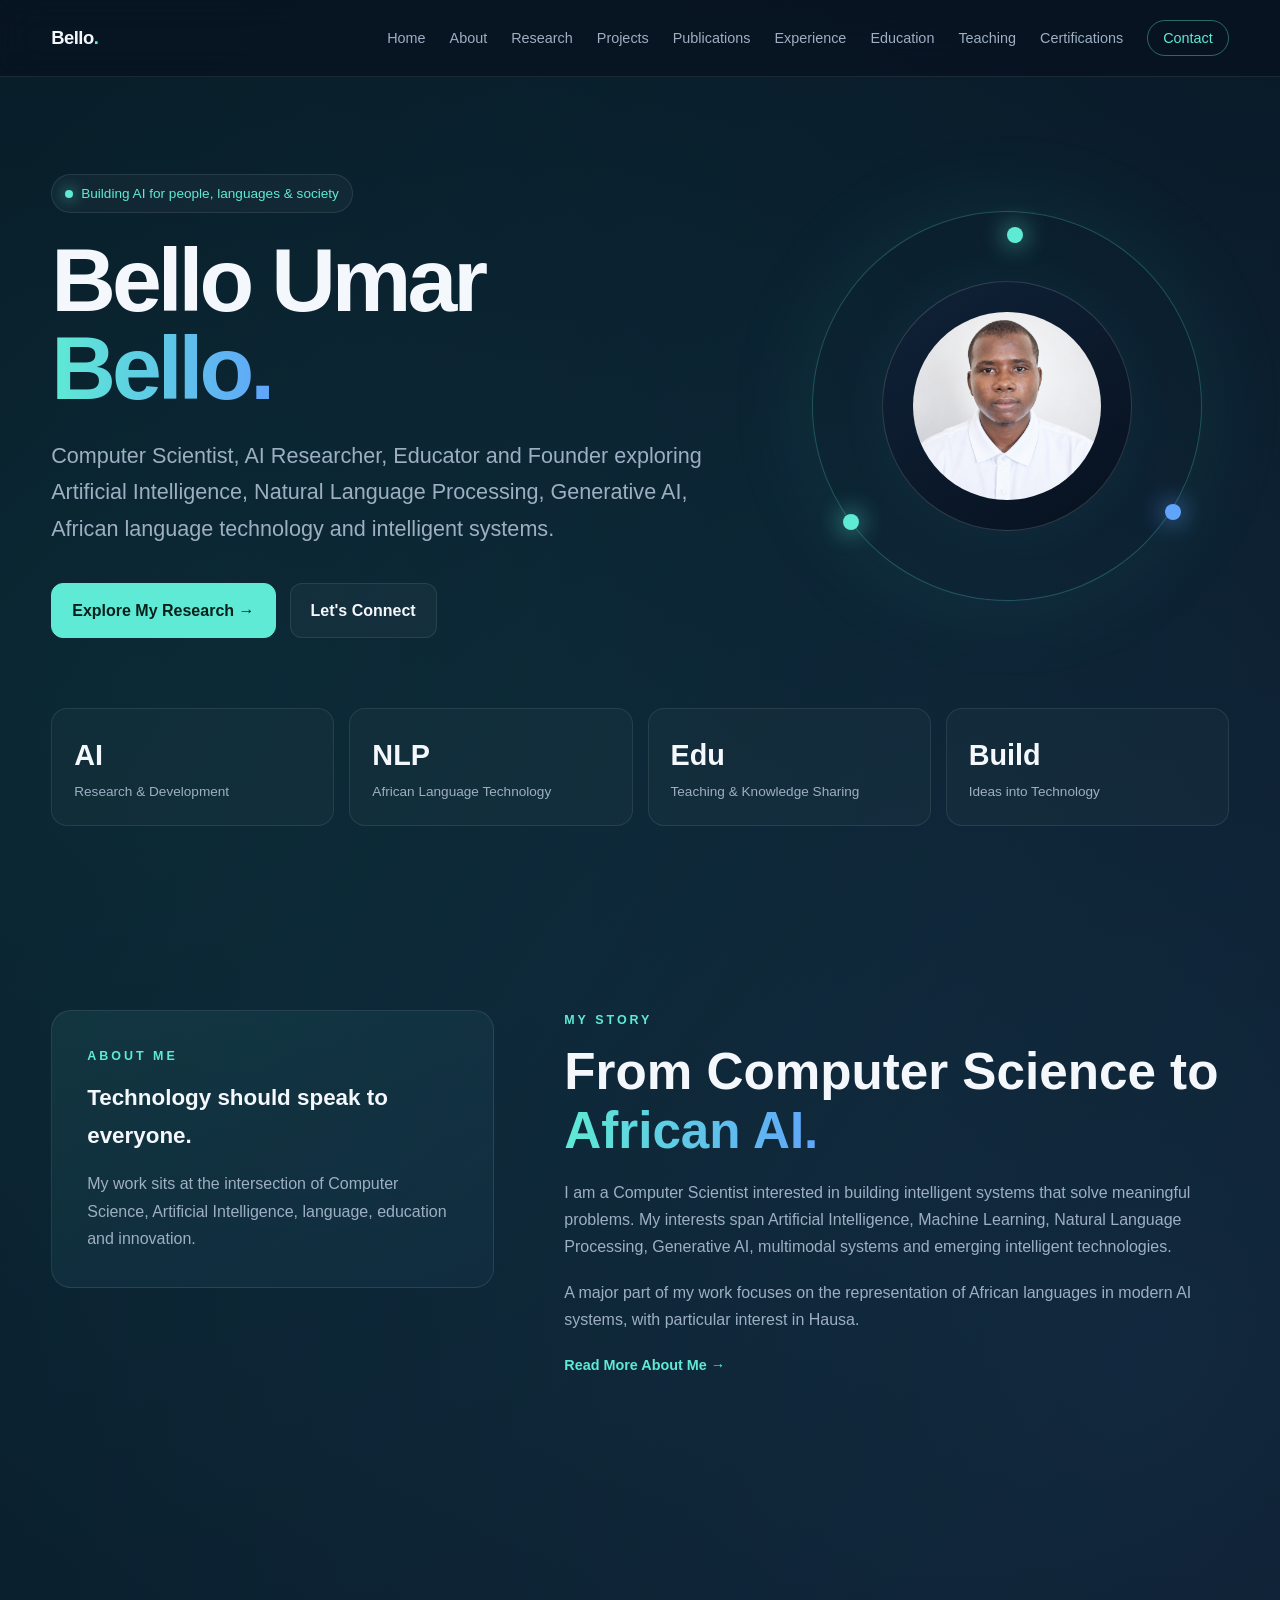
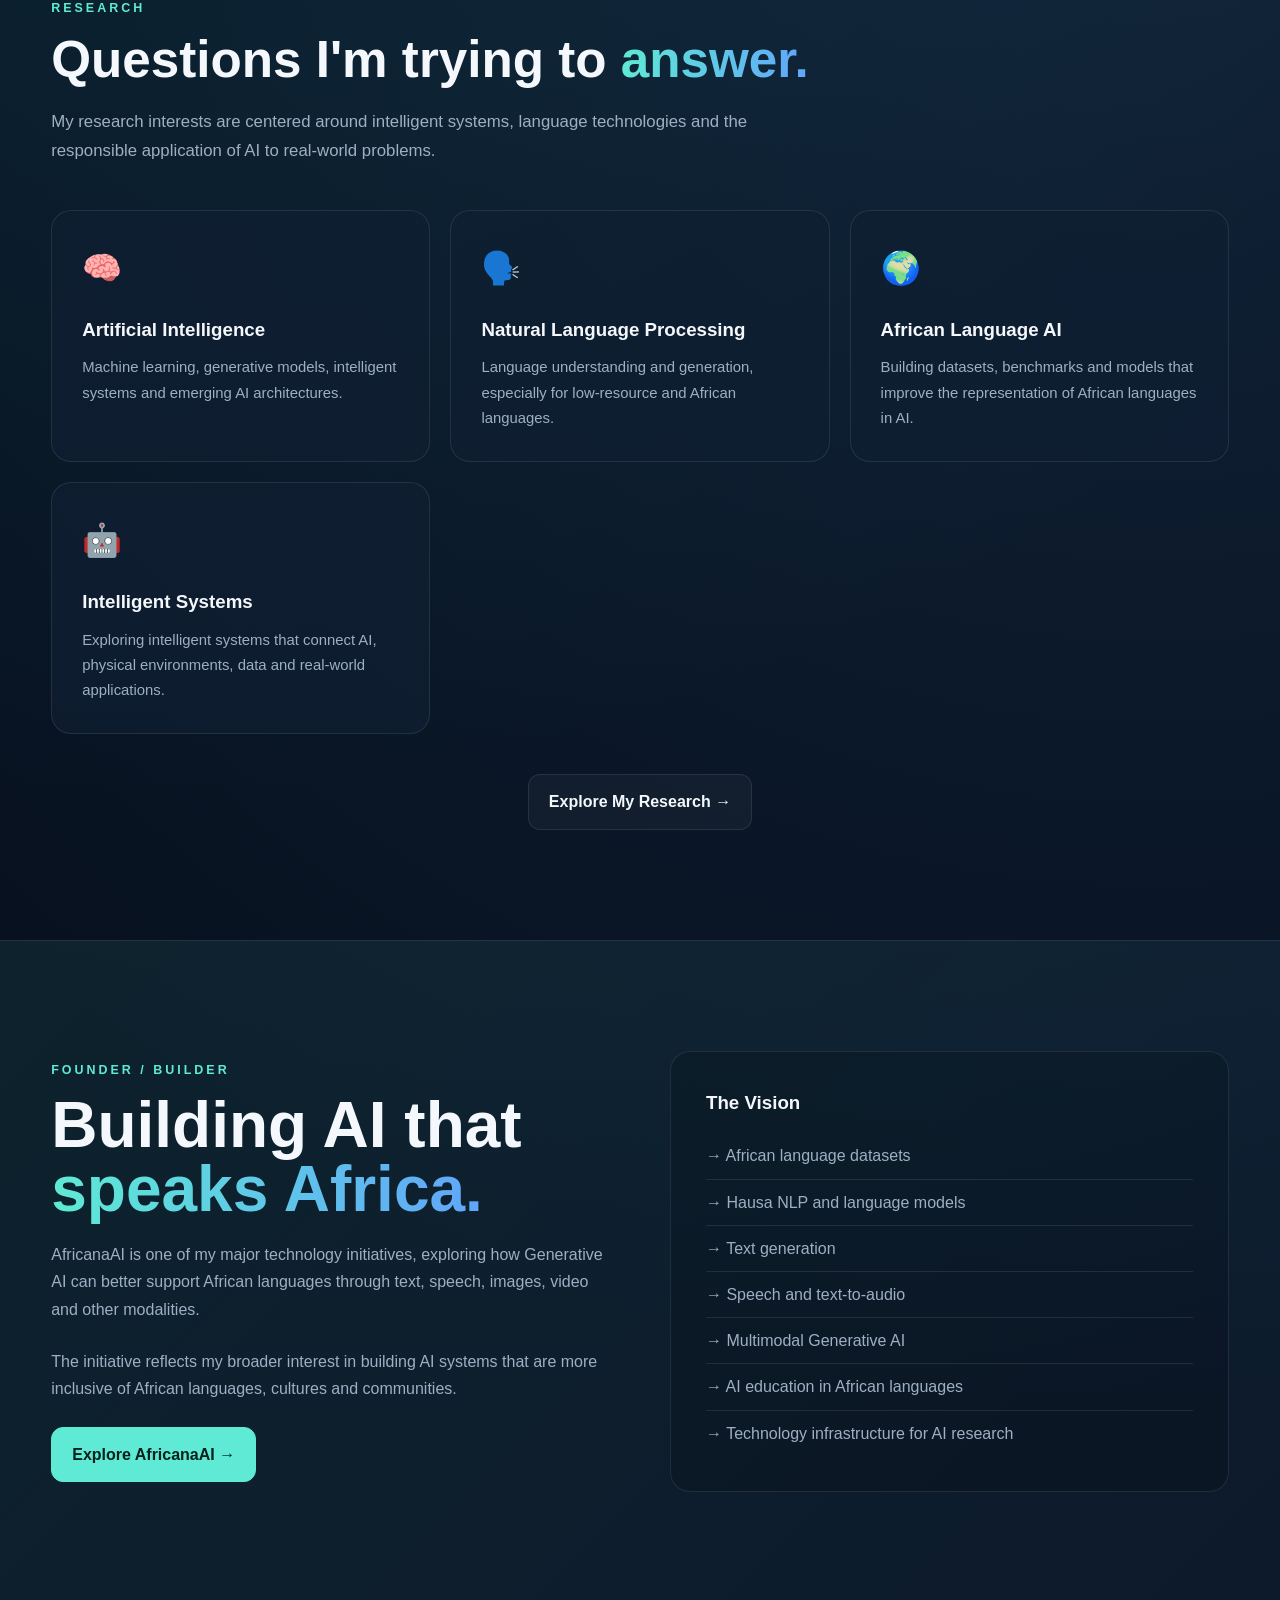
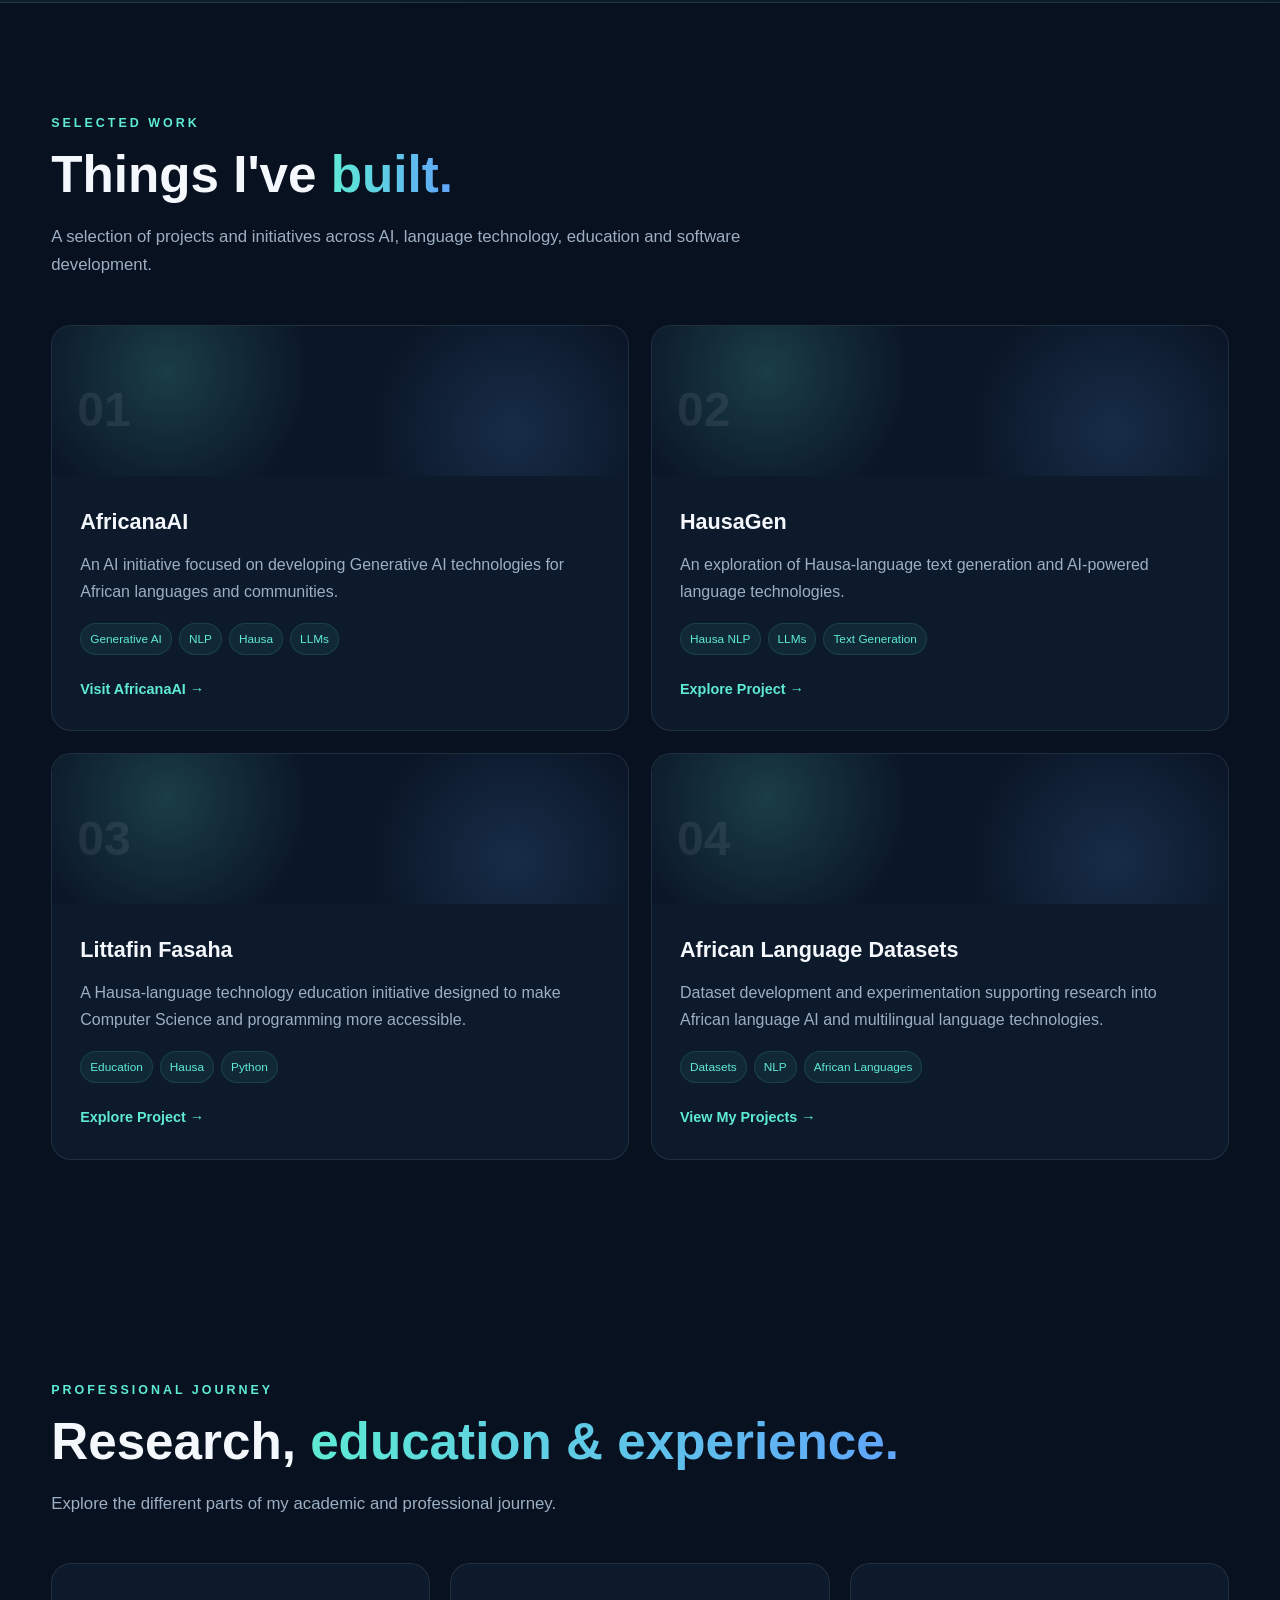
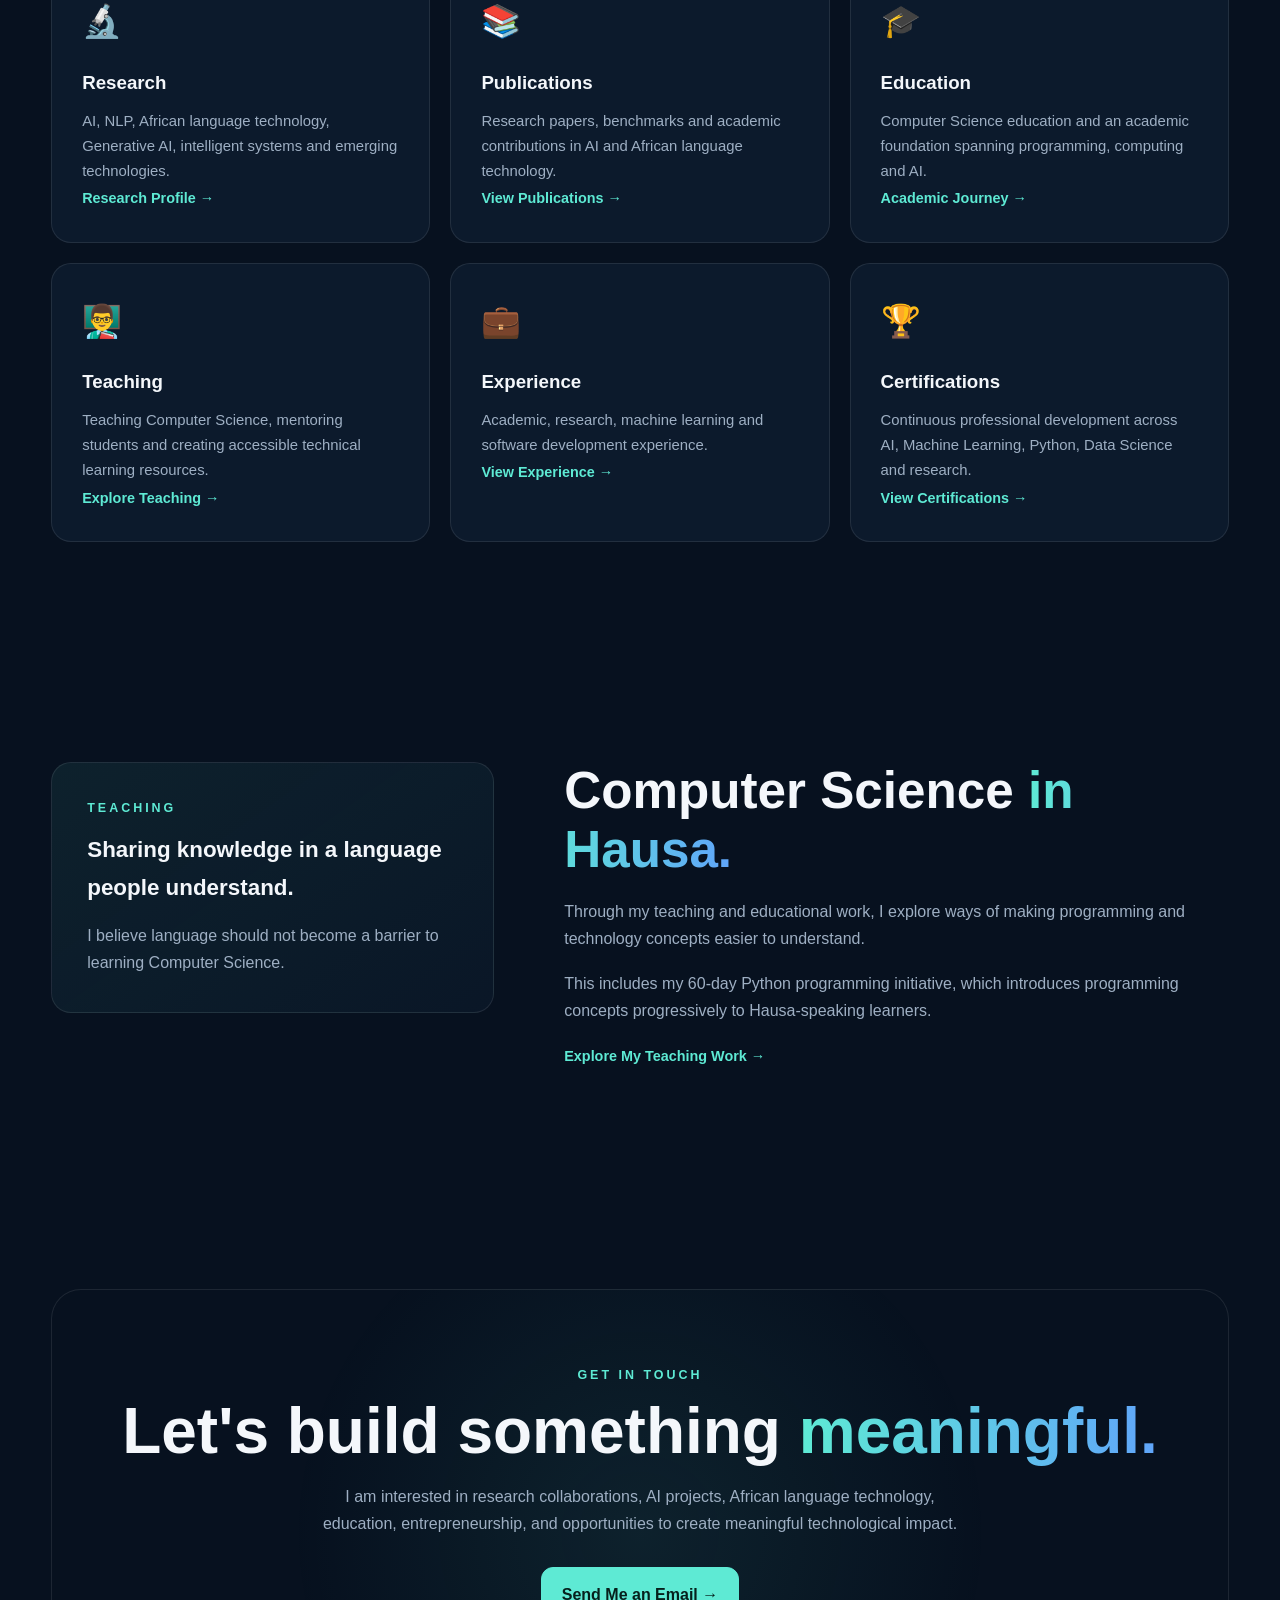
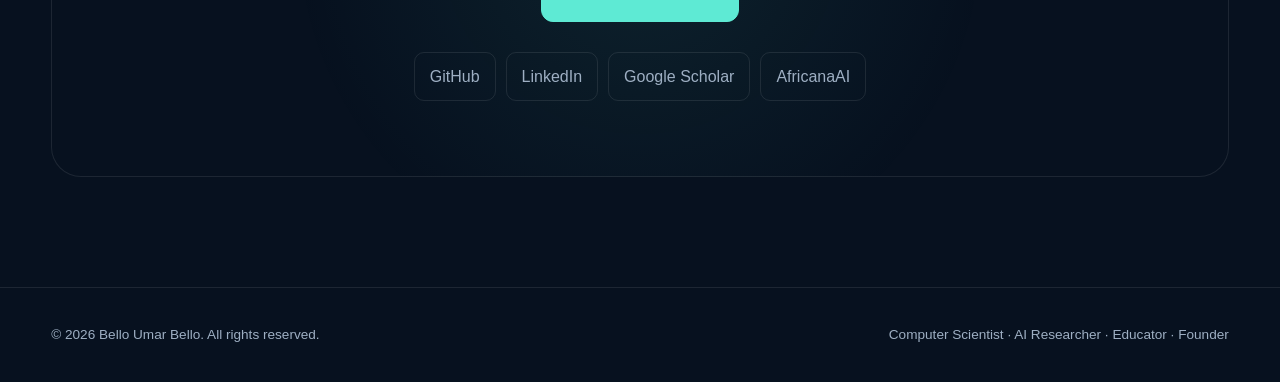
<file: index.html>
<!DOCTYPE html>
<html lang="en">

<head>

    <meta charset="UTF-8">
    <meta name="viewport" content="width=device-width, initial-scale=1.0">

    <title>Bello Umar Bello | Computer Scientist & AI Researcher</title>

    <meta
        name="description"
        content="Bello Umar Bello — Computer Scientist, AI Researcher, Educator and Founder working on Artificial Intelligence, African Language AI, NLP, Generative AI and intelligent systems."
    >

    <meta name="author" content="Bello Umar Bello">

    <link rel="stylesheet" href="css/style.css">

</head>


<body>


<!-- =========================================================
     NAVIGATION
========================================================= -->

<header>

    <nav class="container">

        <a href="index.html" class="logo">
            Bello<span>.</span>
        </a>


        <button
            class="menu-toggle"
            id="menuToggle"
            aria-label="Open navigation menu"
        >
            ☰
        </button>


        <ul class="nav-links" id="navLinks">

            <li>
                <a href="index.html">Home</a>
            </li>

            <li>
                <a href="about.html">About</a>
            </li>

            <li>
                <a href="research.html">Research</a>
            </li>

            <li>
                <a href="projects.html">Projects</a>
            </li>

            <li>
                <a href="publications.html">Publications</a>
            </li>

            <li>
                <a href="experience.html">Experience</a>
            </li>

            <li>
                <a href="education.html">Education</a>
            </li>

            <li>
                <a href="teaching.html">Teaching</a>
            </li>

            <li>
                <a href="certifications.html">Certifications</a>
            </li>

            <li>
                <a href="contact.html" class="nav-button">
                    Contact
                </a>
            </li>

        </ul>

    </nav>

</header>



<main>


<!-- =========================================================
     HERO
========================================================= -->

<section class="hero">

    <div class="container">

        <div class="hero-grid">


            <!-- HERO TEXT -->

            <div class="reveal">

                <div class="hero-kicker">

                    <span class="status-dot"></span>

                    Building AI for people, languages &amp; society

                </div>


                <h1>

                    Bello Umar

                    <span class="gradient-text">
                        Bello.
                    </span>

                </h1>


                <p class="hero-subtitle">

                    Computer Scientist, AI Researcher, Educator and Founder
                    exploring Artificial Intelligence, Natural Language
                    Processing, Generative AI, African language technology
                    and intelligent systems.

                </p>


                <div class="hero-buttons">

                    <a
                        href="research.html"
                        class="btn btn-primary"
                    >
                        Explore My Research →
                    </a>


                    <a
                        href="contact.html"
                        class="btn btn-secondary"
                    >
                        Let's Connect
                    </a>

                </div>


            </div>



            <!-- PROFILE -->

            <div class="hero-card reveal floating">

                <div class="profile-orbit">

                    <span class="orbit-dot orbit-one"></span>
                    <span class="orbit-dot orbit-two"></span>
                    <span class="orbit-dot orbit-three"></span>


                    <div class="profile-inner">

                        <img
                            src="founder.png"
                            alt="Bello Umar Bello"
                            class="profile-photo"
                        >

                    </div>

                </div>

            </div>


        </div>



        <!-- HERO STATS -->

        <div class="stats reveal">

            <div class="stat">

                <div class="stat-number">
                    AI
                </div>

                <div class="stat-label">
                    Research &amp; Development
                </div>

            </div>


            <div class="stat">

                <div class="stat-number">
                    NLP
                </div>

                <div class="stat-label">
                    African Language Technology
                </div>

            </div>


            <div class="stat">

                <div class="stat-number">
                    Edu
                </div>

                <div class="stat-label">
                    Teaching &amp; Knowledge Sharing
                </div>

            </div>


            <div class="stat">

                <div class="stat-number">
                    Build
                </div>

                <div class="stat-label">
                    Ideas into Technology
                </div>

            </div>

        </div>


    </div>

</section>



<!-- =========================================================
     ABOUT
========================================================= -->

<section class="section">

    <div class="container">

        <div class="about-grid">


            <div class="about-highlight reveal">

                <div class="section-label">
                    About Me
                </div>


                <h3>
                    Technology should speak to everyone.
                </h3>


                <p>

                    My work sits at the intersection of Computer Science,
                    Artificial Intelligence, language, education and
                    innovation.

                </p>


            </div>



            <div class="about-text reveal">

                <div class="section-label">
                    My Story
                </div>


                <h2 class="section-title">

                    From Computer Science to

                    <span class="gradient-text">
                        African AI.
                    </span>

                </h2>


                <p>

                    I am a Computer Scientist interested in building
                    intelligent systems that solve meaningful problems.
                    My interests span Artificial Intelligence, Machine
                    Learning, Natural Language Processing, Generative AI,
                    multimodal systems and emerging intelligent technologies.

                </p>


                <p>

                    A major part of my work focuses on the representation
                    of African languages in modern AI systems, with
                    particular interest in Hausa.

                </p>


                <a
                    href="about.html"
                    class="project-link"
                >
                    Read More About Me →
                </a>


            </div>


        </div>

    </div>

</section>



<!-- =========================================================
     RESEARCH
========================================================= -->

<section class="section">

    <div class="container">


        <div class="reveal">

            <div class="section-label">
                Research
            </div>


            <h2 class="section-title">

                Questions I'm trying to

                <span class="gradient-text">
                    answer.
                </span>

            </h2>


            <p class="section-intro">

                My research interests are centered around intelligent
                systems, language technologies and the responsible
                application of AI to real-world problems.

            </p>

        </div>



        <div class="research-grid">


            <article class="research-card reveal">

                <div class="research-icon">
                    🧠
                </div>

                <h3>
                    Artificial Intelligence
                </h3>

                <p>

                    Machine learning, generative models, intelligent
                    systems and emerging AI architectures.

                </p>

            </article>



            <article class="research-card reveal">

                <div class="research-icon">
                    🗣️
                </div>

                <h3>
                    Natural Language Processing
                </h3>

                <p>

                    Language understanding and generation, especially
                    for low-resource and African languages.

                </p>

            </article>



            <article class="research-card reveal">

                <div class="research-icon">
                    🌍
                </div>

                <h3>
                    African Language AI
                </h3>

                <p>

                    Building datasets, benchmarks and models that improve
                    the representation of African languages in AI.

                </p>

            </article>



            <article class="research-card reveal">

                <div class="research-icon">
                    🤖
                </div>

                <h3>
                    Intelligent Systems
                </h3>

                <p>

                    Exploring intelligent systems that connect AI,
                    physical environments, data and real-world applications.

                </p>

            </article>



        </div>


        <div
            class="hero-buttons reveal"
            style="justify-content:center; margin-top:40px;"
        >

            <a
                href="research.html"
                class="btn btn-secondary"
            >
                Explore My Research →
            </a>

        </div>


    </div>

</section>



<!-- =========================================================
     AFRICANAAI
========================================================= -->

<section class="section africana">

    <div class="container">

        <div class="africana-grid">


            <div class="reveal">

                <div class="section-label">
                    Founder / Builder
                </div>


                <h2 class="africana-title">

                    Building AI that

                    <span class="gradient-text">
                        speaks Africa.
                    </span>

                </h2>


                <p>

                    AfricanaAI is one of my major technology initiatives,
                    exploring how Generative AI can better support African
                    languages through text, speech, images, video and
                    other modalities.

                </p>


                <p>

                    The initiative reflects my broader interest in building
                    AI systems that are more inclusive of African languages,
                    cultures and communities.

                </p>


                <a
                    href="https://africanaai.com/"
                    target="_blank"
                    rel="noopener noreferrer"
                    class="btn btn-primary"
                >
                    Explore AfricanaAI →
                </a>


            </div>



            <div class="vision-box reveal">

                <h3>
                    The Vision
                </h3>


                <ul>

                    <li>
                        → African language datasets
                    </li>

                    <li>
                        → Hausa NLP and language models
                    </li>

                    <li>
                        → Text generation
                    </li>

                    <li>
                        → Speech and text-to-audio
                    </li>

                    <li>
                        → Multimodal Generative AI
                    </li>

                    <li>
                        → AI education in African languages
                    </li>

                    <li>
                        → Technology infrastructure for AI research
                    </li>

                </ul>

            </div>


        </div>

    </div>

</section>



<!-- =========================================================
     SELECTED PROJECTS
========================================================= -->

<section class="section">

    <div class="container">


        <div class="reveal">

            <div class="section-label">
                Selected Work
            </div>


            <h2 class="section-title">

                Things I've

                <span class="gradient-text">
                    built.
                </span>

            </h2>


            <p class="section-intro">

                A selection of projects and initiatives across AI,
                language technology, education and software development.

            </p>

        </div>



        <div class="projects-grid">


            <article class="project-card reveal">

                <div class="project-top">

                    <div class="project-number">
                        01
                    </div>

                </div>


                <div class="project-content">

                    <h3>
                        AfricanaAI
                    </h3>


                    <p>

                        An AI initiative focused on developing Generative
                        AI technologies for African languages and communities.

                    </p>


                    <div class="tags">

                        <span class="tag">
                            Generative AI
                        </span>

                        <span class="tag">
                            NLP
                        </span>

                        <span class="tag">
                            Hausa
                        </span>

                        <span class="tag">
                            LLMs
                        </span>

                    </div>


                    <a
                        class="project-link"
                        href="https://africanaai.com/"
                        target="_blank"
                        rel="noopener noreferrer"
                    >
                        Visit AfricanaAI →
                    </a>

                </div>

            </article>



            <article class="project-card reveal">

                <div class="project-top">

                    <div class="project-number">
                        02
                    </div>

                </div>


                <div class="project-content">

                    <h3>
                        HausaGen
                    </h3>


                    <p>

                        An exploration of Hausa-language text generation
                        and AI-powered language technologies.

                    </p>


                    <div class="tags">

                        <span class="tag">
                            Hausa NLP
                        </span>

                        <span class="tag">
                            LLMs
                        </span>

                        <span class="tag">
                            Text Generation
                        </span>

                    </div>


                    <a
                        class="project-link"
                        href="projects.html"
                    >
                        Explore Project →
                    </a>

                </div>

            </article>



            <article class="project-card reveal">

                <div class="project-top">

                    <div class="project-number">
                        03
                    </div>

                </div>


                <div class="project-content">

                    <h3>
                        Littafin Fasaha
                    </h3>


                    <p>

                        A Hausa-language technology education initiative
                        designed to make Computer Science and programming
                        more accessible.

                    </p>


                    <div class="tags">

                        <span class="tag">
                            Education
                        </span>

                        <span class="tag">
                            Hausa
                        </span>

                        <span class="tag">
                            Python
                        </span>

                    </div>


                    <a
                        class="project-link"
                        href="projects.html"
                    >
                        Explore Project →
                    </a>

                </div>

            </article>



            <article class="project-card reveal">

                <div class="project-top">

                    <div class="project-number">
                        04
                    </div>

                </div>


                <div class="project-content">

                    <h3>
                        African Language Datasets
                    </h3>


                    <p>

                        Dataset development and experimentation supporting
                        research into African language AI and multilingual
                        language technologies.

                    </p>


                    <div class="tags">

                        <span class="tag">
                            Datasets
                        </span>

                        <span class="tag">
                            NLP
                        </span>

                        <span class="tag">
                            African Languages
                        </span>

                    </div>


                    <a
                        class="project-link"
                        href="projects.html"
                    >
                        View My Projects →
                    </a>

                </div>

            </article>


        </div>


    </div>

</section>



<!-- =========================================================
     PROFESSIONAL HIGHLIGHTS
========================================================= -->

<section class="section">

    <div class="container">


        <div class="reveal">

            <div class="section-label">
                Professional Journey
            </div>


            <h2 class="section-title">

                Research,

                <span class="gradient-text">
                    education &amp; experience.
                </span>

            </h2>


            <p class="section-intro">

                Explore the different parts of my academic and
                professional journey.

            </p>

        </div>



        <div class="research-grid">


            <article class="research-card reveal">

                <div class="research-icon">
                    🔬
                </div>


                <h3>
                    Research
                </h3>


                <p>

                    AI, NLP, African language technology, Generative AI,
                    intelligent systems and emerging technologies.

                </p>


                <a
                    href="research.html"
                    class="project-link"
                >
                    Research Profile →
                </a>

            </article>



            <article class="research-card reveal">

                <div class="research-icon">
                    📚
                </div>


                <h3>
                    Publications
                </h3>


                <p>

                    Research papers, benchmarks and academic contributions
                    in AI and African language technology.

                </p>


                <a
                    href="publications.html"
                    class="project-link"
                >
                    View Publications →
                </a>

            </article>



            <article class="research-card reveal">

                <div class="research-icon">
                    🎓
                </div>


                <h3>
                    Education
                </h3>


                <p>

                    Computer Science education and an academic foundation
                    spanning programming, computing and AI.

                </p>


                <a
                    href="education.html"
                    class="project-link"
                >
                    Academic Journey →
                </a>

            </article>



            <article class="research-card reveal">

                <div class="research-icon">
                    👨‍🏫
                </div>


                <h3>
                    Teaching
                </h3>


                <p>

                    Teaching Computer Science, mentoring students and
                    creating accessible technical learning resources.

                </p>


                <a
                    href="teaching.html"
                    class="project-link"
                >
                    Explore Teaching →
                </a>

            </article>



            <article class="research-card reveal">

                <div class="research-icon">
                    💼
                </div>


                <h3>
                    Experience
                </h3>


                <p>

                    Academic, research, machine learning and software
                    development experience.

                </p>


                <a
                    href="experience.html"
                    class="project-link"
                >
                    View Experience →
                </a>

            </article>



            <article class="research-card reveal">

                <div class="research-icon">
                    🏆
                </div>


                <h3>
                    Certifications
                </h3>


                <p>

                    Continuous professional development across AI,
                    Machine Learning, Python, Data Science and research.

                </p>


                <a
                    href="certifications.html"
                    class="project-link"
                >
                    View Certifications →
                </a>

            </article>


        </div>


    </div>

</section>



<!-- =========================================================
     TEACHING
========================================================= -->

<section class="section">

    <div class="container">

        <div class="about-grid">


            <div class="about-highlight reveal">

                <div class="section-label">
                    Teaching
                </div>


                <h3>
                    Sharing knowledge in a language people understand.
                </h3>


                <p>

                    I believe language should not become a barrier
                    to learning Computer Science.

                </p>

            </div>



            <div class="about-text reveal">

                <h2 class="section-title">

                    Computer Science

                    <span class="gradient-text">
                        in Hausa.
                    </span>

                </h2>


                <p>

                    Through my teaching and educational work, I explore
                    ways of making programming and technology concepts
                    easier to understand.

                </p>


                <p>

                    This includes my 60-day Python programming initiative,
                    which introduces programming concepts progressively
                    to Hausa-speaking learners.

                </p>


                <a
                    href="teaching.html"
                    class="project-link"
                >
                    Explore My Teaching Work →
                </a>

            </div>


        </div>

    </div>

</section>



<!-- =========================================================
     CONTACT
========================================================= -->

<section class="section">

    <div class="container">


        <div class="contact-box reveal">


            <div class="section-label">
                Get In Touch
            </div>


            <h2>

                Let's build something

                <span class="gradient-text">
                    meaningful.
                </span>

            </h2>


            <p>

                I am interested in research collaborations, AI projects,
                African language technology, education, entrepreneurship,
                and opportunities to create meaningful technological
                impact.

            </p>


            <a
                href="mailto:bubello.csc@futb.edu.ng"
                class="btn btn-primary"
            >
                Send Me an Email →
            </a>



            <div class="socials">


                <a
                    class="social"
                    href="https://github.com/buby3090"
                    target="_blank"
                    rel="noopener noreferrer"
                >
                    GitHub
                </a>


                <a
                    class="social"
                    href="https://linkedin.com/in/bello.bello.umar"
                    target="_blank"
                    rel="noopener noreferrer"
                >
                    LinkedIn
                </a>


                <a
                    class="social"
                    href="https://scholar.google.com/citations?user=BJb_wOUAAAAJ&hl=en"
                    target="_blank"
                    rel="noopener noreferrer"
                >
                    Google Scholar
                </a>


                <a
                    class="social"
                    href="https://africanaai.com/"
                    target="_blank"
                    rel="noopener noreferrer"
                >
                    AfricanaAI
                </a>


            </div>


        </div>

    </div>

</section>


</main>



<!-- =========================================================
     FOOTER
========================================================= -->

<footer>

    <div class="container">

        <div class="footer-inner">


            <div>

                © <span id="year"></span>
                Bello Umar Bello.
                All rights reserved.

            </div>


            <div>

                Computer Scientist · AI Researcher · Educator · Founder

            </div>


        </div>

    </div>

</footer>



<script src="js/script.js"></script>

</body>

</html>
</file>
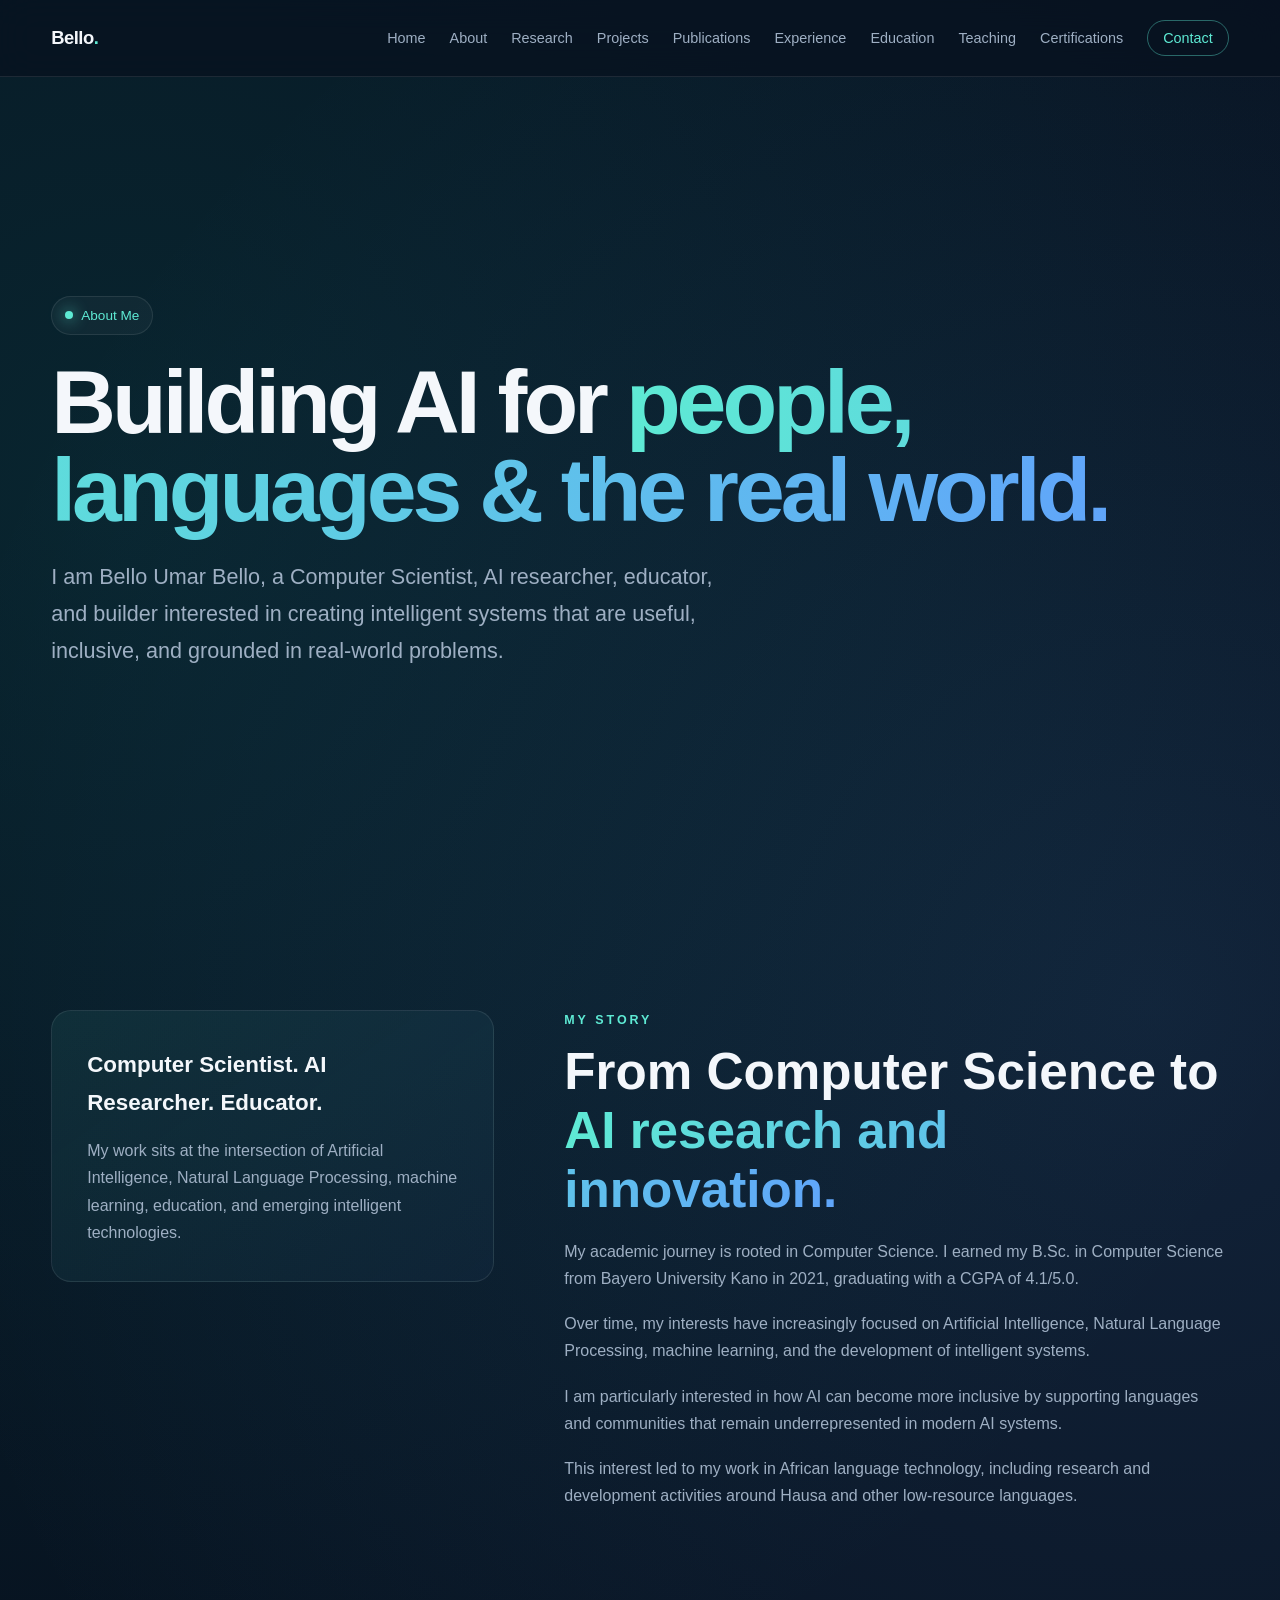
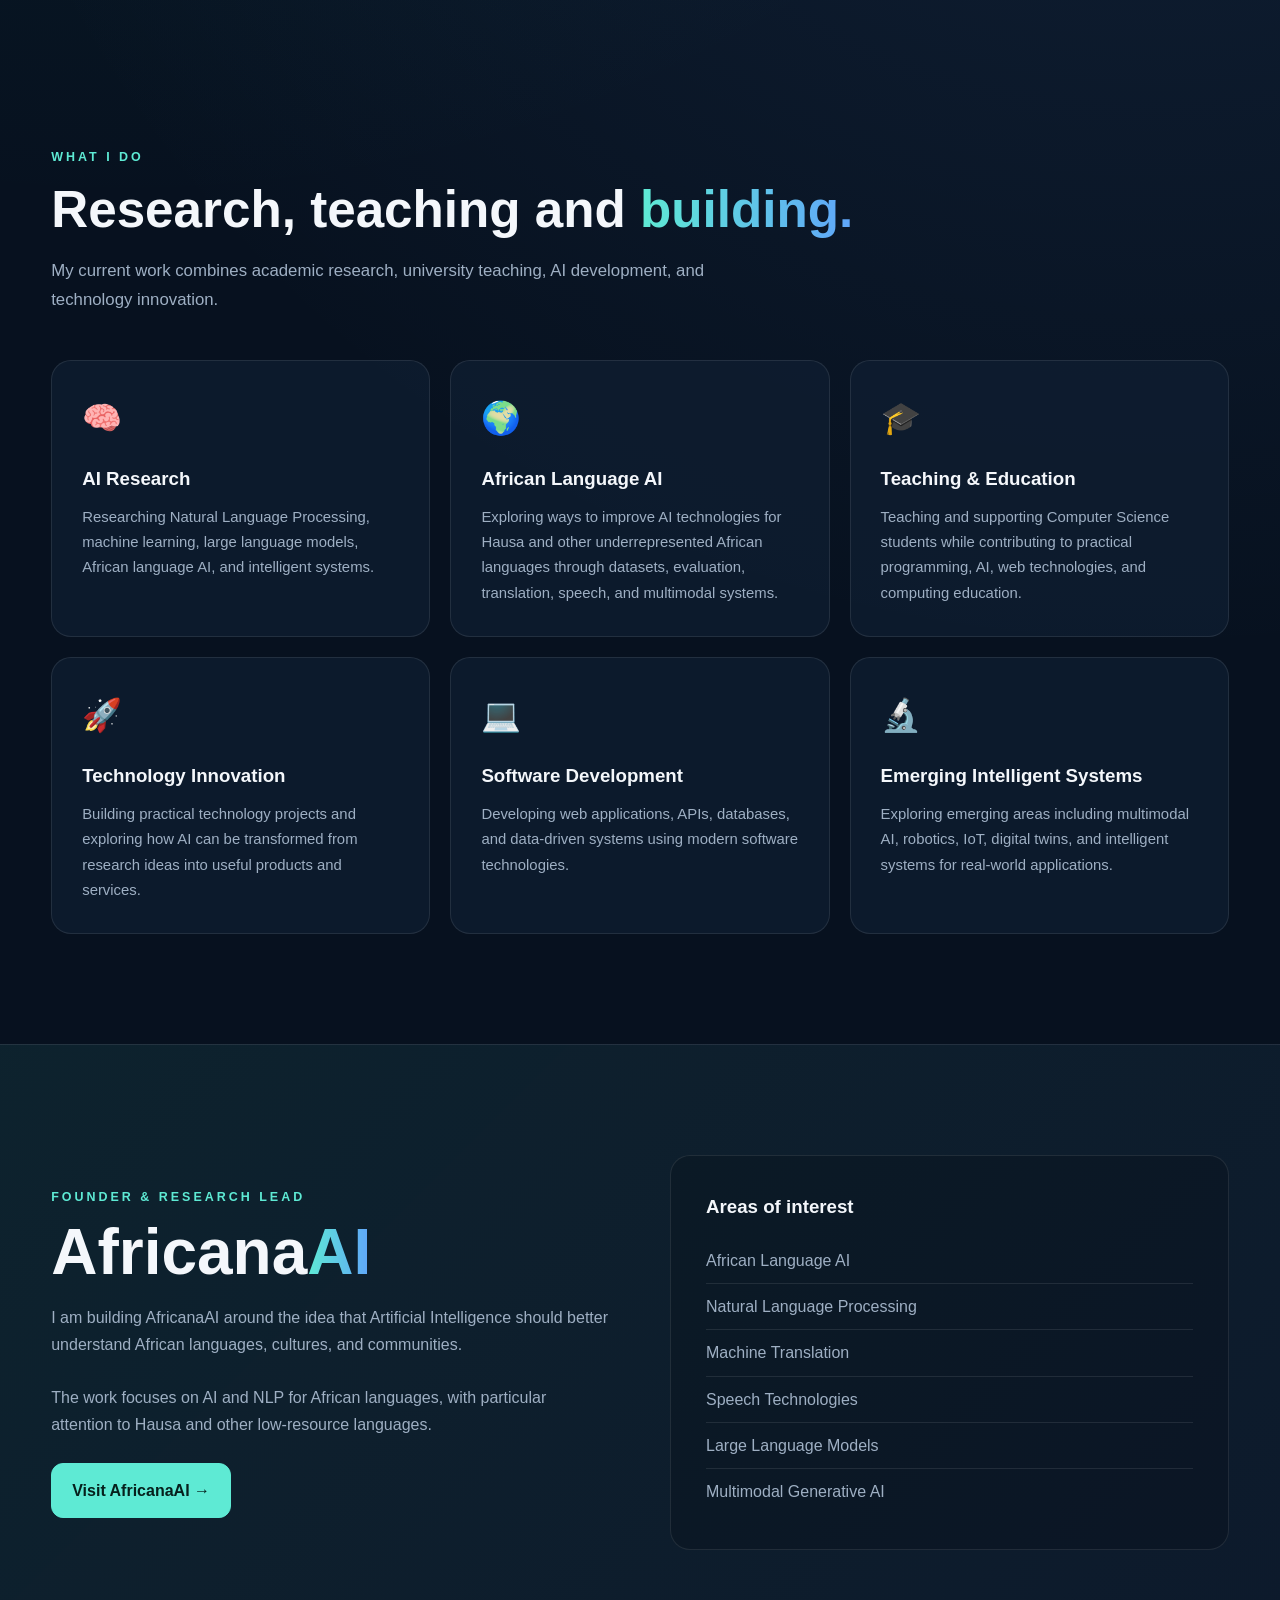
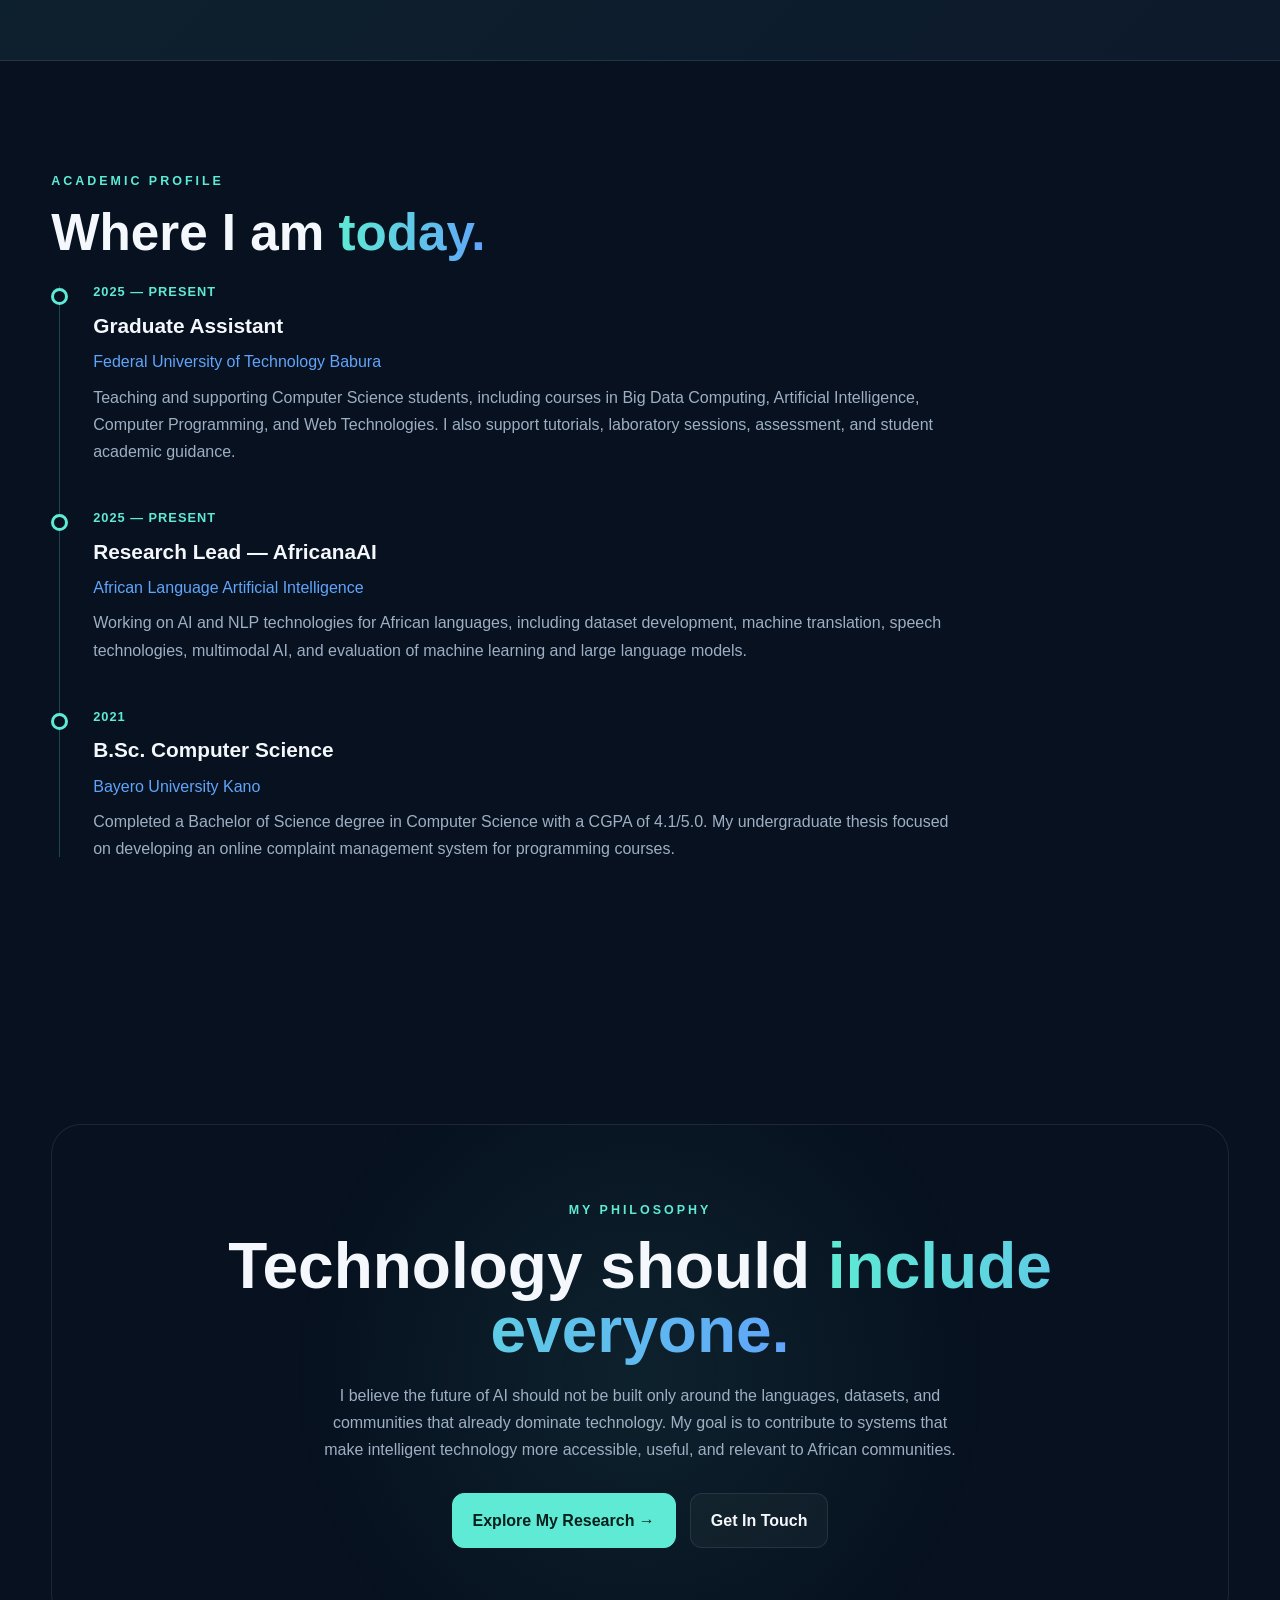
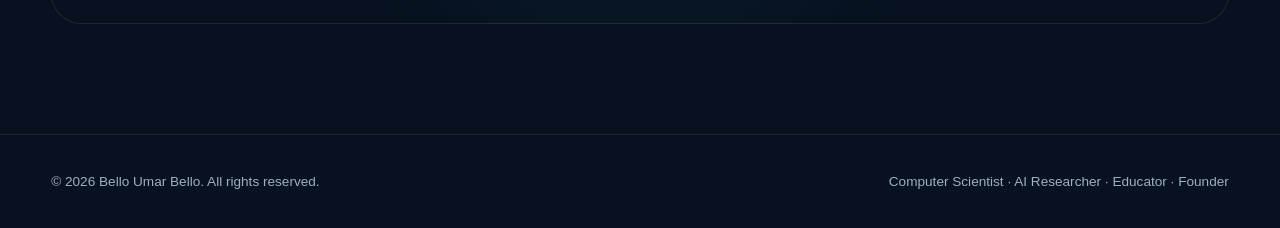
<file: about.html>
<!DOCTYPE html>
<html lang="en">
<head>
    <meta charset="UTF-8">
    <meta name="viewport" content="width=device-width, initial-scale=1.0">

    <title>About | Bello Umar Bello</title>

    <meta
        name="description"
        content="About Bello Umar Bello — Computer Scientist, AI Researcher, Educator, and Founder working on AI, NLP, African language technology, and intelligent systems."
    >

    <meta name="author" content="Bello Umar Bello">

    <link rel="stylesheet" href="css/style.css">
</head>

<body>

    <!-- =========================
         NAVIGATION
    ========================== -->

    <header>
        <nav class="container">

            <a href="index.html" class="logo">
                Bello<span>.</span>
            </a>

            <button
                class="menu-toggle"
                id="menuToggle"
                aria-label="Open navigation menu"
            >
                ☰
            </button>

            <ul class="nav-links" id="navLinks">

                <li>
                    <a href="index.html">Home</a>
                </li>

                <li>
                    <a href="about.html">About</a>
                </li>

                <li>
                    <a href="research.html">Research</a>
                </li>

                <li>
                    <a href="projects.html">Projects</a>
                </li>

                <li>
                    <a href="publications.html">Publications</a>
                </li>

                <li>
                    <a href="experience.html">Experience</a>
                </li>

                <li>
                    <a href="education.html">Education</a>
                </li>

                <li>
                    <a href="teaching.html">Teaching</a>
                </li>

                 <li>
                   <a href="certifications.html">Certifications</a>
                 </li>
                <li>
                    <a href="contact.html" class="nav-button">
                        Contact
                    </a>
                </li>

            </ul>

        </nav>
    </header>


    <!-- =========================
         PAGE HERO
    ========================== -->

    <main>

        <section class="hero">

            <div class="container">

                <div class="hero-kicker">
                    <span class="status-dot"></span>
                    About Me
                </div>

                <h1>
                    Building AI for
                    <span class="gradient-text">
                        people, languages &amp; the real world.
                    </span>
                </h1>

                <p class="hero-subtitle">
                    I am Bello Umar Bello, a Computer Scientist, AI
                    researcher, educator, and builder interested in creating
                    intelligent systems that are useful, inclusive, and
                    grounded in real-world problems.
                </p>

            </div>

        </section>


        <!-- =========================
             INTRODUCTION
        ========================== -->

        <section class="section">

            <div class="container about-grid">

                <div class="about-highlight">

                    <h3>
                        Computer Scientist.
                        AI Researcher.
                        Educator.
                    </h3>

                    <p>
                        My work sits at the intersection of Artificial
                        Intelligence, Natural Language Processing,
                        machine learning, education, and emerging
                        intelligent technologies.
                    </p>

                </div>


                <div class="about-text">

                    <div class="section-label">
                        My Story
                    </div>

                    <h2 class="section-title">
                        From Computer Science to
                        <span class="gradient-text">
                            AI research and innovation.
                        </span>
                    </h2>

                    <p>
                        My academic journey is rooted in Computer Science.
                        I earned my B.Sc. in Computer Science from Bayero
                        University Kano in 2021, graduating with a CGPA of
                        4.1/5.0.
                    </p>

                    <p>
                        Over time, my interests have increasingly focused
                        on Artificial Intelligence, Natural Language
                        Processing, machine learning, and the development
                        of intelligent systems.
                    </p>

                    <p>
                        I am particularly interested in how AI can become
                        more inclusive by supporting languages and
                        communities that remain underrepresented in modern
                        AI systems.
                    </p>

                    <p>
                        This interest led to my work in African language
                        technology, including research and development
                        activities around Hausa and other low-resource
                        languages.
                    </p>

                </div>

            </div>

        </section>


        <!-- =========================
             CURRENT WORK
        ========================== -->

        <section class="section">

            <div class="container">

                <div class="section-label">
                    What I Do
                </div>

                <h2 class="section-title">
                    Research, teaching and
                    <span class="gradient-text">
                        building.
                    </span>
                </h2>

                <p class="section-intro">
                    My current work combines academic research, university
                    teaching, AI development, and technology innovation.
                </p>


                <div class="research-grid">

                    <article class="research-card reveal">

                        <div class="research-icon">
                            🧠
                        </div>

                        <h3>
                            AI Research
                        </h3>

                        <p>
                            Researching Natural Language Processing,
                            machine learning, large language models,
                            African language AI, and intelligent systems.
                        </p>

                    </article>


                    <article class="research-card reveal">

                        <div class="research-icon">
                            🌍
                        </div>

                        <h3>
                            African Language AI
                        </h3>

                        <p>
                            Exploring ways to improve AI technologies for
                            Hausa and other underrepresented African
                            languages through datasets, evaluation,
                            translation, speech, and multimodal systems.
                        </p>

                    </article>


                    <article class="research-card reveal">

                        <div class="research-icon">
                            🎓
                        </div>

                        <h3>
                            Teaching &amp; Education
                        </h3>

                        <p>
                            Teaching and supporting Computer Science
                            students while contributing to practical
                            programming, AI, web technologies, and
                            computing education.
                        </p>

                    </article>


                    <article class="research-card reveal">

                        <div class="research-icon">
                            🚀
                        </div>

                        <h3>
                            Technology Innovation
                        </h3>

                        <p>
                            Building practical technology projects and
                            exploring how AI can be transformed from
                            research ideas into useful products and
                            services.
                        </p>

                    </article>


                    <article class="research-card reveal">

                        <div class="research-icon">
                            💻
                        </div>

                        <h3>
                            Software Development
                        </h3>

                        <p>
                            Developing web applications, APIs, databases,
                            and data-driven systems using modern software
                            technologies.
                        </p>

                    </article>


                    <article class="research-card reveal">

                        <div class="research-icon">
                            🔬
                        </div>

                        <h3>
                            Emerging Intelligent Systems
                        </h3>

                        <p>
                            Exploring emerging areas including multimodal
                            AI, robotics, IoT, digital twins, and intelligent
                            systems for real-world applications.
                        </p>

                    </article>

                </div>

            </div>

        </section>


        <!-- =========================
             AFRICANAAI
        ========================== -->

        <section class="section africana">

            <div class="container africana-grid">

                <div>

                    <div class="section-label">
                        Founder &amp; Research Lead
                    </div>

                    <h2 class="africana-title">
                        Africana<span class="gradient-text">AI</span>
                    </h2>

                    <p>
                        I am building AfricanaAI around the idea that
                        Artificial Intelligence should better understand
                        African languages, cultures, and communities.
                    </p>

                    <p>
                        The work focuses on AI and NLP for African
                        languages, with particular attention to Hausa and
                        other low-resource languages.
                    </p>

                    <a
                        href="https://africanaai.com/"
                        target="_blank"
                        rel="noopener noreferrer"
                        class="btn btn-primary"
                    >
                        Visit AfricanaAI →
                    </a>

                </div>


                <div class="vision-box">

                    <h3>
                        Areas of interest
                    </h3>

                    <ul>

                        <li>
                            African Language AI
                        </li>

                        <li>
                            Natural Language Processing
                        </li>

                        <li>
                            Machine Translation
                        </li>

                        <li>
                            Speech Technologies
                        </li>

                        <li>
                            Large Language Models
                        </li>

                        <li>
                            Multimodal Generative AI
                        </li>

                    </ul>

                </div>

            </div>

        </section>


        <!-- =========================
             ACADEMIC PROFILE
        ========================== -->

        <section class="section">

            <div class="container">

                <div class="section-label">
                    Academic Profile
                </div>

                <h2 class="section-title">
                    Where I am
                    <span class="gradient-text">
                        today.
                    </span>
                </h2>

                <div class="timeline">

                    <div class="timeline-item reveal">

                        <div class="timeline-dot"></div>

                        <div class="timeline-date">
                            2025 — Present
                        </div>

                        <h3>
                            Graduate Assistant
                        </h3>

                        <h4>
                            Federal University of Technology Babura
                        </h4>

                        <p>
                            Teaching and supporting Computer Science
                            students, including courses in Big Data
                            Computing, Artificial Intelligence, Computer
                            Programming, and Web Technologies. I also
                            support tutorials, laboratory sessions,
                            assessment, and student academic guidance.
                        </p>

                    </div>


                    <div class="timeline-item reveal">

                        <div class="timeline-dot"></div>

                        <div class="timeline-date">
                            2025 — Present
                        </div>

                        <h3>
                            Research Lead — AfricanaAI
                        </h3>

                        <h4>
                            African Language Artificial Intelligence
                        </h4>

                        <p>
                            Working on AI and NLP technologies for African
                            languages, including dataset development,
                            machine translation, speech technologies,
                            multimodal AI, and evaluation of machine
                            learning and large language models.
                        </p>

                    </div>


                    <div class="timeline-item reveal">

                        <div class="timeline-dot"></div>

                        <div class="timeline-date">
                            2021
                        </div>

                        <h3>
                            B.Sc. Computer Science
                        </h3>

                        <h4>
                            Bayero University Kano
                        </h4>

                        <p>
                            Completed a Bachelor of Science degree in
                            Computer Science with a CGPA of 4.1/5.0.
                            My undergraduate thesis focused on developing
                            an online complaint management system for
                            programming courses.
                        </p>

                    </div>

                </div>

            </div>

        </section>


        <!-- =========================
             PERSONAL PHILOSOPHY
        ========================== -->

        <section class="section">

            <div class="container">

                <div class="contact-box">

                    <div class="section-label">
                        My Philosophy
                    </div>

                    <h2>
                        Technology should
                        <span class="gradient-text">
                            include everyone.
                        </span>
                    </h2>

                    <p>
                        I believe the future of AI should not be built only
                        around the languages, datasets, and communities that
                        already dominate technology. My goal is to contribute
                        to systems that make intelligent technology more
                        accessible, useful, and relevant to African
                        communities.
                    </p>

                    <div class="hero-buttons"
                         style="justify-content:center;">

                        <a
                            href="research.html"
                            class="btn btn-primary"
                        >
                            Explore My Research →
                        </a>

                        <a
                            href="contact.html"
                            class="btn btn-secondary"
                        >
                            Get In Touch
                        </a>

                    </div>

                </div>

            </div>

        </section>

    </main>


    <!-- =========================
         FOOTER
    ========================== -->

    <footer>

        <div class="container footer-inner">

            <div>
                © <span id="year"></span> Bello Umar Bello.
                All rights reserved.
            </div>

            <div>
                Computer Scientist · AI Researcher · Educator · Founder
            </div>

        </div>

    </footer>


    <script src="js/script.js"></script>

</body>
</html>
</file>
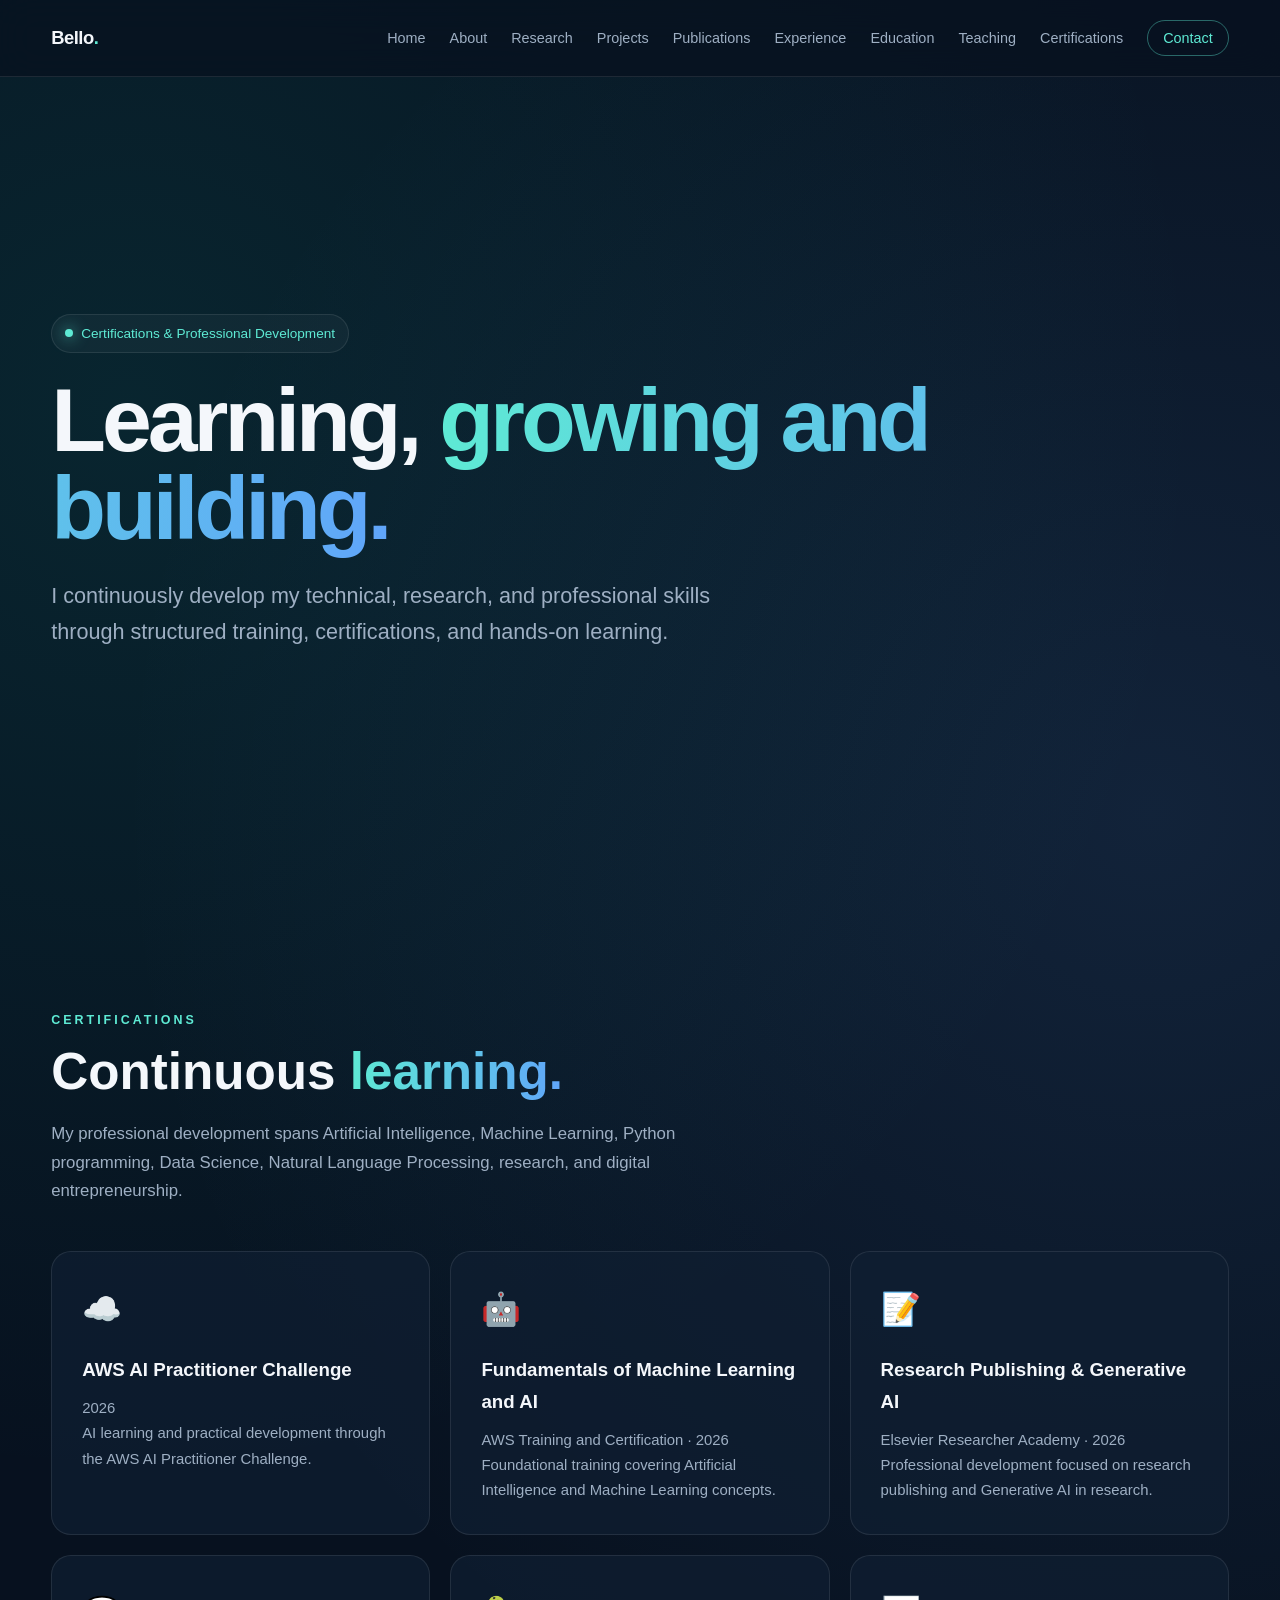
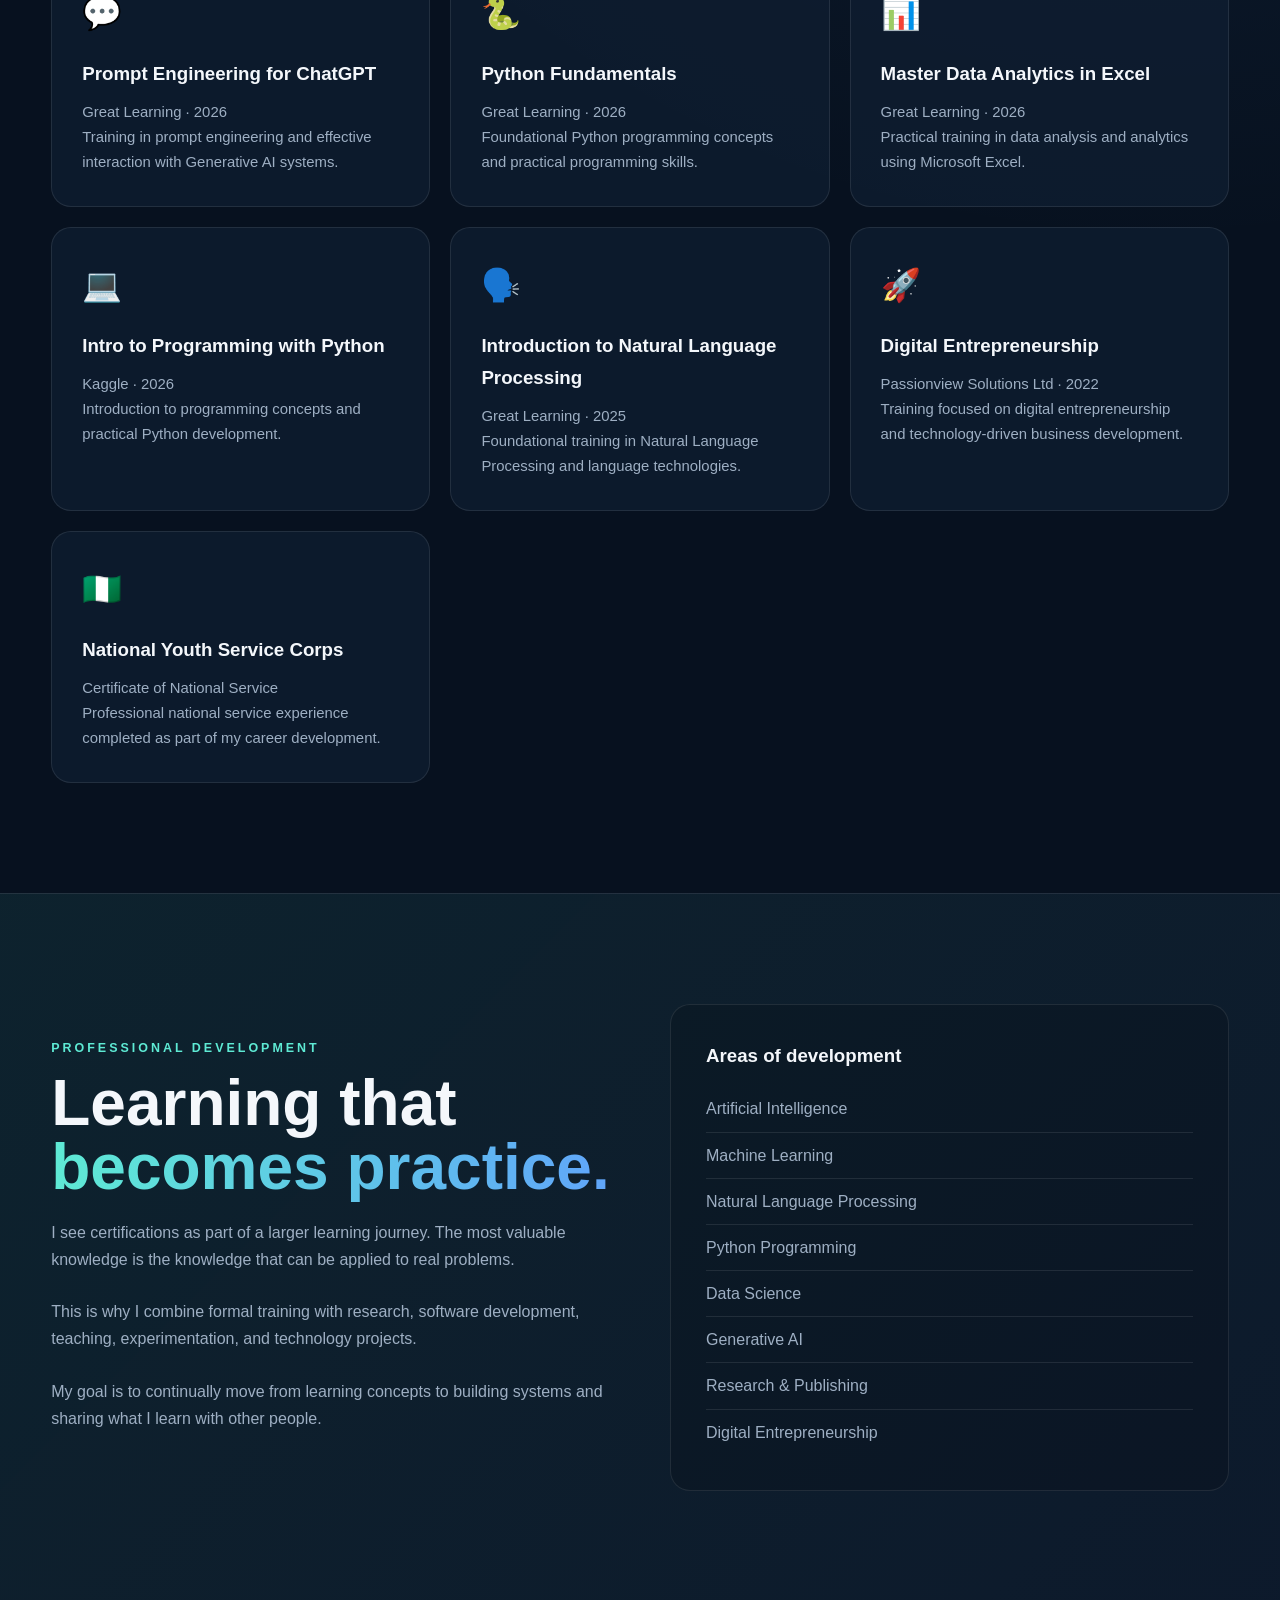
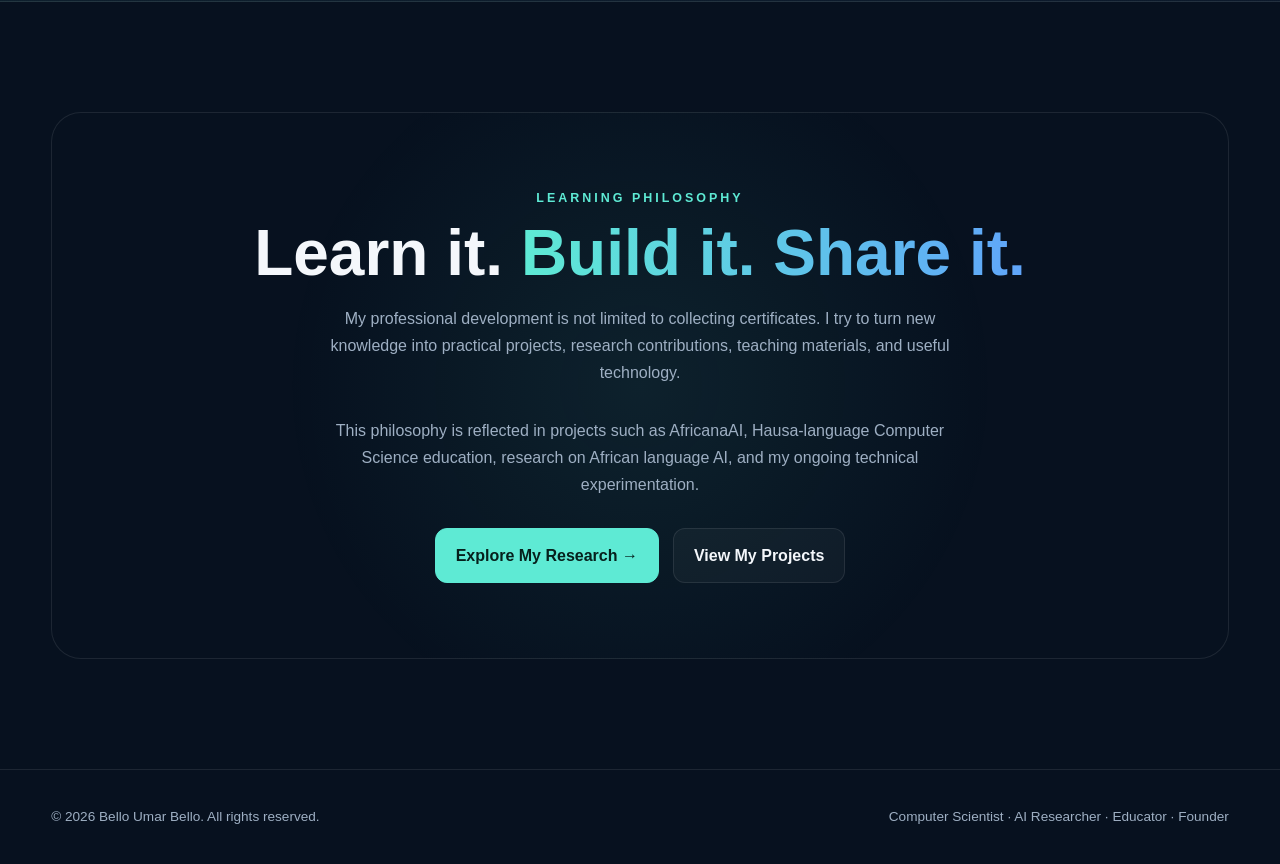
<file: certifications.html>
<!DOCTYPE html>
<html lang="en">

<head>

    <meta charset="UTF-8">
    <meta name="viewport" content="width=device-width, initial-scale=1.0">

    <title>Certifications | Bello Umar Bello</title>

    <meta
        name="description"
        content="Certifications and professional development of Bello Umar Bello."
    >

    <meta name="author" content="Bello Umar Bello">

    <link rel="stylesheet" href="css/style.css">

</head>


<body>


    <!-- =========================
         NAVIGATION
    ========================== -->

    <header>

        <nav class="container">

            <a href="index.html" class="logo">
                Bello<span>.</span>
            </a>


            <button
                class="menu-toggle"
                id="menuToggle"
                aria-label="Open navigation menu"
            >
                ☰
            </button>


            <ul class="nav-links" id="navLinks">

                <li>
                    <a href="index.html">Home</a>
                </li>

                <li>
                    <a href="about.html">About</a>
                </li>

                <li>
                    <a href="research.html">Research</a>
                </li>

                <li>
                    <a href="projects.html">Projects</a>
                </li>

                <li>
                    <a href="publications.html">Publications</a>
                </li>

                <li>
                    <a href="experience.html">Experience</a>
                </li>

                <li>
                    <a href="education.html">Education</a>
                </li>

                <li>
                    <a href="teaching.html">Teaching</a>
                </li>

                <li>
                    <a href="certifications.html">Certifications</a>
                </li>

                <li>
                    <a href="contact.html" class="nav-button">
                        Contact
                    </a>
                </li>

            </ul>

        </nav>

    </header>



    <main>


        <!-- =========================
             PAGE HERO
        ========================== -->

        <section class="hero">

            <div class="container">


                <div class="hero-kicker">

                    <span class="status-dot"></span>

                    Certifications &amp; Professional Development

                </div>


                <h1>

                    Learning,

                    <span class="gradient-text">
                        growing and building.
                    </span>

                </h1>


                <p class="hero-subtitle">

                    I continuously develop my technical, research, and
                    professional skills through structured training,
                    certifications, and hands-on learning.

                </p>


            </div>

        </section>



        <!-- =========================
             CERTIFICATIONS
        ========================== -->

        <section class="section">

            <div class="container">


                <div class="section-label">
                    Certifications
                </div>


                <h2 class="section-title">

                    Continuous

                    <span class="gradient-text">
                        learning.
                    </span>

                </h2>


                <p class="section-intro">

                    My professional development spans Artificial Intelligence,
                    Machine Learning, Python programming, Data Science,
                    Natural Language Processing, research, and digital
                    entrepreneurship.

                </p>



                <div class="research-grid">


                    <article class="research-card reveal">

                        <div class="research-icon">
                            ☁️
                        </div>

                        <h3>
                            AWS AI Practitioner Challenge
                        </h3>

                        <p>
                            2026
                        </p>

                        <p>
                            AI learning and practical development through
                            the AWS AI Practitioner Challenge.
                        </p>

                    </article>



                    <article class="research-card reveal">

                        <div class="research-icon">
                            🤖
                        </div>

                        <h3>
                            Fundamentals of Machine Learning and AI
                        </h3>

                        <p>
                            AWS Training and Certification · 2026
                        </p>

                        <p>
                            Foundational training covering Artificial
                            Intelligence and Machine Learning concepts.
                        </p>

                    </article>



                    <article class="research-card reveal">

                        <div class="research-icon">
                            📝
                        </div>

                        <h3>
                            Research Publishing &amp; Generative AI
                        </h3>

                        <p>
                            Elsevier Researcher Academy · 2026
                        </p>

                        <p>
                            Professional development focused on research
                            publishing and Generative AI in research.
                        </p>

                    </article>



                    <article class="research-card reveal">

                        <div class="research-icon">
                            💬
                        </div>

                        <h3>
                            Prompt Engineering for ChatGPT
                        </h3>

                        <p>
                            Great Learning · 2026
                        </p>

                        <p>
                            Training in prompt engineering and effective
                            interaction with Generative AI systems.
                        </p>

                    </article>



                    <article class="research-card reveal">

                        <div class="research-icon">
                            🐍
                        </div>

                        <h3>
                            Python Fundamentals
                        </h3>

                        <p>
                            Great Learning · 2026
                        </p>

                        <p>
                            Foundational Python programming concepts and
                            practical programming skills.
                        </p>

                    </article>



                    <article class="research-card reveal">

                        <div class="research-icon">
                            📊
                        </div>

                        <h3>
                            Master Data Analytics in Excel
                        </h3>

                        <p>
                            Great Learning · 2026
                        </p>

                        <p>
                            Practical training in data analysis and
                            analytics using Microsoft Excel.
                        </p>

                    </article>



                    <article class="research-card reveal">

                        <div class="research-icon">
                            💻
                        </div>

                        <h3>
                            Intro to Programming with Python
                        </h3>

                        <p>
                            Kaggle · 2026
                        </p>

                        <p>
                            Introduction to programming concepts and
                            practical Python development.
                        </p>

                    </article>



                    <article class="research-card reveal">

                        <div class="research-icon">
                            🗣️
                        </div>

                        <h3>
                            Introduction to Natural Language Processing
                        </h3>

                        <p>
                            Great Learning · 2025
                        </p>

                        <p>
                            Foundational training in Natural Language
                            Processing and language technologies.
                        </p>

                    </article>



                    <article class="research-card reveal">

                        <div class="research-icon">
                            🚀
                        </div>

                        <h3>
                            Digital Entrepreneurship
                        </h3>

                        <p>
                            Passionview Solutions Ltd · 2022
                        </p>

                        <p>
                            Training focused on digital entrepreneurship
                            and technology-driven business development.
                        </p>

                    </article>



                    <article class="research-card reveal">

                        <div class="research-icon">
                            🇳🇬
                        </div>

                        <h3>
                            National Youth Service Corps
                        </h3>

                        <p>
                            Certificate of National Service
                        </p>

                        <p>
                            Professional national service experience
                            completed as part of my career development.
                        </p>

                    </article>


                </div>

            </div>

        </section>



        <!-- =========================
             PROFESSIONAL DEVELOPMENT
        ========================== -->

        <section class="section africana">

            <div class="container africana-grid">


                <div>


                    <div class="section-label">
                        Professional Development
                    </div>


                    <h2 class="africana-title">

                        Learning that

                        <span class="gradient-text">
                            becomes practice.
                        </span>

                    </h2>


                    <p>

                        I see certifications as part of a larger learning
                        journey. The most valuable knowledge is the knowledge
                        that can be applied to real problems.

                    </p>


                    <p>

                        This is why I combine formal training with research,
                        software development, teaching, experimentation,
                        and technology projects.

                    </p>


                    <p>

                        My goal is to continually move from learning concepts
                        to building systems and sharing what I learn with
                        other people.

                    </p>


                </div>



                <div class="vision-box">


                    <h3>
                        Areas of development
                    </h3>


                    <ul>

                        <li>
                            Artificial Intelligence
                        </li>

                        <li>
                            Machine Learning
                        </li>

                        <li>
                            Natural Language Processing
                        </li>

                        <li>
                            Python Programming
                        </li>

                        <li>
                            Data Science
                        </li>

                        <li>
                            Generative AI
                        </li>

                        <li>
                            Research &amp; Publishing
                        </li>

                        <li>
                            Digital Entrepreneurship
                        </li>

                    </ul>


                </div>


            </div>

        </section>



        <!-- =========================
             LEARNING PHILOSOPHY
        ========================== -->

        <section class="section">

            <div class="container">


                <div class="contact-box">


                    <div class="section-label">
                        Learning Philosophy
                    </div>


                    <h2>

                        Learn it.

                        <span class="gradient-text">
                            Build it. Share it.
                        </span>

                    </h2>


                    <p>

                        My professional development is not limited to
                        collecting certificates. I try to turn new knowledge
                        into practical projects, research contributions,
                        teaching materials, and useful technology.

                    </p>


                    <p>

                        This philosophy is reflected in projects such as
                        AfricanaAI, Hausa-language Computer Science education,
                        research on African language AI, and my ongoing
                        technical experimentation.

                    </p>


                    <div
                        class="hero-buttons"
                        style="justify-content:center;"
                    >

                        <a
                            href="research.html"
                            class="btn btn-primary"
                        >
                            Explore My Research →
                        </a>


                        <a
                            href="projects.html"
                            class="btn btn-secondary"
                        >
                            View My Projects
                        </a>

                    </div>


                </div>

            </div>

        </section>


    </main>



    <!-- =========================
         FOOTER
    ========================== -->

    <footer>

        <div class="container footer-inner">


            <div>

                © <span id="year"></span>
                Bello Umar Bello.
                All rights reserved.

            </div>


            <div>

                Computer Scientist · AI Researcher · Educator · Founder

            </div>


        </div>

    </footer>



    <script src="js/script.js"></script>

</body>

</html>
</file>
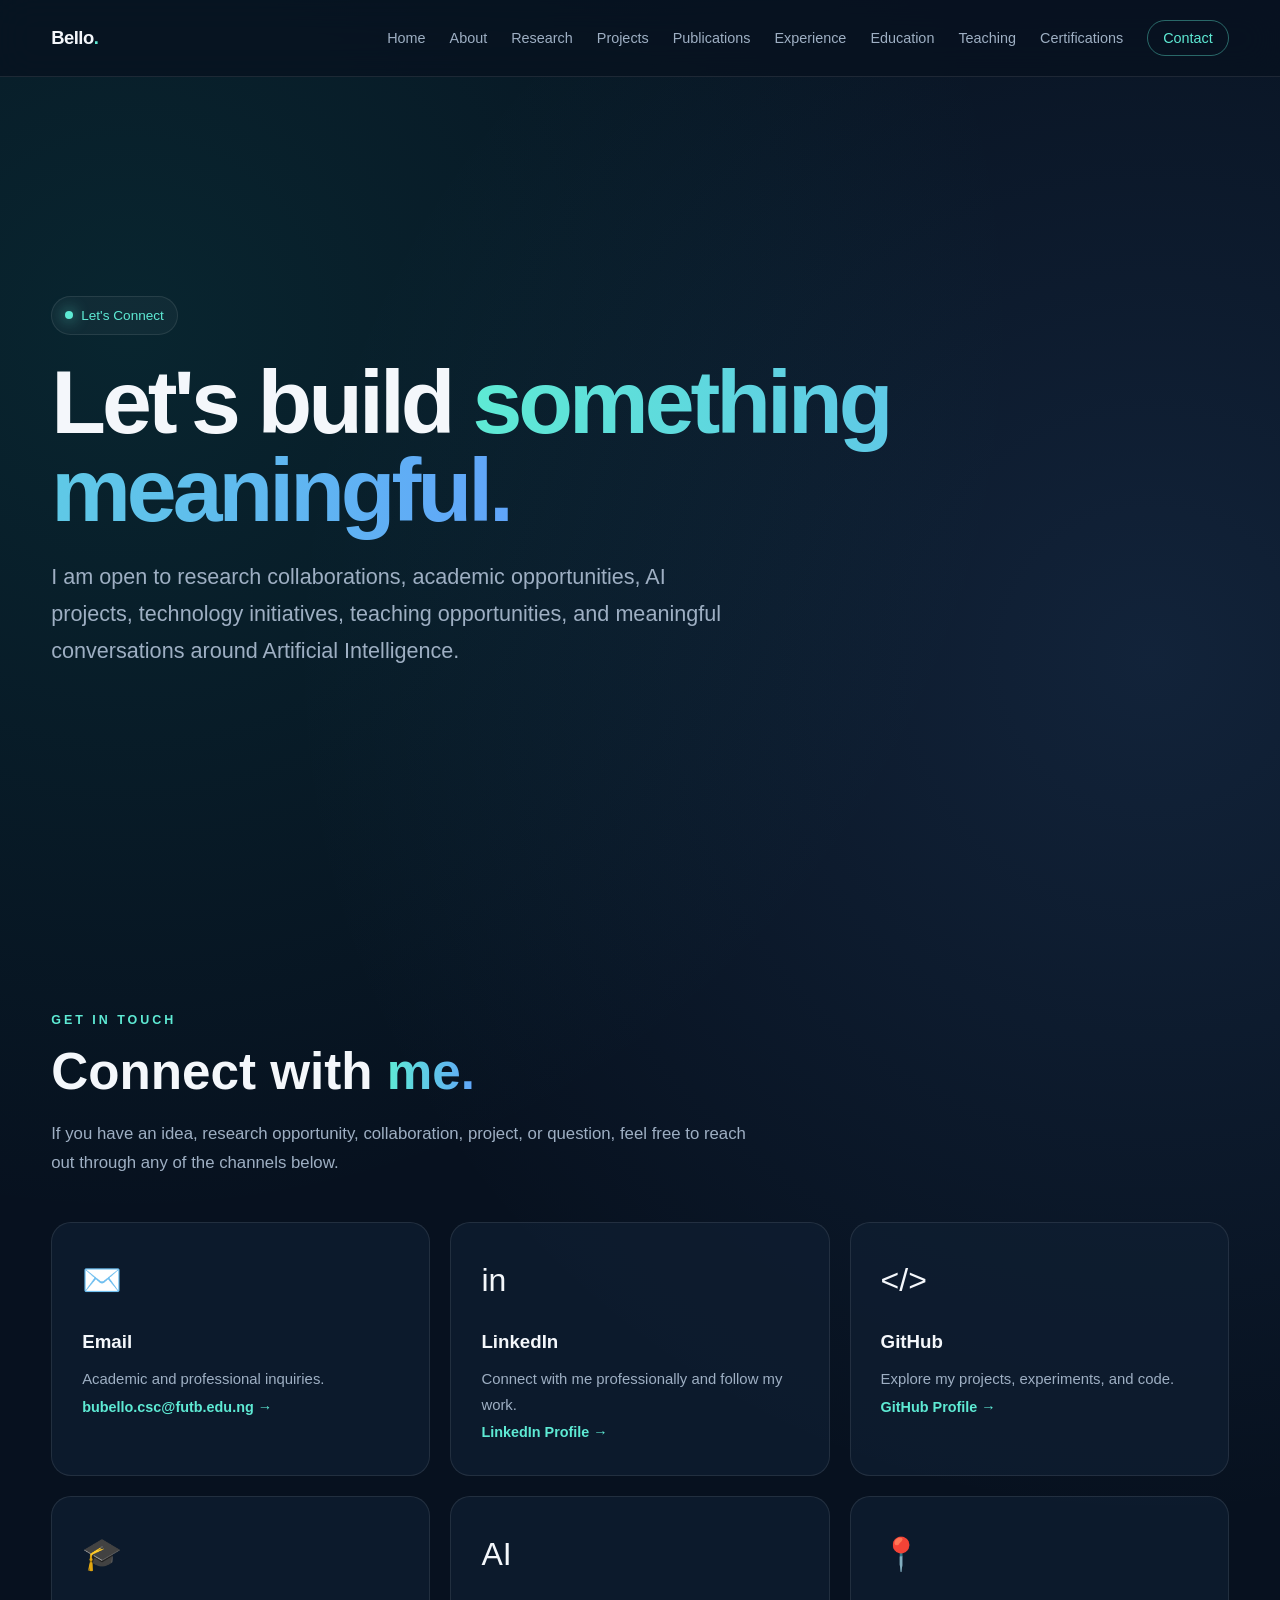
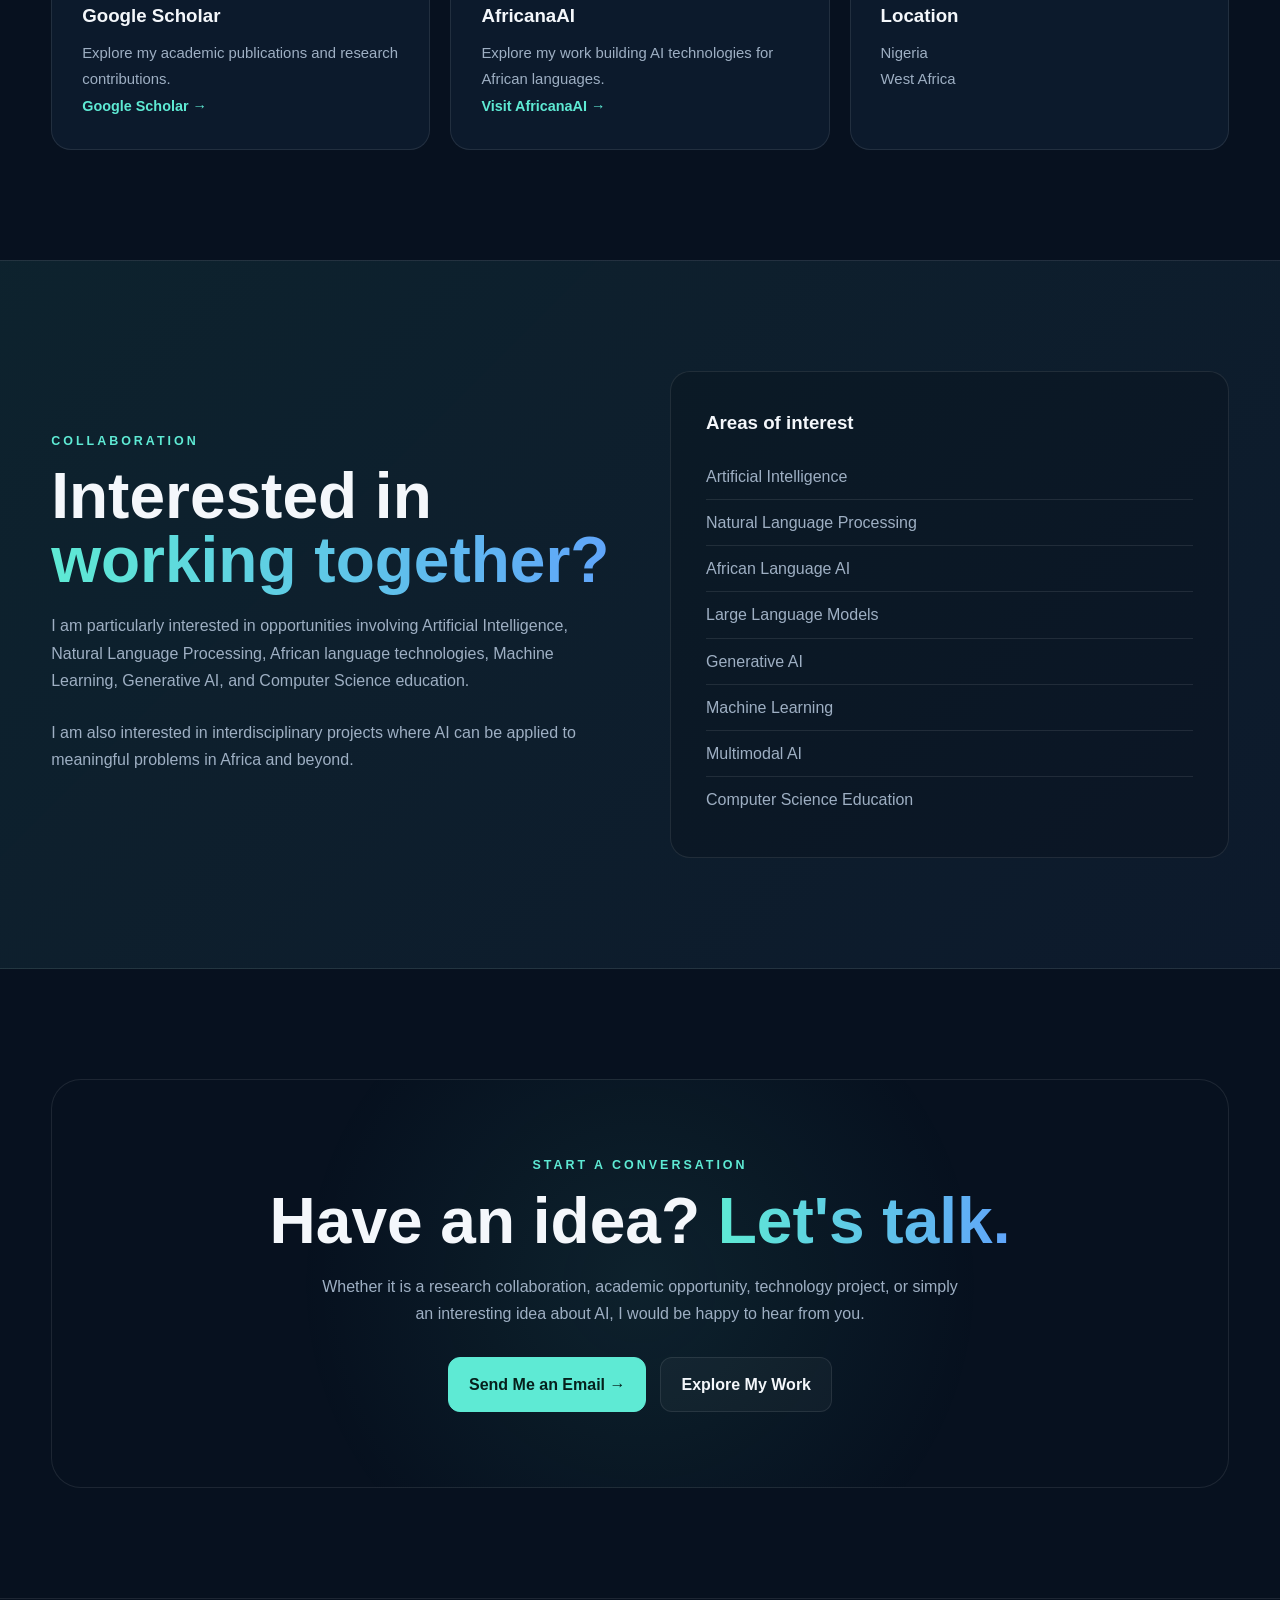
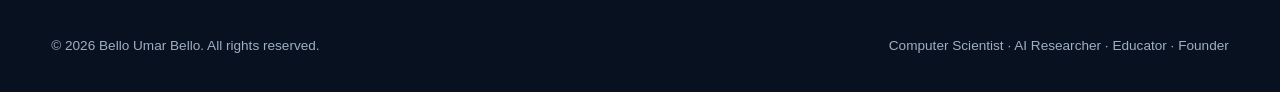
<file: contact.html>
<!DOCTYPE html>
<html lang="en">

<head>

    <meta charset="UTF-8">
    <meta name="viewport" content="width=device-width, initial-scale=1.0">

    <title>Contact | Bello Umar Bello</title>

    <meta
        name="description"
        content="Contact Bello Umar Bello for research, collaboration, technology and academic opportunities."
    >

    <meta name="author" content="Bello Umar Bello">

    <link rel="stylesheet" href="css/style.css">

</head>


<body>


    <!-- =========================
         NAVIGATION
    ========================== -->

    <header>

        <nav class="container">

            <a href="index.html" class="logo">
                Bello<span>.</span>
            </a>


            <button
                class="menu-toggle"
                id="menuToggle"
                aria-label="Open navigation menu"
            >
                ☰
            </button>


            <ul class="nav-links" id="navLinks">

                <li>
                    <a href="index.html">Home</a>
                </li>

                <li>
                    <a href="about.html">About</a>
                </li>

                <li>
                    <a href="research.html">Research</a>
                </li>

                <li>
                    <a href="projects.html">Projects</a>
                </li>

                <li>
                    <a href="publications.html">Publications</a>
                </li>

                <li>
                    <a href="experience.html">Experience</a>
                </li>

                <li>
                    <a href="education.html">Education</a>
                </li>

                <li>
                    <a href="teaching.html">Teaching</a>
                </li>

                <li>
                    <a href="certifications.html">
                        Certifications
                    </a>
                </li>

                <li>
                    <a href="contact.html" class="nav-button">
                        Contact
                    </a>
                </li>

            </ul>

        </nav>

    </header>



    <main>


        <!-- =========================
             PAGE HERO
        ========================== -->

        <section class="hero">

            <div class="container">


                <div class="hero-kicker">

                    <span class="status-dot"></span>

                    Let's Connect

                </div>


                <h1>

                    Let's build

                    <span class="gradient-text">
                        something meaningful.
                    </span>

                </h1>


                <p class="hero-subtitle">

                    I am open to research collaborations, academic
                    opportunities, AI projects, technology initiatives,
                    teaching opportunities, and meaningful conversations
                    around Artificial Intelligence.

                </p>


            </div>

        </section>



        <!-- =========================
             CONTACT OPTIONS
        ========================== -->

        <section class="section">

            <div class="container">


                <div class="section-label">
                    Get In Touch
                </div>


                <h2 class="section-title">

                    Connect with

                    <span class="gradient-text">
                        me.
                    </span>

                </h2>


                <p class="section-intro">

                    If you have an idea, research opportunity, collaboration,
                    project, or question, feel free to reach out through any
                    of the channels below.

                </p>



                <div class="research-grid">


                    <article class="research-card reveal">

                        <div class="research-icon">
                            ✉️
                        </div>

                        <h3>
                            Email
                        </h3>

                        <p>
                            Academic and professional inquiries.
                        </p>

                        <a
                            href="mailto:bubello.csc@futb.edu.ng"
                            class="project-link"
                        >
                            bubello.csc@futb.edu.ng →
                        </a>

                    </article>



                    <article class="research-card reveal">

                        <div class="research-icon">
                            in
                        </div>

                        <h3>
                            LinkedIn
                        </h3>

                        <p>
                            Connect with me professionally and follow
                            my work.
                        </p>

                        <a
                            href="https://linkedin.com/in/bello.bello.umar"
                            target="_blank"
                            rel="noopener noreferrer"
                            class="project-link"
                        >
                            LinkedIn Profile →
                        </a>

                    </article>



                    <article class="research-card reveal">

                        <div class="research-icon">
                            &lt;/&gt;
                        </div>

                        <h3>
                            GitHub
                        </h3>

                        <p>
                            Explore my projects, experiments, and code.
                        </p>

                        <a
                            href="https://github.com/buby3090"
                            target="_blank"
                            rel="noopener noreferrer"
                            class="project-link"
                        >
                            GitHub Profile →
                        </a>

                    </article>



                    <article class="research-card reveal">

                        <div class="research-icon">
                            🎓
                        </div>

                        <h3>
                            Google Scholar
                        </h3>

                        <p>
                            Explore my academic publications and
                            research contributions.
                        </p>

                        <a
                            href="https://scholar.google.com/citations?user=BJb_wOUAAAAJ&hl=en"
                            target="_blank"
                            rel="noopener noreferrer"
                            class="project-link"
                        >
                            Google Scholar →
                        </a>

                    </article>



                    <article class="research-card reveal">

                        <div class="research-icon">
                            AI
                        </div>

                        <h3>
                            AfricanaAI
                        </h3>

                        <p>
                            Explore my work building AI technologies
                            for African languages.
                        </p>

                        <a
                            href="https://africanaai.com/"
                            target="_blank"
                            rel="noopener noreferrer"
                            class="project-link"
                        >
                            Visit AfricanaAI →
                        </a>

                    </article>



                    <article class="research-card reveal">

                        <div class="research-icon">
                            📍
                        </div>

                        <h3>
                            Location
                        </h3>

                        <p>
                            Nigeria
                        </p>

                        <p>
                            West Africa
                        </p>

                    </article>


                </div>

            </div>

        </section>



        <!-- =========================
             COLLABORATION
        ========================== -->

        <section class="section africana">

            <div class="container africana-grid">


                <div>


                    <div class="section-label">
                        Collaboration
                    </div>


                    <h2 class="africana-title">

                        Interested in

                        <span class="gradient-text">
                            working together?
                        </span>

                    </h2>


                    <p>

                        I am particularly interested in opportunities
                        involving Artificial Intelligence, Natural Language
                        Processing, African language technologies, Machine
                        Learning, Generative AI, and Computer Science
                        education.

                    </p>


                    <p>

                        I am also interested in interdisciplinary projects
                        where AI can be applied to meaningful problems in
                        Africa and beyond.

                    </p>


                </div>



                <div class="vision-box">


                    <h3>
                        Areas of interest
                    </h3>


                    <ul>

                        <li>
                            Artificial Intelligence
                        </li>

                        <li>
                            Natural Language Processing
                        </li>

                        <li>
                            African Language AI
                        </li>

                        <li>
                            Large Language Models
                        </li>

                        <li>
                            Generative AI
                        </li>

                        <li>
                            Machine Learning
                        </li>

                        <li>
                            Multimodal AI
                        </li>

                        <li>
                            Computer Science Education
                        </li>

                    </ul>


                </div>


            </div>

        </section>



        <!-- =========================
             FINAL CTA
        ========================== -->

        <section class="section">

            <div class="container">


                <div class="contact-box">


                    <div class="section-label">
                        Start A Conversation
                    </div>


                    <h2>

                        Have an idea?

                        <span class="gradient-text">
                            Let's talk.
                        </span>

                    </h2>


                    <p>

                        Whether it is a research collaboration, academic
                        opportunity, technology project, or simply an
                        interesting idea about AI, I would be happy to hear
                        from you.

                    </p>


                    <div
                        class="hero-buttons"
                        style="justify-content:center;"
                    >

                        <a
                            href="mailto:bubello.csc@futb.edu.ng"
                            class="btn btn-primary"
                        >
                            Send Me an Email →
                        </a>


                        <a
                            href="projects.html"
                            class="btn btn-secondary"
                        >
                            Explore My Work
                        </a>

                    </div>


                </div>

            </div>

        </section>


    </main>



    <!-- =========================
         FOOTER
    ========================== -->

    <footer>

        <div class="container footer-inner">


            <div>

                © <span id="year"></span>
                Bello Umar Bello.
                All rights reserved.

            </div>


            <div>

                Computer Scientist · AI Researcher · Educator · Founder

            </div>


        </div>

    </footer>



    <script src="js/script.js"></script>

</body>

</html>
</file>
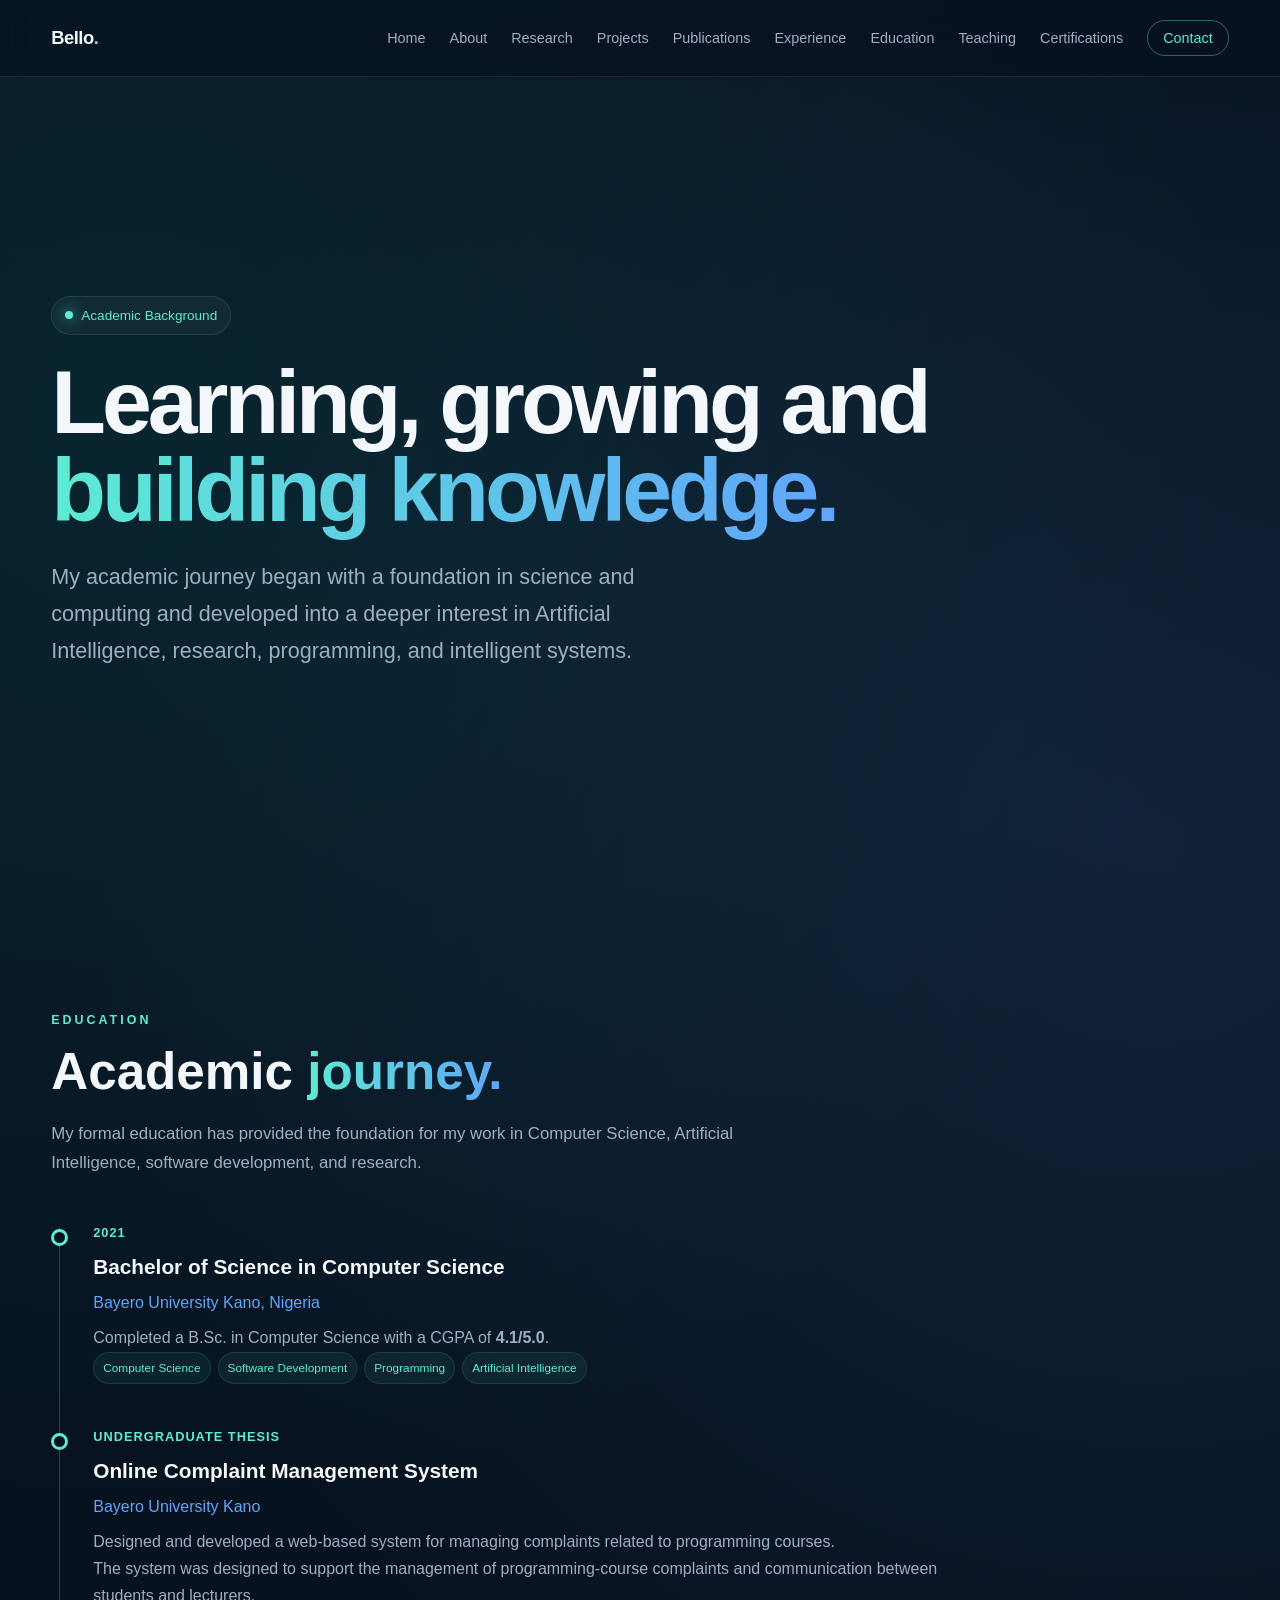
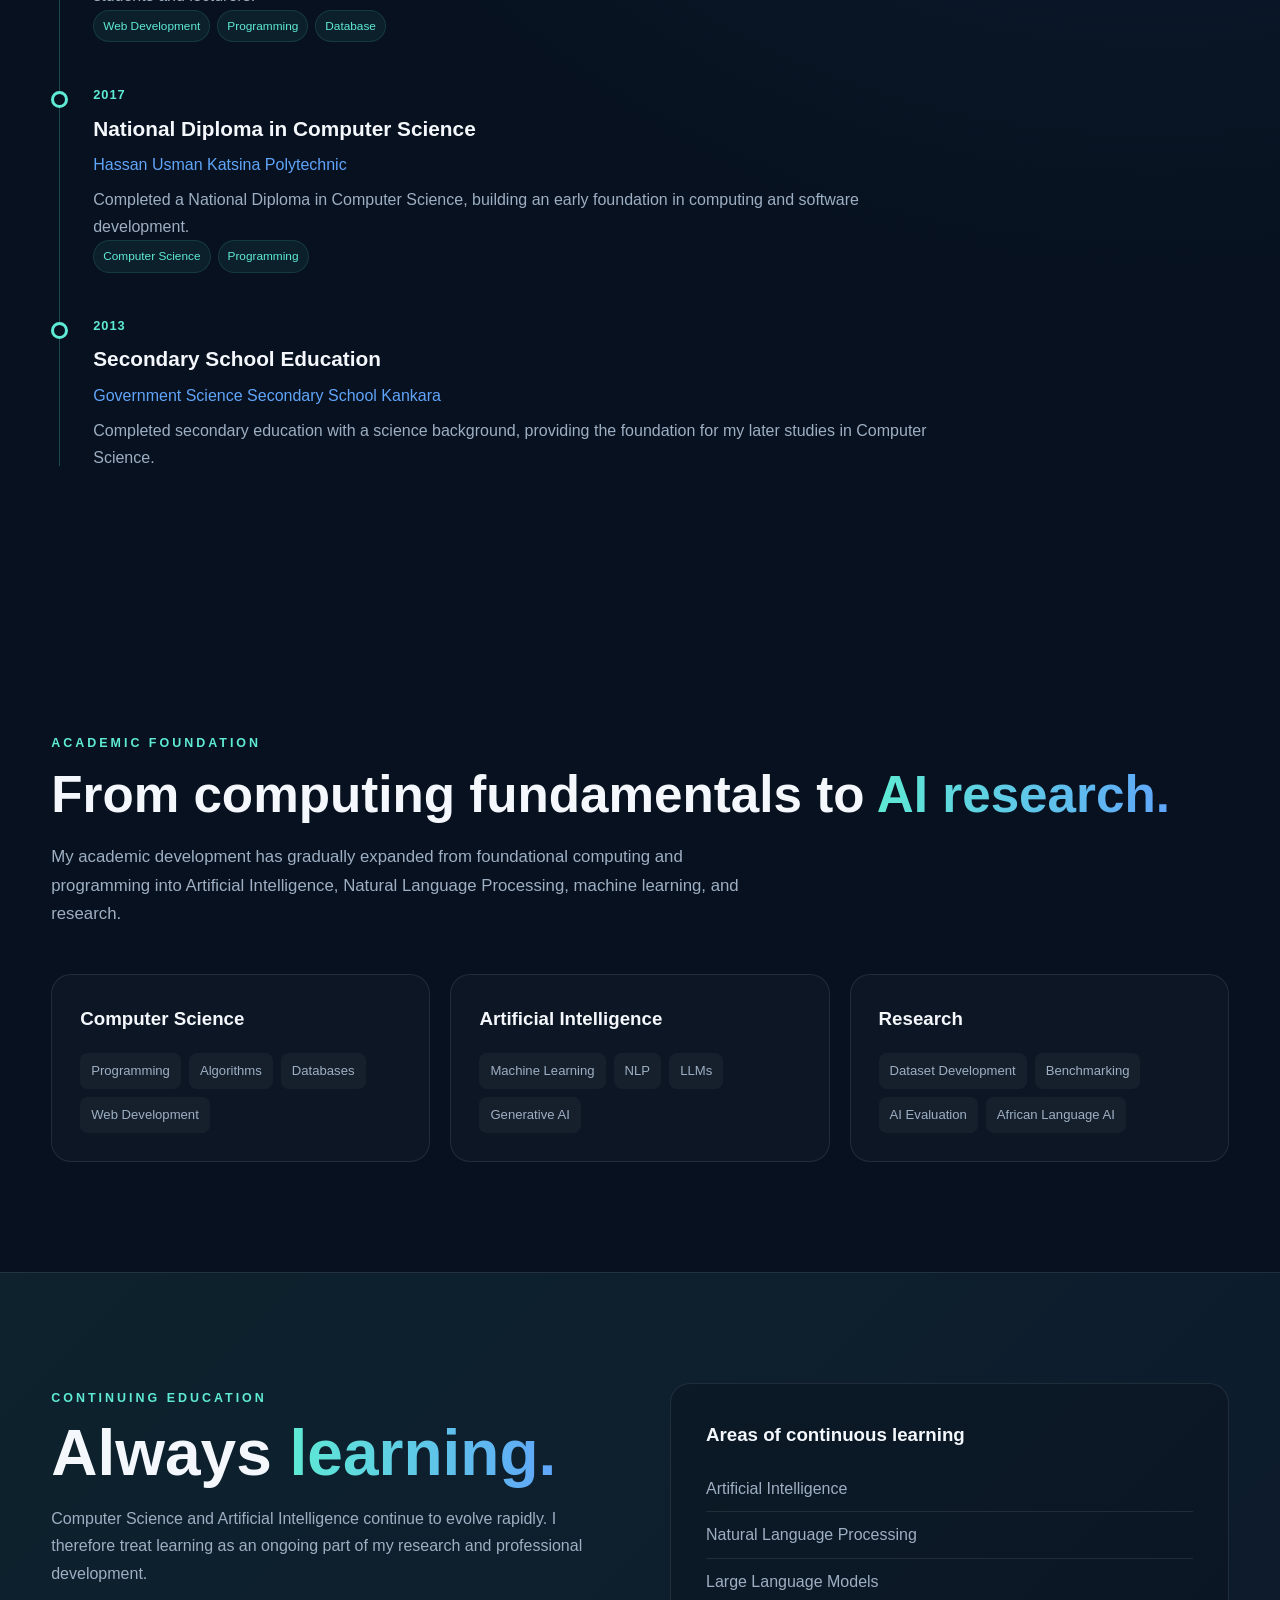
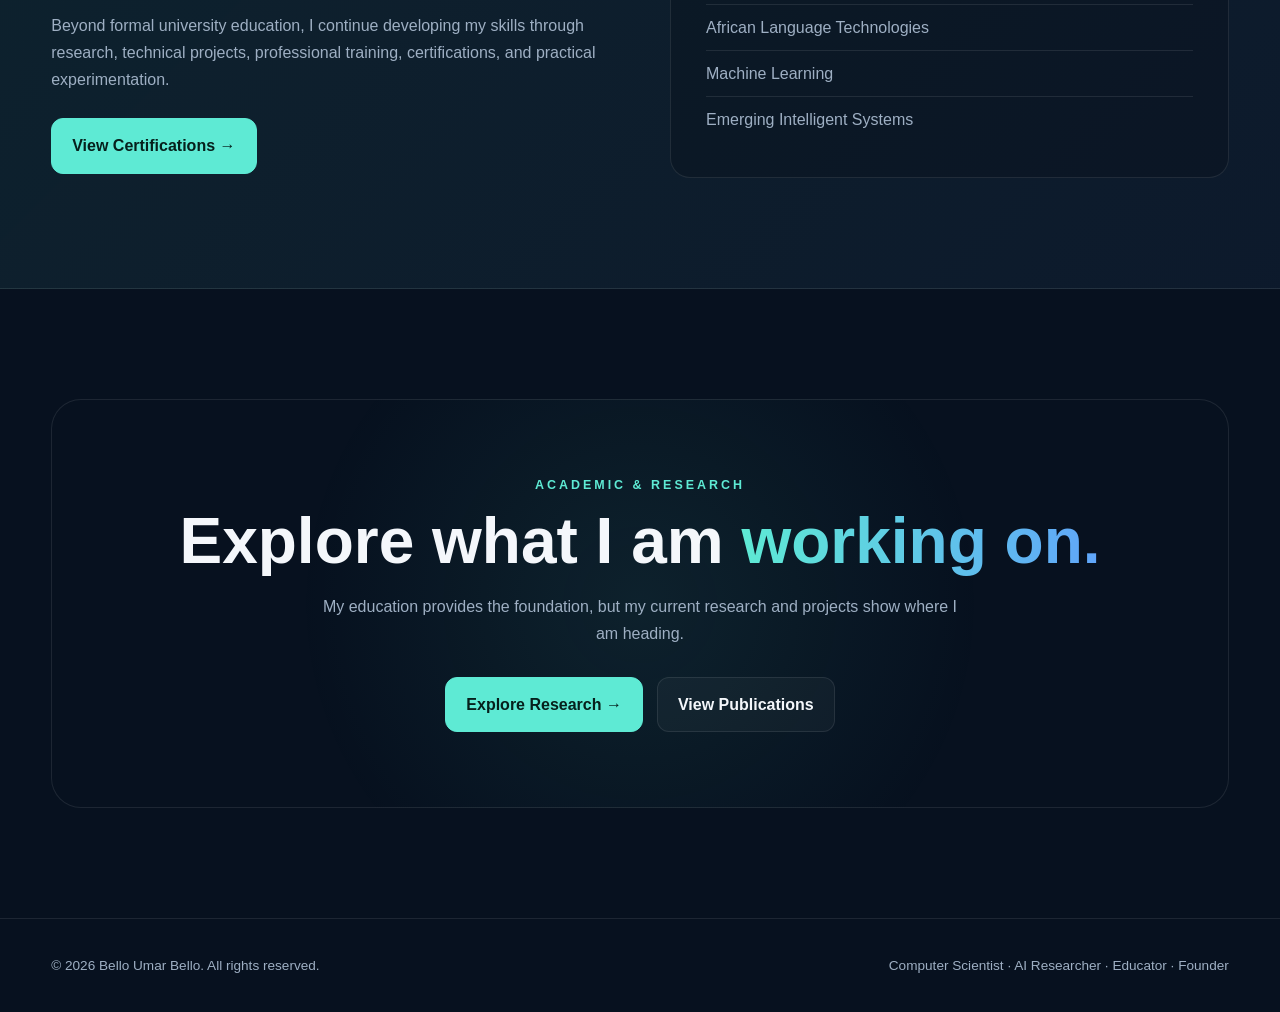
<file: education.html>
<!DOCTYPE html>
<html lang="en">

<head>

    <meta charset="UTF-8">
    <meta name="viewport" content="width=device-width, initial-scale=1.0">

    <title>Education | Bello Umar Bello</title>

    <meta
        name="description"
        content="Academic background of Bello Umar Bello, Computer Scientist and AI Researcher."
    >

    <meta name="author" content="Bello Umar Bello">

    <link rel="stylesheet" href="css/style.css">

</head>


<body>


    <!-- =========================
         NAVIGATION
    ========================== -->

    <header>

        <nav class="container">

            <a href="index.html" class="logo">
                Bello<span>.</span>
            </a>


            <button
                class="menu-toggle"
                id="menuToggle"
                aria-label="Open navigation menu"
            >
                ☰
            </button>


            <ul class="nav-links" id="navLinks">

                <li>
                    <a href="index.html">Home</a>
                </li>

                <li>
                    <a href="about.html">About</a>
                </li>

                <li>
                    <a href="research.html">Research</a>
                </li>

                <li>
                    <a href="projects.html">Projects</a>
                </li>

                <li>
                    <a href="publications.html">Publications</a>
                </li>

                <li>
                    <a href="experience.html">Experience</a>
                </li>

                <li>
                    <a href="education.html">Education</a>
                </li>
                <li>
                  <a href="teaching.html">Teaching</a>
                </li>

                <li>
                  <a href="certifications.html">Certifications</a>
                </li>
                
                <li>
                    <a href="contact.html" class="nav-button">
                        Contact
                    </a>
                </li>

            </ul>

        </nav>

    </header>



    <main>


        <!-- =========================
             PAGE HERO
        ========================== -->

        <section class="hero">

            <div class="container">


                <div class="hero-kicker">

                    <span class="status-dot"></span>

                    Academic Background

                </div>


                <h1>

                    Learning, growing and

                    <span class="gradient-text">
                        building knowledge.
                    </span>

                </h1>


                <p class="hero-subtitle">

                    My academic journey began with a foundation in
                    science and computing and developed into a deeper
                    interest in Artificial Intelligence, research,
                    programming, and intelligent systems.

                </p>

            </div>

        </section>



        <!-- =========================
             EDUCATION TIMELINE
        ========================== -->

        <section class="section">

            <div class="container">


                <div class="section-label">
                    Education
                </div>


                <h2 class="section-title">

                    Academic

                    <span class="gradient-text">
                        journey.
                    </span>

                </h2>


                <p class="section-intro">

                    My formal education has provided the foundation for
                    my work in Computer Science, Artificial Intelligence,
                    software development, and research.

                </p>



                <div class="timeline">


                    <!-- =====================
                         BSC
                    ====================== -->

                    <div class="timeline-item reveal">

                        <div class="timeline-dot"></div>


                        <div class="timeline-date">
                            2021
                        </div>


                        <h3>
                            Bachelor of Science in Computer Science
                        </h3>


                        <h4>
                            Bayero University Kano, Nigeria
                        </h4>


                        <p>

                            Completed a B.Sc. in Computer Science with a
                            CGPA of <strong>4.1/5.0</strong>.

                        </p>


                        <div class="tags">

                            <span class="tag">
                                Computer Science
                            </span>

                            <span class="tag">
                                Software Development
                            </span>

                            <span class="tag">
                                Programming
                            </span>

                            <span class="tag">
                                Artificial Intelligence
                            </span>

                        </div>

                    </div>



                    <!-- =====================
                         THESIS
                    ====================== -->

                    <div class="timeline-item reveal">

                        <div class="timeline-dot"></div>


                        <div class="timeline-date">
                            Undergraduate Thesis
                        </div>


                        <h3>
                            Online Complaint Management System
                        </h3>


                        <h4>
                            Bayero University Kano
                        </h4>


                        <p>

                            Designed and developed a web-based system
                            for managing complaints related to
                            programming courses.

                        </p>


                        <p>

                            The system was designed to support the
                            management of programming-course complaints
                            and communication between students and
                            lecturers.

                        </p>


                        <div class="tags">

                            <span class="tag">
                                Web Development
                            </span>

                            <span class="tag">
                                Programming
                            </span>

                            <span class="tag">
                                Database
                            </span>

                        </div>

                    </div>



                    <!-- =====================
                         ND
                    ====================== -->

                    <div class="timeline-item reveal">

                        <div class="timeline-dot"></div>


                        <div class="timeline-date">
                            2017
                        </div>


                        <h3>
                            National Diploma in Computer Science
                        </h3>


                        <h4>
                            Hassan Usman Katsina Polytechnic
                        </h4>


                        <p>

                            Completed a National Diploma in Computer
                            Science, building an early foundation in
                            computing and software development.

                        </p>


                        <div class="tags">

                            <span class="tag">
                                Computer Science
                            </span>

                            <span class="tag">
                                Programming
                            </span>

                        </div>

                    </div>



                    <!-- =====================
                         SECONDARY
                    ====================== -->

                    <div class="timeline-item reveal">

                        <div class="timeline-dot"></div>


                        <div class="timeline-date">
                            2013
                        </div>


                        <h3>
                            Secondary School Education
                        </h3>


                        <h4>
                            Government Science Secondary School Kankara
                        </h4>


                        <p>

                            Completed secondary education with a science
                            background, providing the foundation for my
                            later studies in Computer Science.

                        </p>

                    </div>


                </div>

            </div>

        </section>



        <!-- =========================
             ACADEMIC FOUNDATION
        ========================== -->

        <section class="section">

            <div class="container">


                <div class="section-label">
                    Academic Foundation
                </div>


                <h2 class="section-title">

                    From computing fundamentals to

                    <span class="gradient-text">
                        AI research.
                    </span>

                </h2>


                <p class="section-intro">

                    My academic development has gradually expanded from
                    foundational computing and programming into Artificial
                    Intelligence, Natural Language Processing, machine
                    learning, and research.

                </p>



                <div class="skills-grid">


                    <div class="skill-group reveal">

                        <h3>
                            Computer Science
                        </h3>

                        <div class="skill-list">

                            <span class="skill">
                                Programming
                            </span>

                            <span class="skill">
                                Algorithms
                            </span>

                            <span class="skill">
                                Databases
                            </span>

                            <span class="skill">
                                Web Development
                            </span>

                        </div>

                    </div>



                    <div class="skill-group reveal">

                        <h3>
                            Artificial Intelligence
                        </h3>

                        <div class="skill-list">

                            <span class="skill">
                                Machine Learning
                            </span>

                            <span class="skill">
                                NLP
                            </span>

                            <span class="skill">
                                LLMs
                            </span>

                            <span class="skill">
                                Generative AI
                            </span>

                        </div>

                    </div>



                    <div class="skill-group reveal">

                        <h3>
                            Research
                        </h3>

                        <div class="skill-list">

                            <span class="skill">
                                Dataset Development
                            </span>

                            <span class="skill">
                                Benchmarking
                            </span>

                            <span class="skill">
                                AI Evaluation
                            </span>

                            <span class="skill">
                                African Language AI
                            </span>

                        </div>

                    </div>


                </div>

            </div>

        </section>



        <!-- =========================
             FUTURE LEARNING
        ========================== -->

        <section class="section africana">

            <div class="container africana-grid">


                <div>


                    <div class="section-label">
                        Continuing Education
                    </div>


                    <h2 class="africana-title">

                        Always

                        <span class="gradient-text">
                            learning.
                        </span>

                    </h2>


                    <p>

                        Computer Science and Artificial Intelligence
                        continue to evolve rapidly. I therefore treat
                        learning as an ongoing part of my research and
                        professional development.

                    </p>


                    <p>

                        Beyond formal university education, I continue
                        developing my skills through research, technical
                        projects, professional training, certifications,
                        and practical experimentation.

                    </p>


                    <a
                        href="certifications.html"
                        class="btn btn-primary"
                    >
                        View Certifications →
                    </a>

                </div>



                <div class="vision-box">


                    <h3>
                        Areas of continuous learning
                    </h3>


                    <ul>

                        <li>
                            Artificial Intelligence
                        </li>

                        <li>
                            Natural Language Processing
                        </li>

                        <li>
                            Large Language Models
                        </li>

                        <li>
                            African Language Technologies
                        </li>

                        <li>
                            Machine Learning
                        </li>

                        <li>
                            Emerging Intelligent Systems
                        </li>

                    </ul>

                </div>


            </div>

        </section>



        <!-- =========================
             CTA
        ========================== -->

        <section class="section">

            <div class="container">


                <div class="contact-box">


                    <div class="section-label">
                        Academic &amp; Research
                    </div>


                    <h2>

                        Explore what I am

                        <span class="gradient-text">
                            working on.
                        </span>

                    </h2>


                    <p>

                        My education provides the foundation, but my
                        current research and projects show where I am
                        heading.

                    </p>


                    <div
                        class="hero-buttons"
                        style="justify-content:center;"
                    >

                        <a
                            href="research.html"
                            class="btn btn-primary"
                        >
                            Explore Research →
                        </a>


                        <a
                            href="publications.html"
                            class="btn btn-secondary"
                        >
                            View Publications
                        </a>

                    </div>

                </div>

            </div>

        </section>


    </main>



    <!-- =========================
         FOOTER
    ========================== -->

    <footer>

        <div class="container footer-inner">


            <div>

                © <span id="year"></span>
                Bello Umar Bello.
                All rights reserved.

            </div>


            <div>

                Computer Scientist · AI Researcher · Educator · Founder

            </div>


        </div>

    </footer>



    <script src="js/script.js"></script>

</body>

</html>
</file>
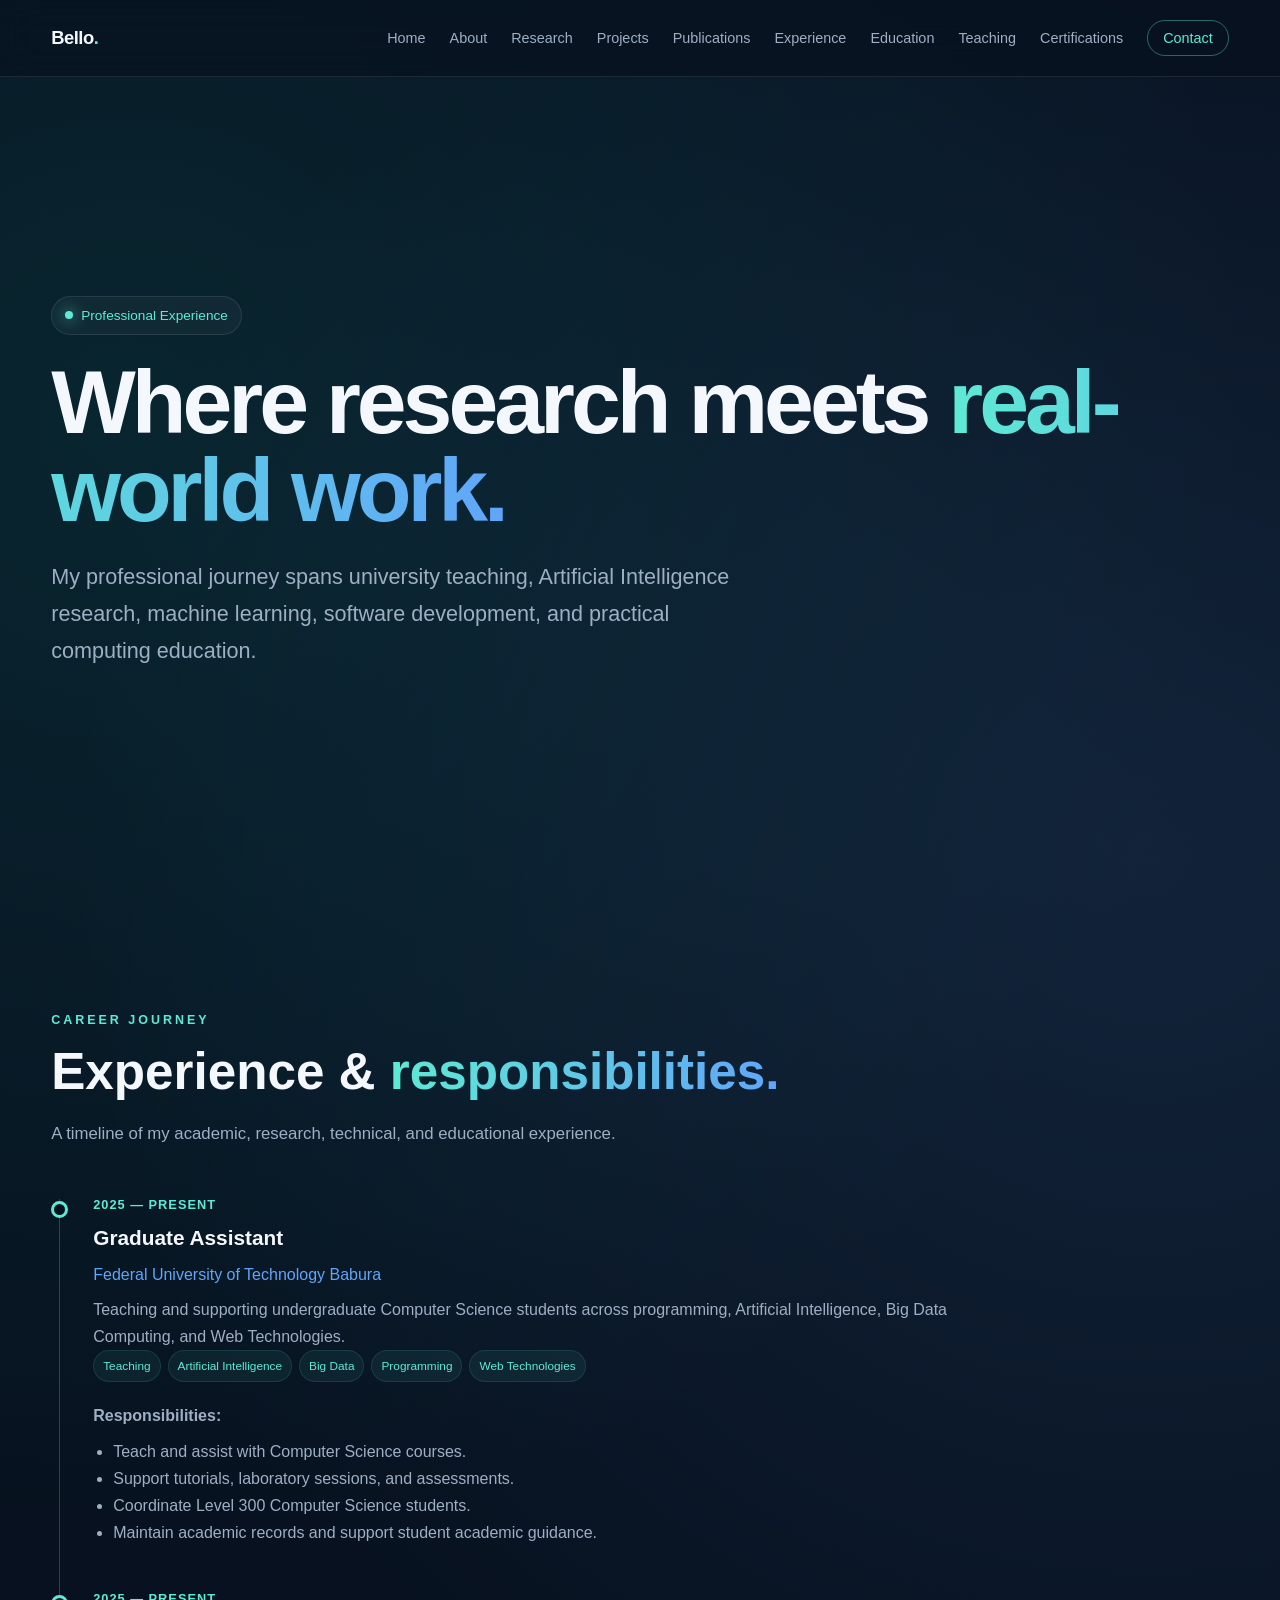
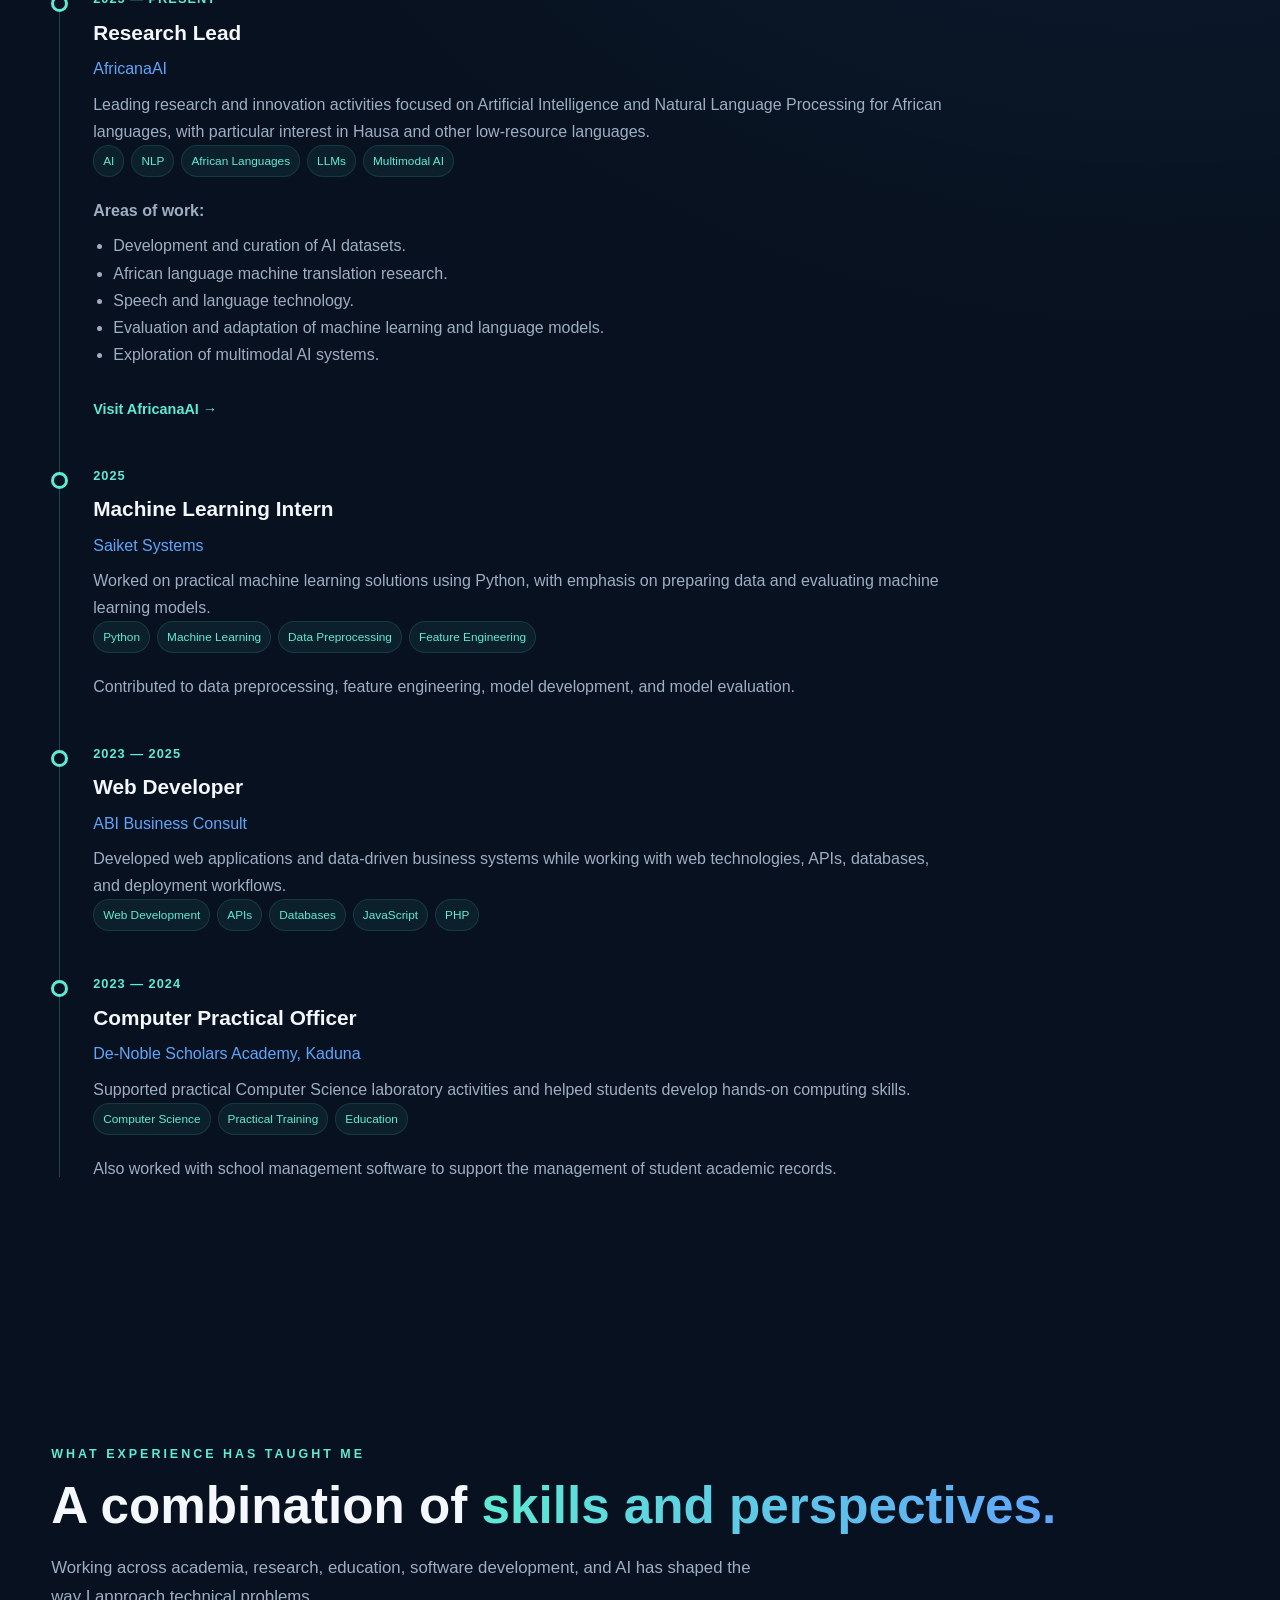
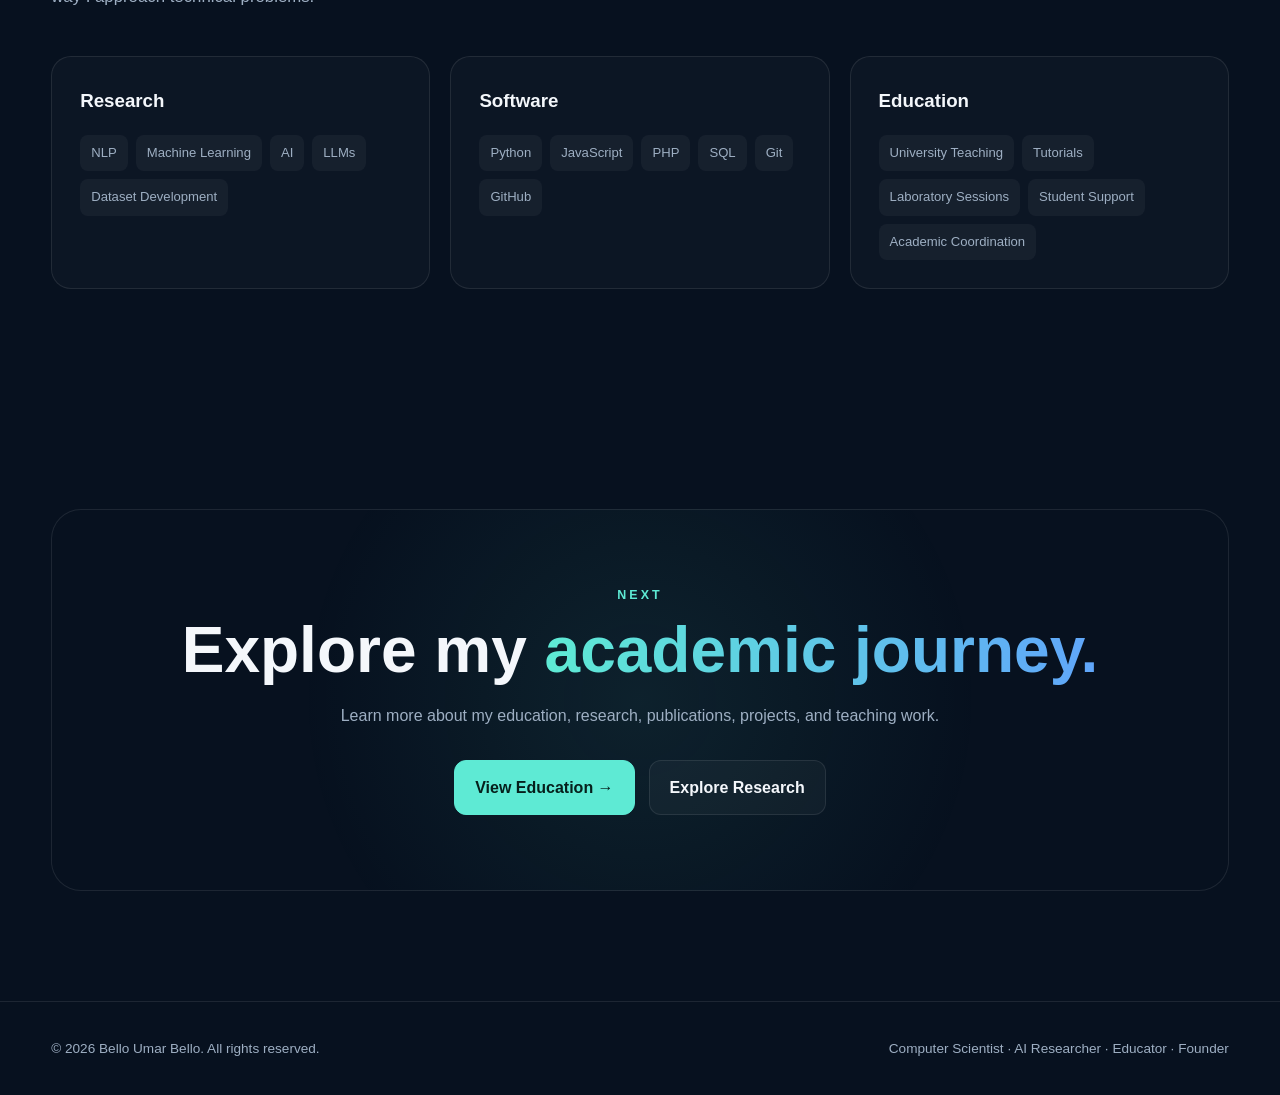
<file: experience.html>
<!DOCTYPE html>
<html lang="en">

<head>

    <meta charset="UTF-8">
    <meta name="viewport" content="width=device-width, initial-scale=1.0">

    <title>Experience | Bello Umar Bello</title>

    <meta
        name="description"
        content="Professional experience of Bello Umar Bello in academia, Artificial Intelligence, machine learning, software development, and education."
    >

    <meta name="author" content="Bello Umar Bello">

    <link rel="stylesheet" href="css/style.css">

</head>


<body>


    <!-- =========================
         NAVIGATION
    ========================== -->

    <header>

        <nav class="container">

            <a href="index.html" class="logo">
                Bello<span>.</span>
            </a>


            <button
                class="menu-toggle"
                id="menuToggle"
                aria-label="Open navigation menu"
            >
                ☰
            </button>


            <ul class="nav-links" id="navLinks">

                <li>
                    <a href="index.html">Home</a>
                </li>

                <li>
                    <a href="about.html">About</a>
                </li>

                <li>
                    <a href="research.html">Research</a>
                </li>

                <li>
                    <a href="projects.html">Projects</a>
                </li>

                <li>
                    <a href="publications.html">Publications</a>
                </li>

                <li>
                    <a href="experience.html">Experience</a>
                </li>

                <li>
                    <a href="education.html">Education</a>
                </li>

                <li>
                  <a href="teaching.html">Teaching</a>
                </li>

                <li>
                  <a href="certifications.html">Certifications</a>
                </li>

                <li>
                    <a href="contact.html" class="nav-button">
                        Contact
                    </a>
                </li>

            </ul>

        </nav>

    </header>



    <main>


        <!-- =========================
             PAGE HERO
        ========================== -->

        <section class="hero">

            <div class="container">


                <div class="hero-kicker">

                    <span class="status-dot"></span>

                    Professional Experience

                </div>


                <h1>

                    Where research meets

                    <span class="gradient-text">
                        real-world work.
                    </span>

                </h1>


                <p class="hero-subtitle">

                    My professional journey spans university teaching,
                    Artificial Intelligence research, machine learning,
                    software development, and practical computing
                    education.

                </p>

            </div>

        </section>



        <!-- =========================
             EXPERIENCE TIMELINE
        ========================== -->

        <section class="section">

            <div class="container">


                <div class="section-label">
                    Career Journey
                </div>


                <h2 class="section-title">

                    Experience &amp;

                    <span class="gradient-text">
                        responsibilities.
                    </span>

                </h2>


                <p class="section-intro">

                    A timeline of my academic, research, technical,
                    and educational experience.

                </p>



                <div class="timeline">


                    <!-- =====================
                         FUT BABURA
                    ====================== -->

                    <div class="timeline-item reveal">

                        <div class="timeline-dot"></div>


                        <div class="timeline-date">
                            2025 — Present
                        </div>


                        <h3>
                            Graduate Assistant
                        </h3>


                        <h4>
                            Federal University of Technology Babura
                        </h4>


                        <p>

                            Teaching and supporting undergraduate
                            Computer Science students across programming,
                            Artificial Intelligence, Big Data Computing,
                            and Web Technologies.

                        </p>


                        <div class="tags">

                            <span class="tag">
                                Teaching
                            </span>

                            <span class="tag">
                                Artificial Intelligence
                            </span>

                            <span class="tag">
                                Big Data
                            </span>

                            <span class="tag">
                                Programming
                            </span>

                            <span class="tag">
                                Web Technologies
                            </span>

                        </div>


                        <p>

                            <strong>
                                Responsibilities:
                            </strong>

                        </p>


                        <ul
                            style="
                                color:var(--muted);
                                padding-left:20px;
                                margin-top:8px;
                            "
                        >

                            <li>
                                Teach and assist with Computer Science
                                courses.
                            </li>

                            <li>
                                Support tutorials, laboratory sessions,
                                and assessments.
                            </li>

                            <li>
                                Coordinate Level 300 Computer Science
                                students.
                            </li>

                            <li>
                                Maintain academic records and support
                                student academic guidance.
                            </li>

                        </ul>

                    </div>



                    <!-- =====================
                         AFRICANAAI
                    ====================== -->

                    <div class="timeline-item reveal">

                        <div class="timeline-dot"></div>


                        <div class="timeline-date">
                            2025 — Present
                        </div>


                        <h3>
                            Research Lead
                        </h3>


                        <h4>
                            AfricanaAI
                        </h4>


                        <p>

                            Leading research and innovation activities
                            focused on Artificial Intelligence and
                            Natural Language Processing for African
                            languages, with particular interest in Hausa
                            and other low-resource languages.

                        </p>


                        <div class="tags">

                            <span class="tag">
                                AI
                            </span>

                            <span class="tag">
                                NLP
                            </span>

                            <span class="tag">
                                African Languages
                            </span>

                            <span class="tag">
                                LLMs
                            </span>

                            <span class="tag">
                                Multimodal AI
                            </span>

                        </div>


                        <p>

                            <strong>
                                Areas of work:
                            </strong>

                        </p>


                        <ul
                            style="
                                color:var(--muted);
                                padding-left:20px;
                                margin-top:8px;
                            "
                        >

                            <li>
                                Development and curation of AI datasets.
                            </li>

                            <li>
                                African language machine translation
                                research.
                            </li>

                            <li>
                                Speech and language technology.
                            </li>

                            <li>
                                Evaluation and adaptation of machine
                                learning and language models.
                            </li>

                            <li>
                                Exploration of multimodal AI systems.
                            </li>

                        </ul>


                        <br>


                        <a
                            href="https://africanaai.com/"
                            target="_blank"
                            rel="noopener noreferrer"
                            class="project-link"
                        >
                            Visit AfricanaAI →
                        </a>

                    </div>



                    <!-- =====================
                         SAIKET
                    ====================== -->

                    <div class="timeline-item reveal">

                        <div class="timeline-dot"></div>


                        <div class="timeline-date">
                            2025
                        </div>


                        <h3>
                            Machine Learning Intern
                        </h3>


                        <h4>
                            Saiket Systems
                        </h4>


                        <p>

                            Worked on practical machine learning
                            solutions using Python, with emphasis on
                            preparing data and evaluating machine
                            learning models.

                        </p>


                        <div class="tags">

                            <span class="tag">
                                Python
                            </span>

                            <span class="tag">
                                Machine Learning
                            </span>

                            <span class="tag">
                                Data Preprocessing
                            </span>

                            <span class="tag">
                                Feature Engineering
                            </span>

                        </div>


                        <p>

                            Contributed to data preprocessing, feature
                            engineering, model development, and model
                            evaluation.

                        </p>

                    </div>



                    <!-- =====================
                         ABI
                    ====================== -->

                    <div class="timeline-item reveal">

                        <div class="timeline-dot"></div>


                        <div class="timeline-date">
                            2023 — 2025
                        </div>


                        <h3>
                            Web Developer
                        </h3>


                        <h4>
                            ABI Business Consult
                        </h4>


                        <p>

                            Developed web applications and
                            data-driven business systems while working
                            with web technologies, APIs, databases,
                            and deployment workflows.

                        </p>


                        <div class="tags">

                            <span class="tag">
                                Web Development
                            </span>

                            <span class="tag">
                                APIs
                            </span>

                            <span class="tag">
                                Databases
                            </span>

                            <span class="tag">
                                JavaScript
                            </span>

                            <span class="tag">
                                PHP
                            </span>

                        </div>

                    </div>



                    <!-- =====================
                         DE-NOBLE
                    ====================== -->

                    <div class="timeline-item reveal">

                        <div class="timeline-dot"></div>


                        <div class="timeline-date">
                            2023 — 2024
                        </div>


                        <h3>
                            Computer Practical Officer
                        </h3>


                        <h4>
                            De-Noble Scholars Academy, Kaduna
                        </h4>


                        <p>

                            Supported practical Computer Science
                            laboratory activities and helped students
                            develop hands-on computing skills.

                        </p>


                        <div class="tags">

                            <span class="tag">
                                Computer Science
                            </span>

                            <span class="tag">
                                Practical Training
                            </span>

                            <span class="tag">
                                Education
                            </span>

                        </div>


                        <p>

                            Also worked with school management software
                            to support the management of student
                            academic records.

                        </p>

                    </div>


                </div>

            </div>

        </section>



        <!-- =========================
             SKILLS THROUGH EXPERIENCE
        ========================== -->

        <section class="section">


            <div class="container">


                <div class="section-label">
                    What Experience Has Taught Me
                </div>


                <h2 class="section-title">

                    A combination of

                    <span class="gradient-text">
                        skills and perspectives.
                    </span>

                </h2>


                <p class="section-intro">

                    Working across academia, research, education,
                    software development, and AI has shaped the way
                    I approach technical problems.

                </p>



                <div class="skills-grid">


                    <div class="skill-group reveal">

                        <h3>
                            Research
                        </h3>

                        <div class="skill-list">

                            <span class="skill">
                                NLP
                            </span>

                            <span class="skill">
                                Machine Learning
                            </span>

                            <span class="skill">
                                AI
                            </span>

                            <span class="skill">
                                LLMs
                            </span>

                            <span class="skill">
                                Dataset Development
                            </span>

                        </div>

                    </div>



                    <div class="skill-group reveal">

                        <h3>
                            Software
                        </h3>

                        <div class="skill-list">

                            <span class="skill">
                                Python
                            </span>

                            <span class="skill">
                                JavaScript
                            </span>

                            <span class="skill">
                                PHP
                            </span>

                            <span class="skill">
                                SQL
                            </span>

                            <span class="skill">
                                Git
                            </span>

                            <span class="skill">
                                GitHub
                            </span>

                        </div>

                    </div>



                    <div class="skill-group reveal">

                        <h3>
                            Education
                        </h3>

                        <div class="skill-list">

                            <span class="skill">
                                University Teaching
                            </span>

                            <span class="skill">
                                Tutorials
                            </span>

                            <span class="skill">
                                Laboratory Sessions
                            </span>

                            <span class="skill">
                                Student Support
                            </span>

                            <span class="skill">
                                Academic Coordination
                            </span>

                        </div>

                    </div>


                </div>

            </div>

        </section>



        <!-- =========================
             CTA
        ========================== -->

        <section class="section">

            <div class="container">


                <div class="contact-box">


                    <div class="section-label">
                        Next
                    </div>


                    <h2>

                        Explore my

                        <span class="gradient-text">
                            academic journey.
                        </span>

                    </h2>


                    <p>

                        Learn more about my education, research,
                        publications, projects, and teaching work.

                    </p>


                    <div
                        class="hero-buttons"
                        style="justify-content:center;"
                    >

                        <a
                            href="education.html"
                            class="btn btn-primary"
                        >
                            View Education →
                        </a>


                        <a
                            href="research.html"
                            class="btn btn-secondary"
                        >
                            Explore Research
                        </a>

                    </div>

                </div>

            </div>

        </section>


    </main>



    <!-- =========================
         FOOTER
    ========================== -->

    <footer>

        <div class="container footer-inner">

            <div>

                © <span id="year"></span>
                Bello Umar Bello.
                All rights reserved.

            </div>


            <div>

                Computer Scientist · AI Researcher · Educator · Founder

            </div>

        </div>

    </footer>



    <script src="js/script.js"></script>

</body>

</html>
</file>
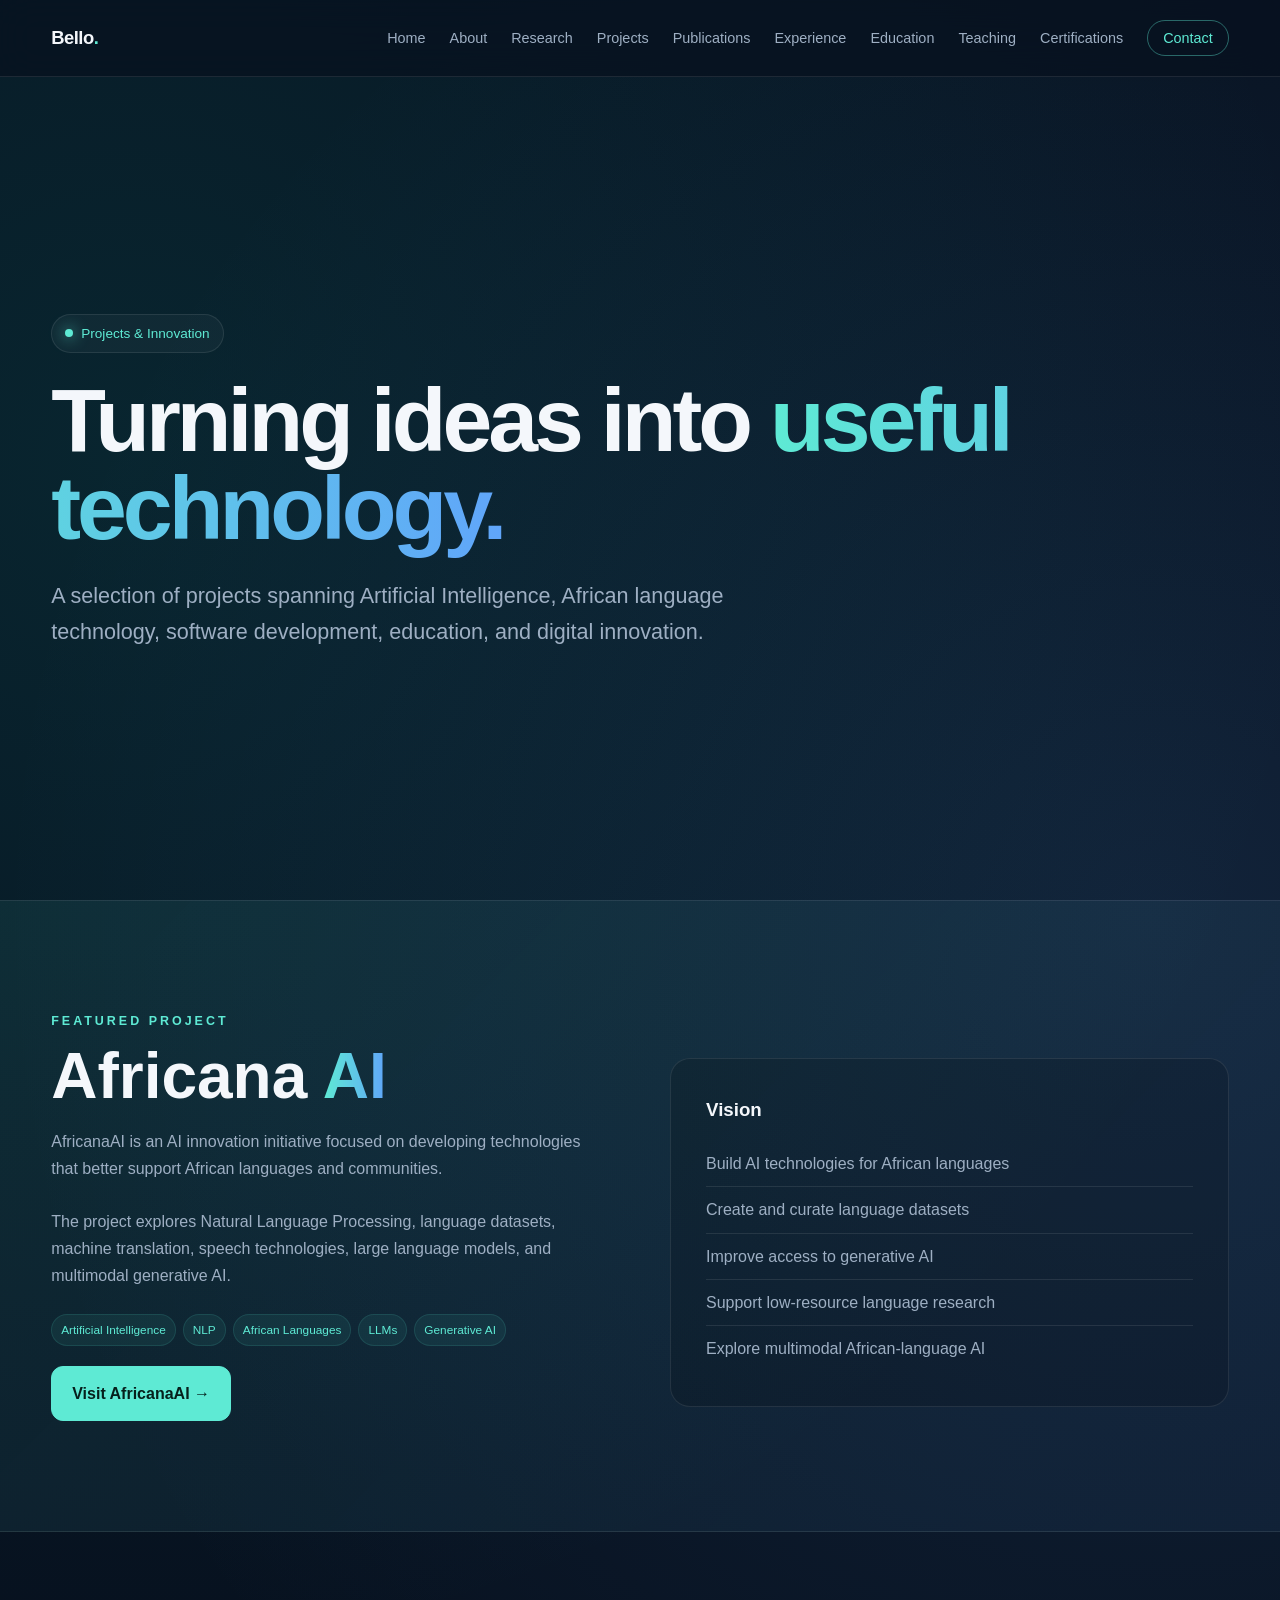
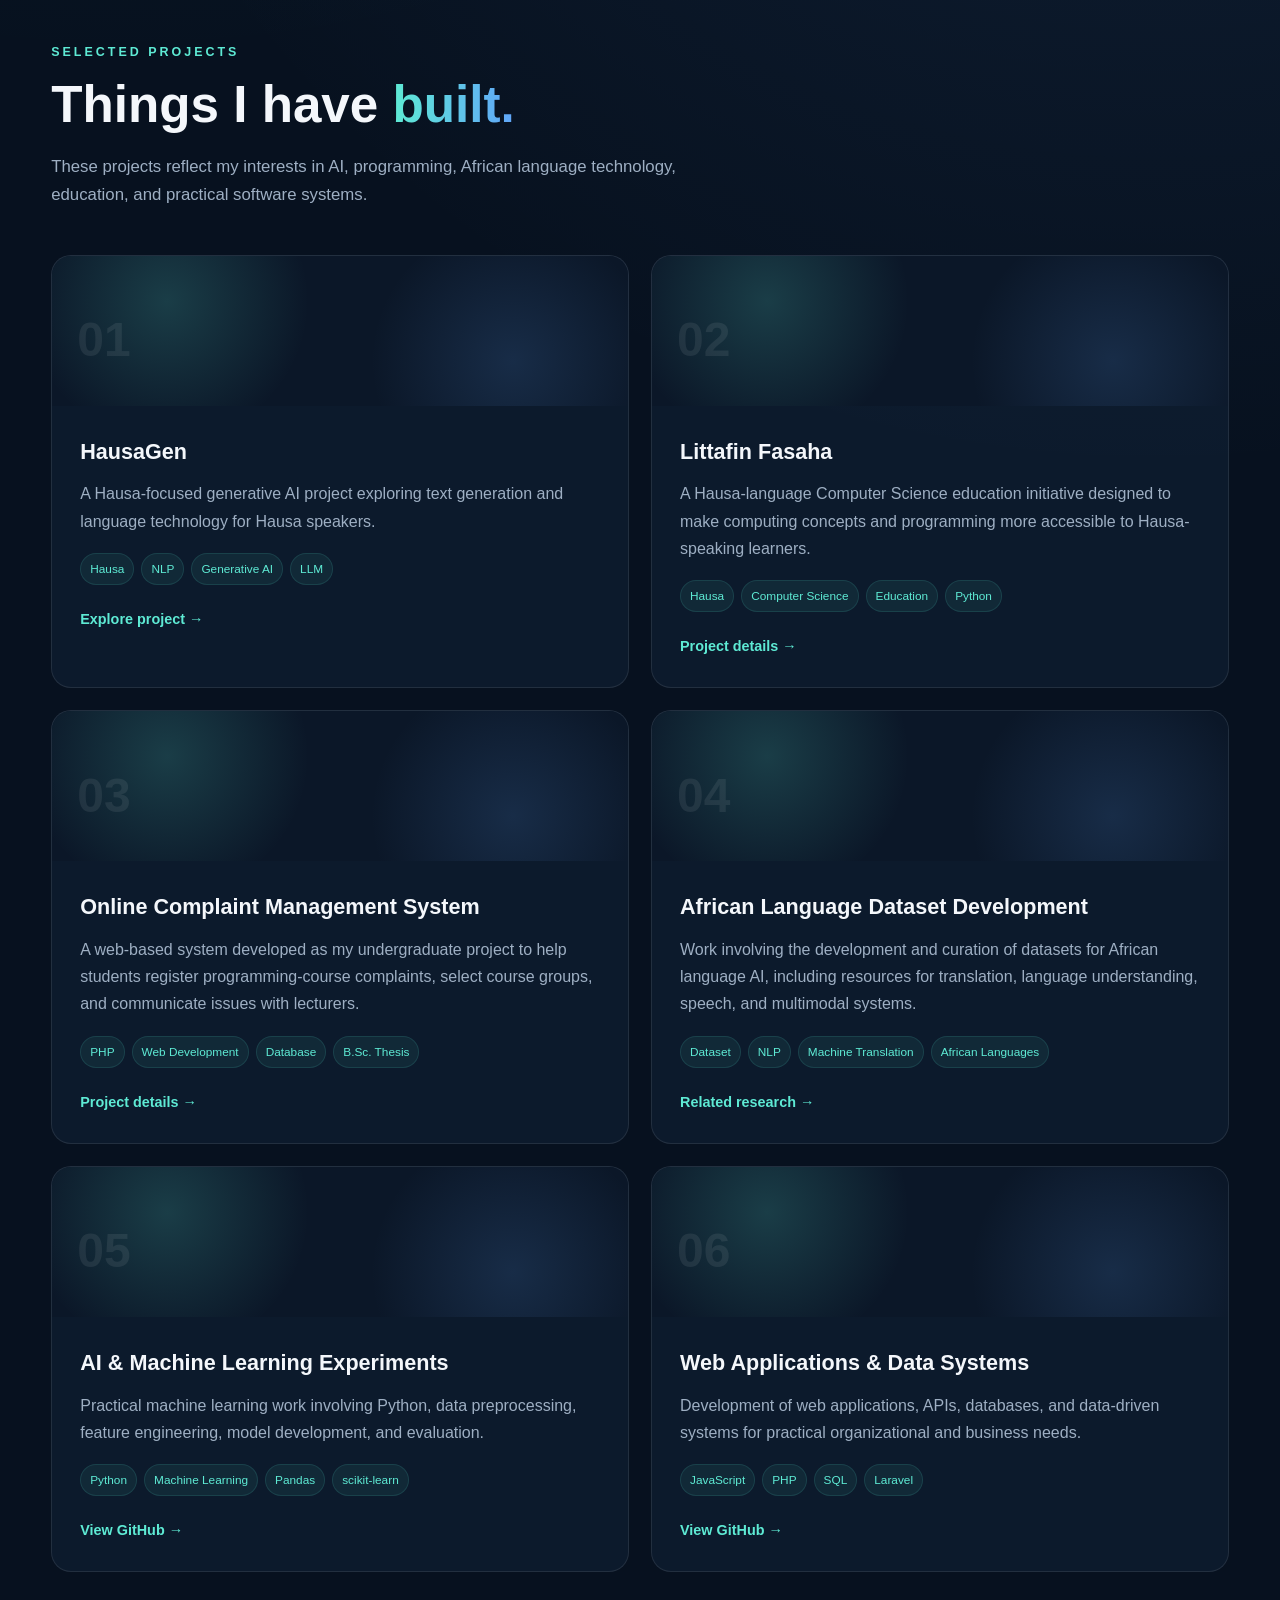
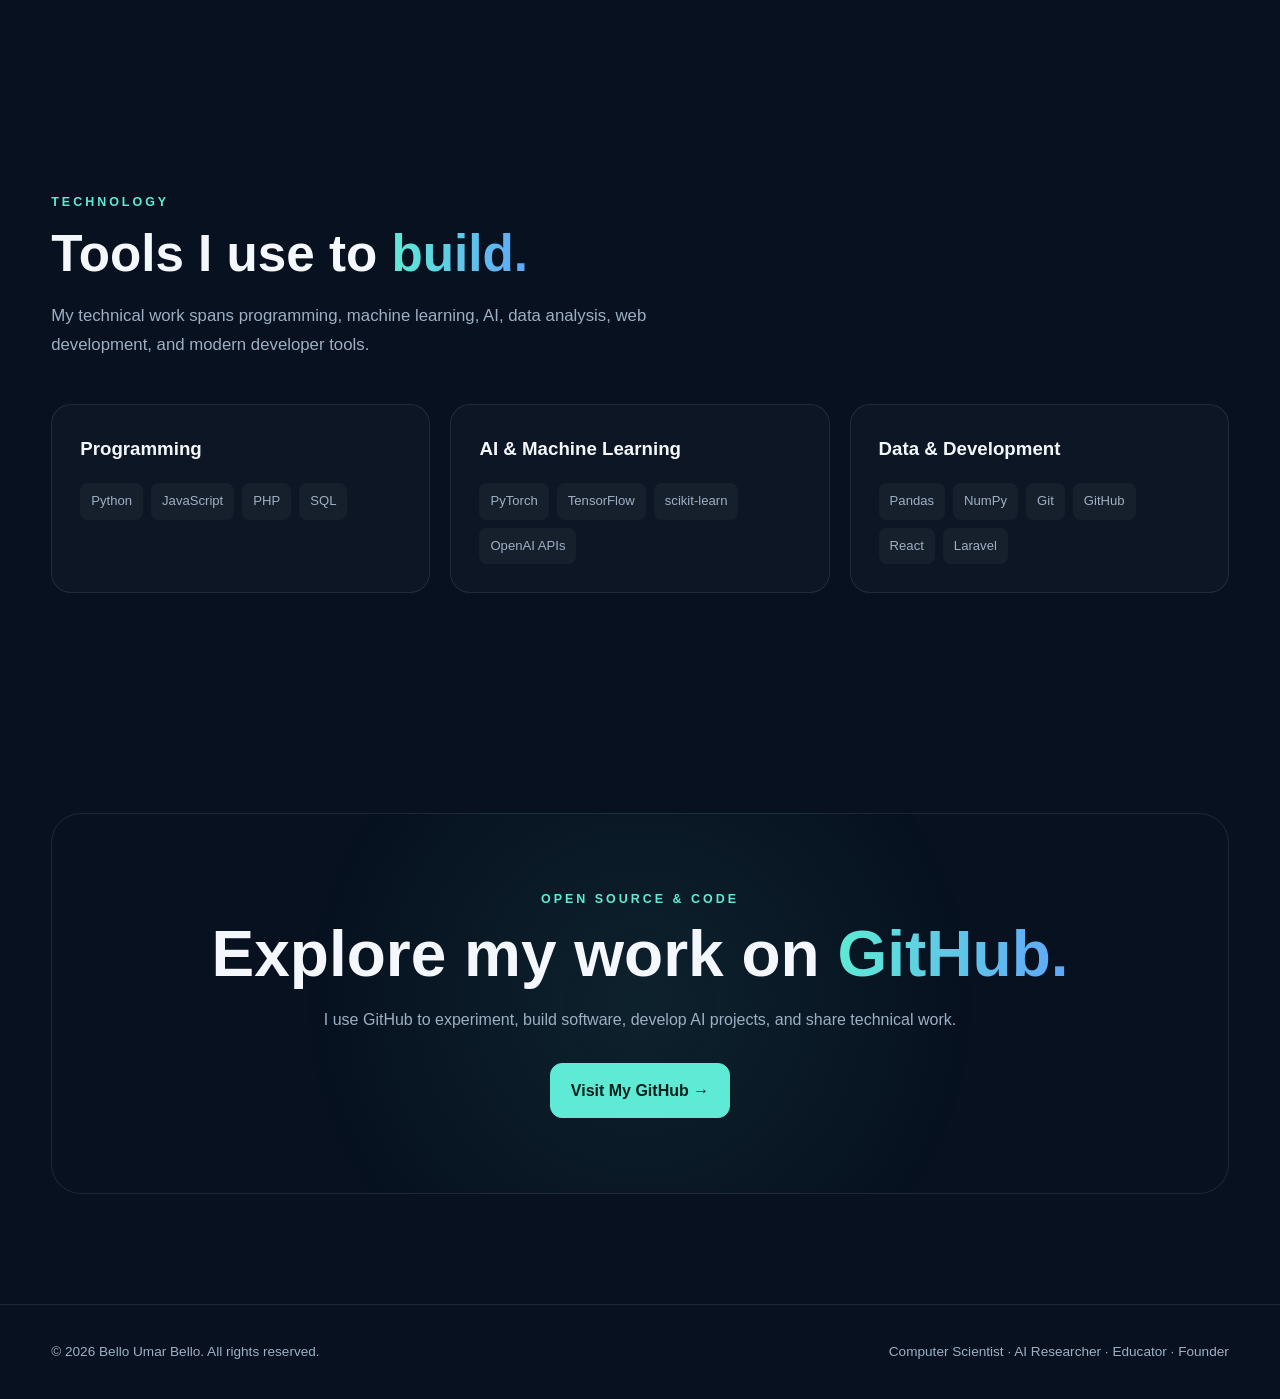
<file: projects.html>
<!DOCTYPE html>
<html lang="en">

<head>

    <meta charset="UTF-8">
    <meta name="viewport" content="width=device-width, initial-scale=1.0">

    <title>Projects | Bello Umar Bello</title>

    <meta
        name="description"
        content="Projects by Bello Umar Bello including AfricanaAI, HausaGen, Littafin Fasaha, and software and AI projects."
    >

    <meta name="author" content="Bello Umar Bello">

    <link rel="stylesheet" href="css/style.css">

</head>


<body>


    <!-- =========================
         NAVIGATION
    ========================== -->

    <header>

        <nav class="container">

            <a href="index.html" class="logo">
                Bello<span>.</span>
            </a>


            <button
                class="menu-toggle"
                id="menuToggle"
                aria-label="Open navigation menu"
            >
                ☰
            </button>


            <ul class="nav-links" id="navLinks">

                <li>
                    <a href="index.html">Home</a>
                </li>

                <li>
                    <a href="about.html">About</a>
                </li>

                <li>
                    <a href="research.html">Research</a>
                </li>

                <li>
                    <a href="projects.html">Projects</a>
                </li>

                <li>
                    <a href="publications.html">Publications</a>
                </li>

                <li>
                    <a href="experience.html">Experience</a>
                </li>

                <li>
                    <a href="education.html">Education</a>
                </li>

                <li>
                   <a href="teaching.html">Teaching</a>
                </li>

                <li>
                   <a href="certifications.html">Certifications</a>
                </li>

                <li>
                    <a href="contact.html" class="nav-button">
                        Contact
                    </a>
                </li>

            </ul>

        </nav>

    </header>



    <main>


        <!-- =========================
             PAGE HERO
        ========================== -->

        <section class="hero">

            <div class="container">


                <div class="hero-kicker">

                    <span class="status-dot"></span>

                    Projects &amp; Innovation

                </div>


                <h1>

                    Turning ideas into

                    <span class="gradient-text">
                        useful technology.
                    </span>

                </h1>


                <p class="hero-subtitle">

                    A selection of projects spanning Artificial
                    Intelligence, African language technology, software
                    development, education, and digital innovation.

                </p>

            </div>

        </section>



        <!-- =========================
             FEATURED PROJECT
        ========================== -->

        <section class="section africana">

            <div class="container">


                <div class="section-label">
                    Featured Project
                </div>


                <div class="africana-grid">


                    <div>


                        <h2 class="africana-title">

                            Africana

                            <span class="gradient-text">
                                AI
                            </span>

                        </h2>


                        <p>

                            AfricanaAI is an AI innovation initiative
                            focused on developing technologies that better
                            support African languages and communities.

                        </p>


                        <p>

                            The project explores Natural Language
                            Processing, language datasets, machine
                            translation, speech technologies, large
                            language models, and multimodal generative AI.

                        </p>


                        <div class="tags">

                            <span class="tag">
                                Artificial Intelligence
                            </span>

                            <span class="tag">
                                NLP
                            </span>

                            <span class="tag">
                                African Languages
                            </span>

                            <span class="tag">
                                LLMs
                            </span>

                            <span class="tag">
                                Generative AI
                            </span>

                        </div>


                        <a
                            href="https://africanaai.com/"
                            target="_blank"
                            rel="noopener noreferrer"
                            class="btn btn-primary"
                        >
                            Visit AfricanaAI →
                        </a>

                    </div>



                    <div class="vision-box">


                        <h3>
                            Vision
                        </h3>


                        <ul>

                            <li>
                                Build AI technologies for African languages
                            </li>

                            <li>
                                Create and curate language datasets
                            </li>

                            <li>
                                Improve access to generative AI
                            </li>

                            <li>
                                Support low-resource language research
                            </li>

                            <li>
                                Explore multimodal African-language AI
                            </li>

                        </ul>

                    </div>

                </div>

            </div>

        </section>



        <!-- =========================
             PROJECTS
        ========================== -->

        <section class="section">

            <div class="container">


                <div class="section-label">
                    Selected Projects
                </div>


                <h2 class="section-title">

                    Things I have

                    <span class="gradient-text">
                        built.
                    </span>

                </h2>


                <p class="section-intro">

                    These projects reflect my interests in AI,
                    programming, African language technology,
                    education, and practical software systems.

                </p>



                <div class="projects-grid">


                    <!-- PROJECT 01 -->

                    <article class="project-card reveal">


                        <div class="project-top">

                            <div class="project-number">
                                01
                            </div>

                        </div>


                        <div class="project-content">


                            <h3>
                                HausaGen
                            </h3>


                            <p>

                                A Hausa-focused generative AI project
                                exploring text generation and language
                                technology for Hausa speakers.

                            </p>


                            <div class="tags">

                                <span class="tag">
                                    Hausa
                                </span>

                                <span class="tag">
                                    NLP
                                </span>

                                <span class="tag">
                                    Generative AI
                                </span>

                                <span class="tag">
                                    LLM
                                </span>

                            </div>


                            <a
                                href="https://africanaai.com/"
                                target="_blank"
                                rel="noopener noreferrer"
                                class="project-link"
                            >
                                Explore project →
                            </a>

                        </div>

                    </article>



                    <!-- PROJECT 02 -->

                    <article class="project-card reveal">


                        <div class="project-top">

                            <div class="project-number">
                                02
                            </div>

                        </div>


                        <div class="project-content">


                            <h3>
                                Littafin Fasaha
                            </h3>


                            <p>

                                A Hausa-language Computer Science
                                education initiative designed to make
                                computing concepts and programming more
                                accessible to Hausa-speaking learners.

                            </p>


                            <div class="tags">

                                <span class="tag">
                                    Hausa
                                </span>

                                <span class="tag">
                                    Computer Science
                                </span>

                                <span class="tag">
                                    Education
                                </span>

                                <span class="tag">
                                    Python
                                </span>

                            </div>


                            <a
                                href="#"
                                class="project-link"
                            >
                                Project details →
                            </a>

                        </div>

                    </article>



                    <!-- PROJECT 03 -->

                    <article class="project-card reveal">


                        <div class="project-top">

                            <div class="project-number">
                                03
                            </div>

                        </div>


                        <div class="project-content">


                            <h3>
                                Online Complaint Management System
                            </h3>


                            <p>

                                A web-based system developed as my
                                undergraduate project to help students
                                register programming-course complaints,
                                select course groups, and communicate
                                issues with lecturers.

                            </p>


                            <div class="tags">

                                <span class="tag">
                                    PHP
                                </span>

                                <span class="tag">
                                    Web Development
                                </span>

                                <span class="tag">
                                    Database
                                </span>

                                <span class="tag">
                                    B.Sc. Thesis
                                </span>

                            </div>


                            <a
                                href="#"
                                class="project-link"
                            >
                                Project details →
                            </a>

                        </div>

                    </article>



                    <!-- PROJECT 04 -->

                    <article class="project-card reveal">


                        <div class="project-top">

                            <div class="project-number">
                                04
                            </div>

                        </div>


                        <div class="project-content">


                            <h3>
                                African Language Dataset Development
                            </h3>


                            <p>

                                Work involving the development and
                                curation of datasets for African language
                                AI, including resources for translation,
                                language understanding, speech, and
                                multimodal systems.

                            </p>


                            <div class="tags">

                                <span class="tag">
                                    Dataset
                                </span>

                                <span class="tag">
                                    NLP
                                </span>

                                <span class="tag">
                                    Machine Translation
                                </span>

                                <span class="tag">
                                    African Languages
                                </span>

                            </div>


                            <a
                                href="research.html"
                                class="project-link"
                            >
                                Related research →
                            </a>

                        </div>

                    </article>



                    <!-- PROJECT 05 -->

                    <article class="project-card reveal">


                        <div class="project-top">

                            <div class="project-number">
                                05
                            </div>

                        </div>


                        <div class="project-content">


                            <h3>
                                AI &amp; Machine Learning Experiments
                            </h3>


                            <p>

                                Practical machine learning work involving
                                Python, data preprocessing, feature
                                engineering, model development, and
                                evaluation.

                            </p>


                            <div class="tags">

                                <span class="tag">
                                    Python
                                </span>

                                <span class="tag">
                                    Machine Learning
                                </span>

                                <span class="tag">
                                    Pandas
                                </span>

                                <span class="tag">
                                    scikit-learn
                                </span>

                            </div>


                            <a
                                href="https://github.com/buby3090"
                                target="_blank"
                                rel="noopener noreferrer"
                                class="project-link"
                            >
                                View GitHub →
                            </a>

                        </div>

                    </article>



                    <!-- PROJECT 06 -->

                    <article class="project-card reveal">


                        <div class="project-top">

                            <div class="project-number">
                                06
                            </div>

                        </div>


                        <div class="project-content">


                            <h3>
                                Web Applications &amp; Data Systems
                            </h3>


                            <p>

                                Development of web applications, APIs,
                                databases, and data-driven systems for
                                practical organizational and business
                                needs.

                            </p>


                            <div class="tags">

                                <span class="tag">
                                    JavaScript
                                </span>

                                <span class="tag">
                                    PHP
                                </span>

                                <span class="tag">
                                    SQL
                                </span>

                                <span class="tag">
                                    Laravel
                                </span>

                            </div>


                            <a
                                href="https://github.com/buby3090"
                                target="_blank"
                                rel="noopener noreferrer"
                                class="project-link"
                            >
                                View GitHub →
                            </a>

                        </div>

                    </article>


                </div>

            </div>

        </section>



        <!-- =========================
             TECHNOLOGY STACK
        ========================== -->

        <section class="section">

            <div class="container">


                <div class="section-label">
                    Technology
                </div>


                <h2 class="section-title">

                    Tools I use to

                    <span class="gradient-text">
                        build.
                    </span>

                </h2>


                <p class="section-intro">

                    My technical work spans programming, machine
                    learning, AI, data analysis, web development,
                    and modern developer tools.

                </p>



                <div class="skills-grid">


                    <div class="skill-group reveal">

                        <h3>
                            Programming
                        </h3>

                        <div class="skill-list">

                            <span class="skill">
                                Python
                            </span>

                            <span class="skill">
                                JavaScript
                            </span>

                            <span class="skill">
                                PHP
                            </span>

                            <span class="skill">
                                SQL
                            </span>

                        </div>

                    </div>



                    <div class="skill-group reveal">

                        <h3>
                            AI &amp; Machine Learning
                        </h3>

                        <div class="skill-list">

                            <span class="skill">
                                PyTorch
                            </span>

                            <span class="skill">
                                TensorFlow
                            </span>

                            <span class="skill">
                                scikit-learn
                            </span>

                            <span class="skill">
                                OpenAI APIs
                            </span>

                        </div>

                    </div>



                    <div class="skill-group reveal">

                        <h3>
                            Data &amp; Development
                        </h3>

                        <div class="skill-list">

                            <span class="skill">
                                Pandas
                            </span>

                            <span class="skill">
                                NumPy
                            </span>

                            <span class="skill">
                                Git
                            </span>

                            <span class="skill">
                                GitHub
                            </span>

                            <span class="skill">
                                React
                            </span>

                            <span class="skill">
                                Laravel
                            </span>

                        </div>

                    </div>


                </div>

            </div>

        </section>



        <!-- =========================
             GITHUB CTA
        ========================== -->

        <section class="section">

            <div class="container">


                <div class="contact-box">


                    <div class="section-label">
                        Open Source &amp; Code
                    </div>


                    <h2>

                        Explore my work on

                        <span class="gradient-text">
                            GitHub.
                        </span>

                    </h2>


                    <p>

                        I use GitHub to experiment, build software,
                        develop AI projects, and share technical work.

                    </p>


                    <a
                        href="https://github.com/buby3090"
                        target="_blank"
                        rel="noopener noreferrer"
                        class="btn btn-primary"
                    >
                        Visit My GitHub →
                    </a>


                </div>

            </div>

        </section>


    </main>



    <!-- =========================
         FOOTER
    ========================== -->

    <footer>

        <div class="container footer-inner">

            <div>

                © <span id="year"></span>
                Bello Umar Bello.
                All rights reserved.

            </div>


            <div>

                Computer Scientist · AI Researcher · Educator · Founder

            </div>

        </div>

    </footer>



    <script src="js/script.js"></script>

</body>

</html>
</file>
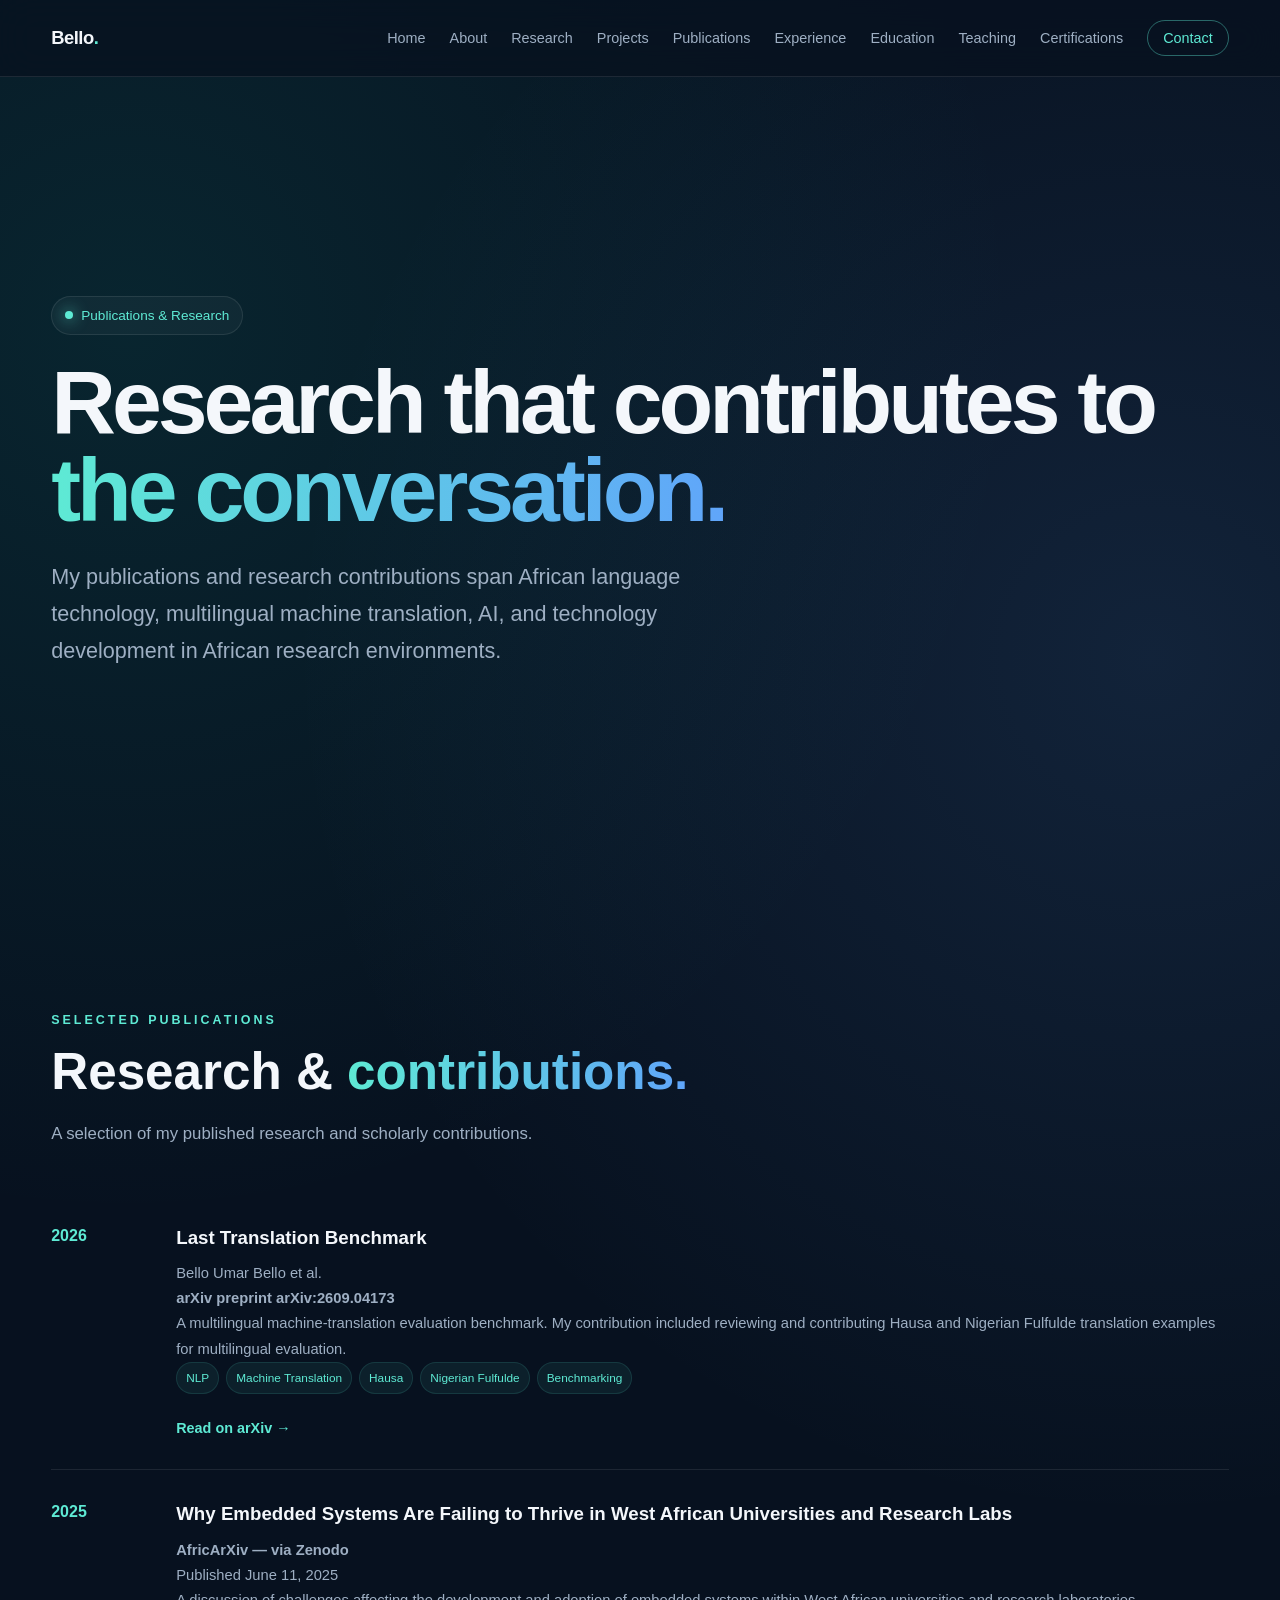
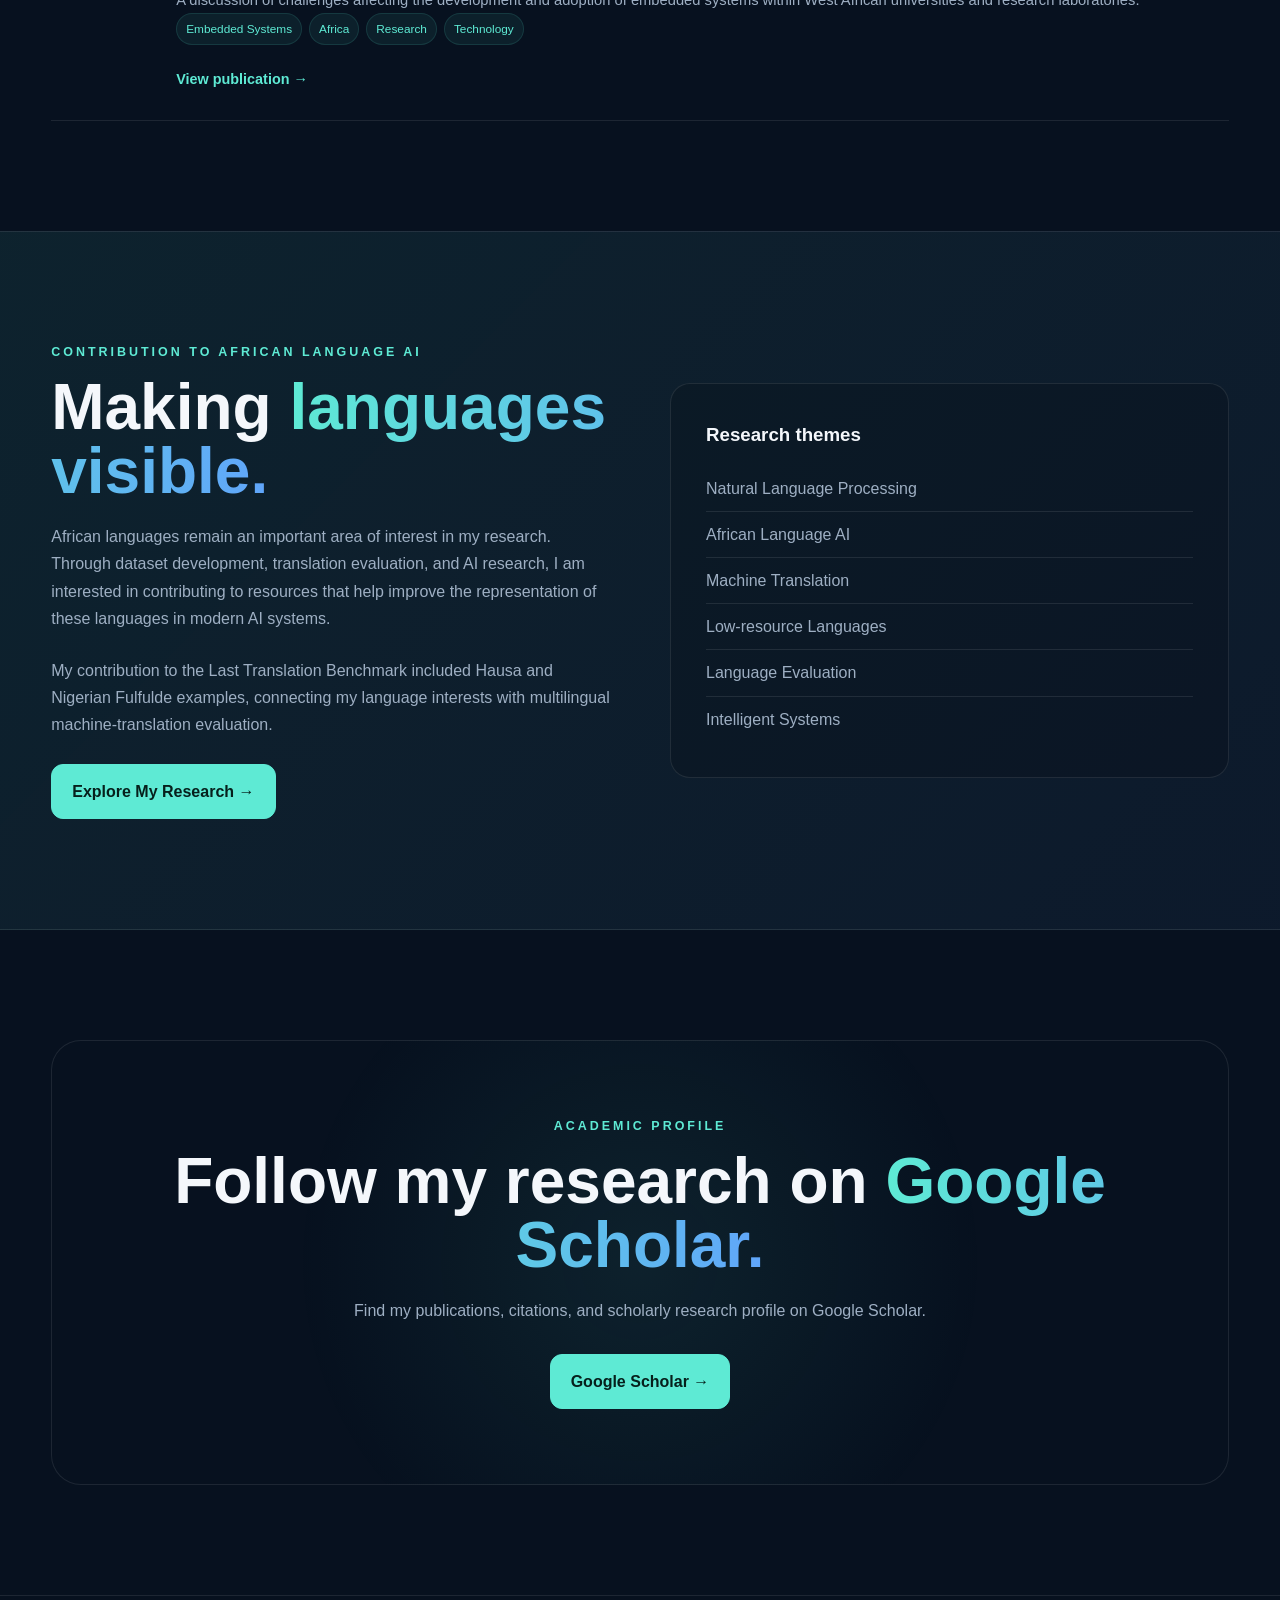
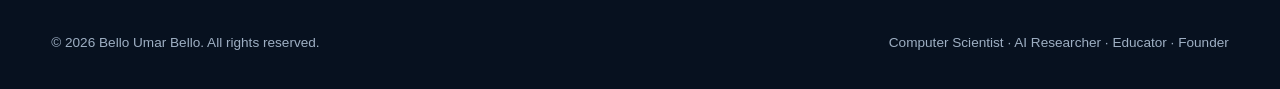
<file: publications.html>
<!DOCTYPE html>
<html lang="en">

<head>

    <meta charset="UTF-8">
    <meta name="viewport" content="width=device-width, initial-scale=1.0">

    <title>Publications | Bello Umar Bello</title>

    <meta
        name="description"
        content="Publications and research contributions by Bello Umar Bello in Natural Language Processing, African Language AI, machine translation, and technology."
    >

    <meta name="author" content="Bello Umar Bello">

    <link rel="stylesheet" href="css/style.css">

</head>


<body>


    <!-- =========================
         NAVIGATION
    ========================== -->

    <header>

        <nav class="container">

            <a href="index.html" class="logo">
                Bello<span>.</span>
            </a>


            <button
                class="menu-toggle"
                id="menuToggle"
                aria-label="Open navigation menu"
            >
                ☰
            </button>


            <ul class="nav-links" id="navLinks">

                <li>
                    <a href="index.html">Home</a>
                </li>

                <li>
                    <a href="about.html">About</a>
                </li>

                <li>
                    <a href="research.html">Research</a>
                </li>

                <li>
                    <a href="projects.html">Projects</a>
                </li>

                <li>
                    <a href="publications.html">Publications</a>
                </li>

                <li>
                    <a href="experience.html">Experience</a>
                </li>

                <li>
                    <a href="education.html">Education</a>
                </li>

                <li>
                   <a href="teaching.html">Teaching</a>
                 </li>

                  <li>
                     <a href="certifications.html">Certifications</a>
                </li>

                <li>
                    <a href="contact.html" class="nav-button">
                        Contact
                    </a>
                </li>

            </ul>

        </nav>

    </header>



    <main>


        <!-- =========================
             PAGE HERO
        ========================== -->

        <section class="hero">

            <div class="container">


                <div class="hero-kicker">

                    <span class="status-dot"></span>

                    Publications &amp; Research

                </div>


                <h1>

                    Research that contributes to

                    <span class="gradient-text">
                        the conversation.
                    </span>

                </h1>


                <p class="hero-subtitle">

                    My publications and research contributions span
                    African language technology, multilingual machine
                    translation, AI, and technology development in
                    African research environments.

                </p>

            </div>

        </section>



        <!-- =========================
             PUBLICATIONS
        ========================== -->

        <section class="section">

            <div class="container">


                <div class="section-label">
                    Selected Publications
                </div>


                <h2 class="section-title">

                    Research &amp;

                    <span class="gradient-text">
                        contributions.
                    </span>

                </h2>


                <p class="section-intro">

                    A selection of my published research and scholarly
                    contributions.

                </p>



                <!-- PUBLICATION 2026 -->

                <article class="publication reveal">


                    <div class="publication-year">
                        2026
                    </div>


                    <div>


                        <h3>
                            Last Translation Benchmark
                        </h3>


                        <p>

                            Bello Umar Bello et al.
                            <br>

                            <strong>
                                arXiv preprint arXiv:2609.04173
                            </strong>

                        </p>


                        <p>

                            A multilingual machine-translation evaluation
                            benchmark. My contribution included reviewing
                            and contributing Hausa and Nigerian Fulfulde
                            translation examples for multilingual
                            evaluation.

                        </p>


                        <div class="tags">

                            <span class="tag">
                                NLP
                            </span>

                            <span class="tag">
                                Machine Translation
                            </span>

                            <span class="tag">
                                Hausa
                            </span>

                            <span class="tag">
                                Nigerian Fulfulde
                            </span>

                            <span class="tag">
                                Benchmarking
                            </span>

                        </div>


                        <a
                            href="https://arxiv.org/abs/2609.04173"
                            target="_blank"
                            rel="noopener noreferrer"
                            class="project-link"
                        >
                            Read on arXiv →
                        </a>

                    </div>

                </article>



                <!-- PUBLICATION 2025 -->

                <article class="publication reveal">


                    <div class="publication-year">
                        2025
                    </div>


                    <div>


                        <h3>

                            Why Embedded Systems Are Failing to Thrive
                            in West African Universities and Research Labs

                        </h3>


                        <p>

                            <strong>
                                AfricArXiv — via Zenodo
                            </strong>

                            <br>

                            Published June 11, 2025

                        </p>


                        <p>

                            A discussion of challenges affecting the
                            development and adoption of embedded systems
                            within West African universities and research
                            laboratories.

                        </p>


                        <div class="tags">

                            <span class="tag">
                                Embedded Systems
                            </span>

                            <span class="tag">
                                Africa
                            </span>

                            <span class="tag">
                                Research
                            </span>

                            <span class="tag">
                                Technology
                            </span>

                        </div>


                        <a
                            href="https://zenodo.org/records/15605264"
                            target="_blank"
                            rel="noopener noreferrer"
                            class="project-link"
                        >
                            View publication →
                        </a>

                    </div>

                </article>


            </div>

        </section>



        <!-- =========================
             RESEARCH CONTRIBUTION
        ========================== -->

        <section class="section africana">

            <div class="container africana-grid">


                <div>


                    <div class="section-label">
                        Contribution to African Language AI
                    </div>


                    <h2 class="africana-title">

                        Making

                        <span class="gradient-text">
                            languages visible.
                        </span>

                    </h2>


                    <p>

                        African languages remain an important area of
                        interest in my research. Through dataset
                        development, translation evaluation, and AI
                        research, I am interested in contributing to
                        resources that help improve the representation
                        of these languages in modern AI systems.

                    </p>


                    <p>

                        My contribution to the Last Translation Benchmark
                        included Hausa and Nigerian Fulfulde examples,
                        connecting my language interests with multilingual
                        machine-translation evaluation.

                    </p>


                    <a
                        href="research.html"
                        class="btn btn-primary"
                    >
                        Explore My Research →
                    </a>

                </div>



                <div class="vision-box">


                    <h3>
                        Research themes
                    </h3>


                    <ul>

                        <li>
                            Natural Language Processing
                        </li>

                        <li>
                            African Language AI
                        </li>

                        <li>
                            Machine Translation
                        </li>

                        <li>
                            Low-resource Languages
                        </li>

                        <li>
                            Language Evaluation
                        </li>

                        <li>
                            Intelligent Systems
                        </li>

                    </ul>

                </div>


            </div>

        </section>



        <!-- =========================
             GOOGLE SCHOLAR
        ========================== -->

        <section class="section">

            <div class="container">


                <div class="contact-box">


                    <div class="section-label">
                        Academic Profile
                    </div>


                    <h2>

                        Follow my research on

                        <span class="gradient-text">
                            Google Scholar.
                        </span>

                    </h2>


                    <p>

                        Find my publications, citations, and scholarly
                        research profile on Google Scholar.

                    </p>


                    <a
                        href="https://scholar.google.com/citations?user=BJb_wOUAAAAJ&hl=en"
                        target="_blank"
                        rel="noopener noreferrer"
                        class="btn btn-primary"
                    >
                        Google Scholar →
                    </a>


                </div>

            </div>

        </section>


    </main>



    <!-- =========================
         FOOTER
    ========================== -->

    <footer>

        <div class="container footer-inner">


            <div>

                © <span id="year"></span>
                Bello Umar Bello.
                All rights reserved.

            </div>


            <div>

                Computer Scientist · AI Researcher · Educator · Founder

            </div>


        </div>

    </footer>



    <script src="js/script.js"></script>

</body>

</html>
</file>
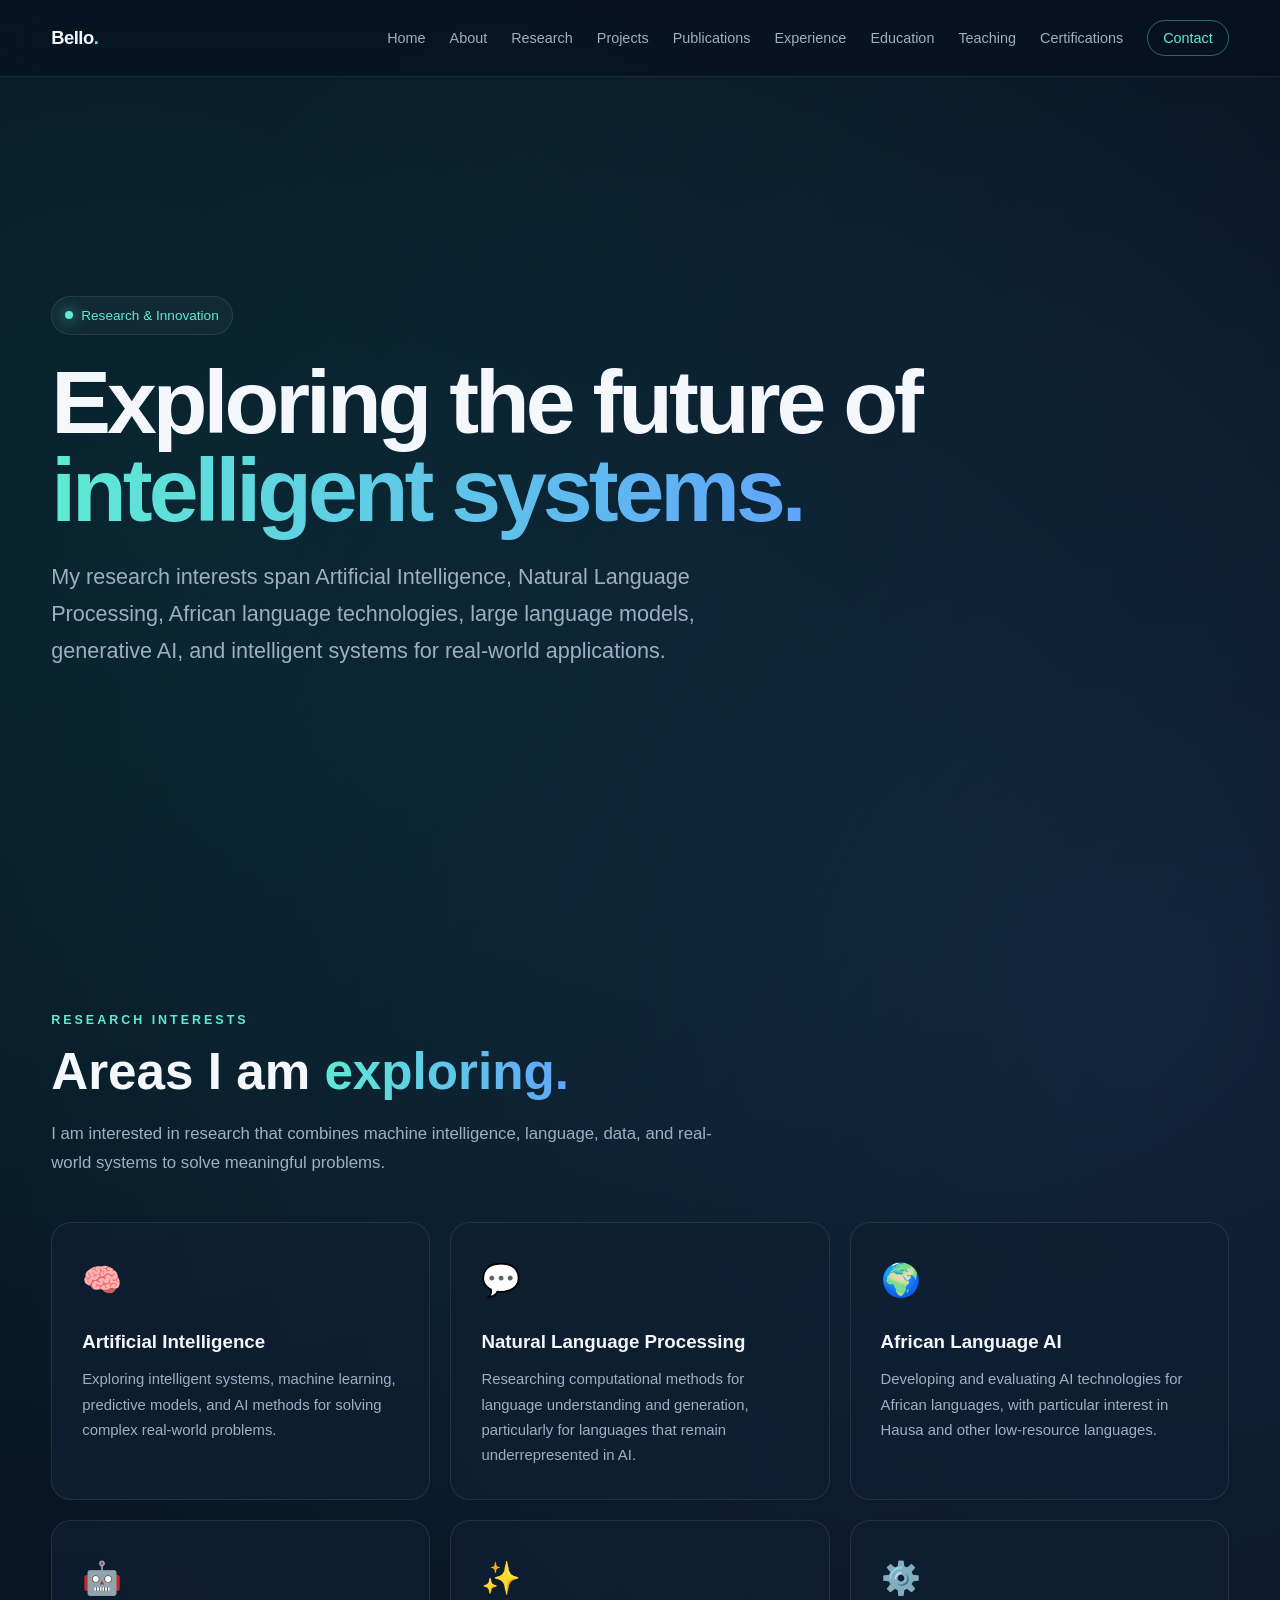
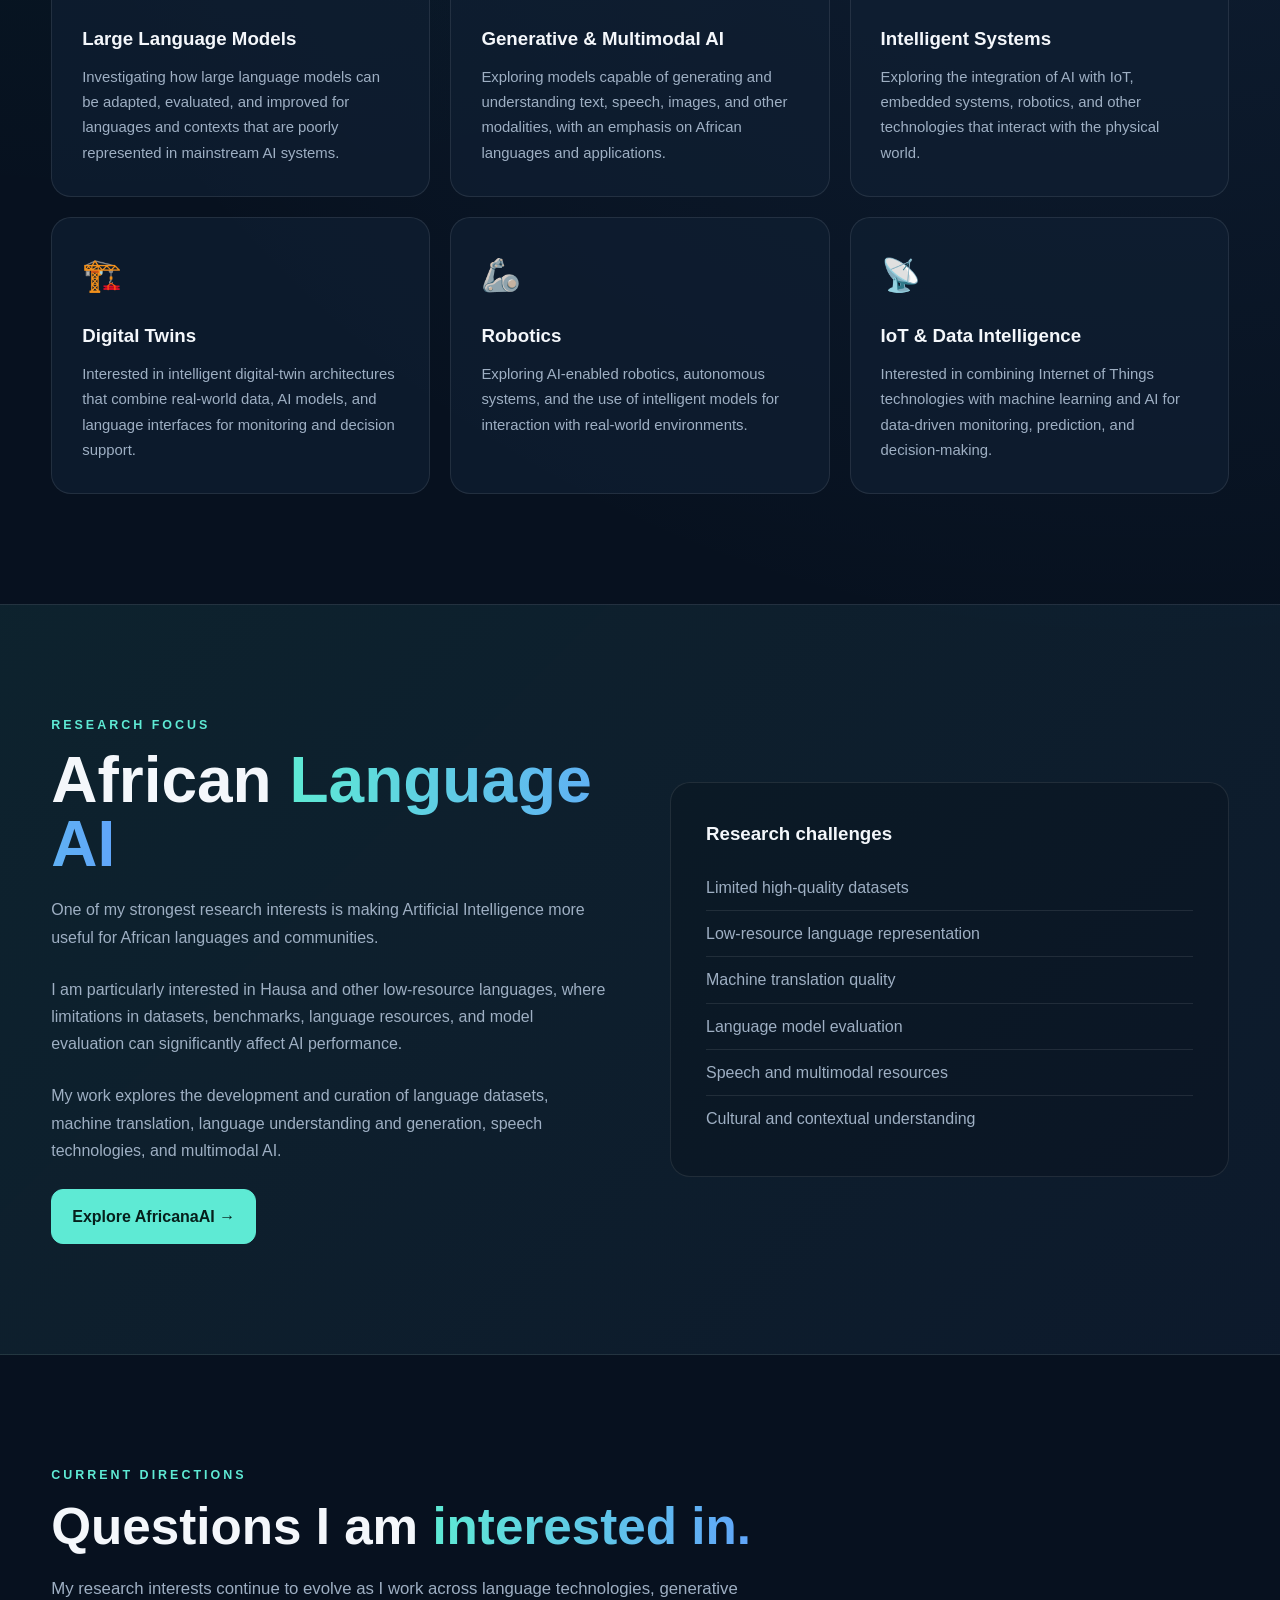
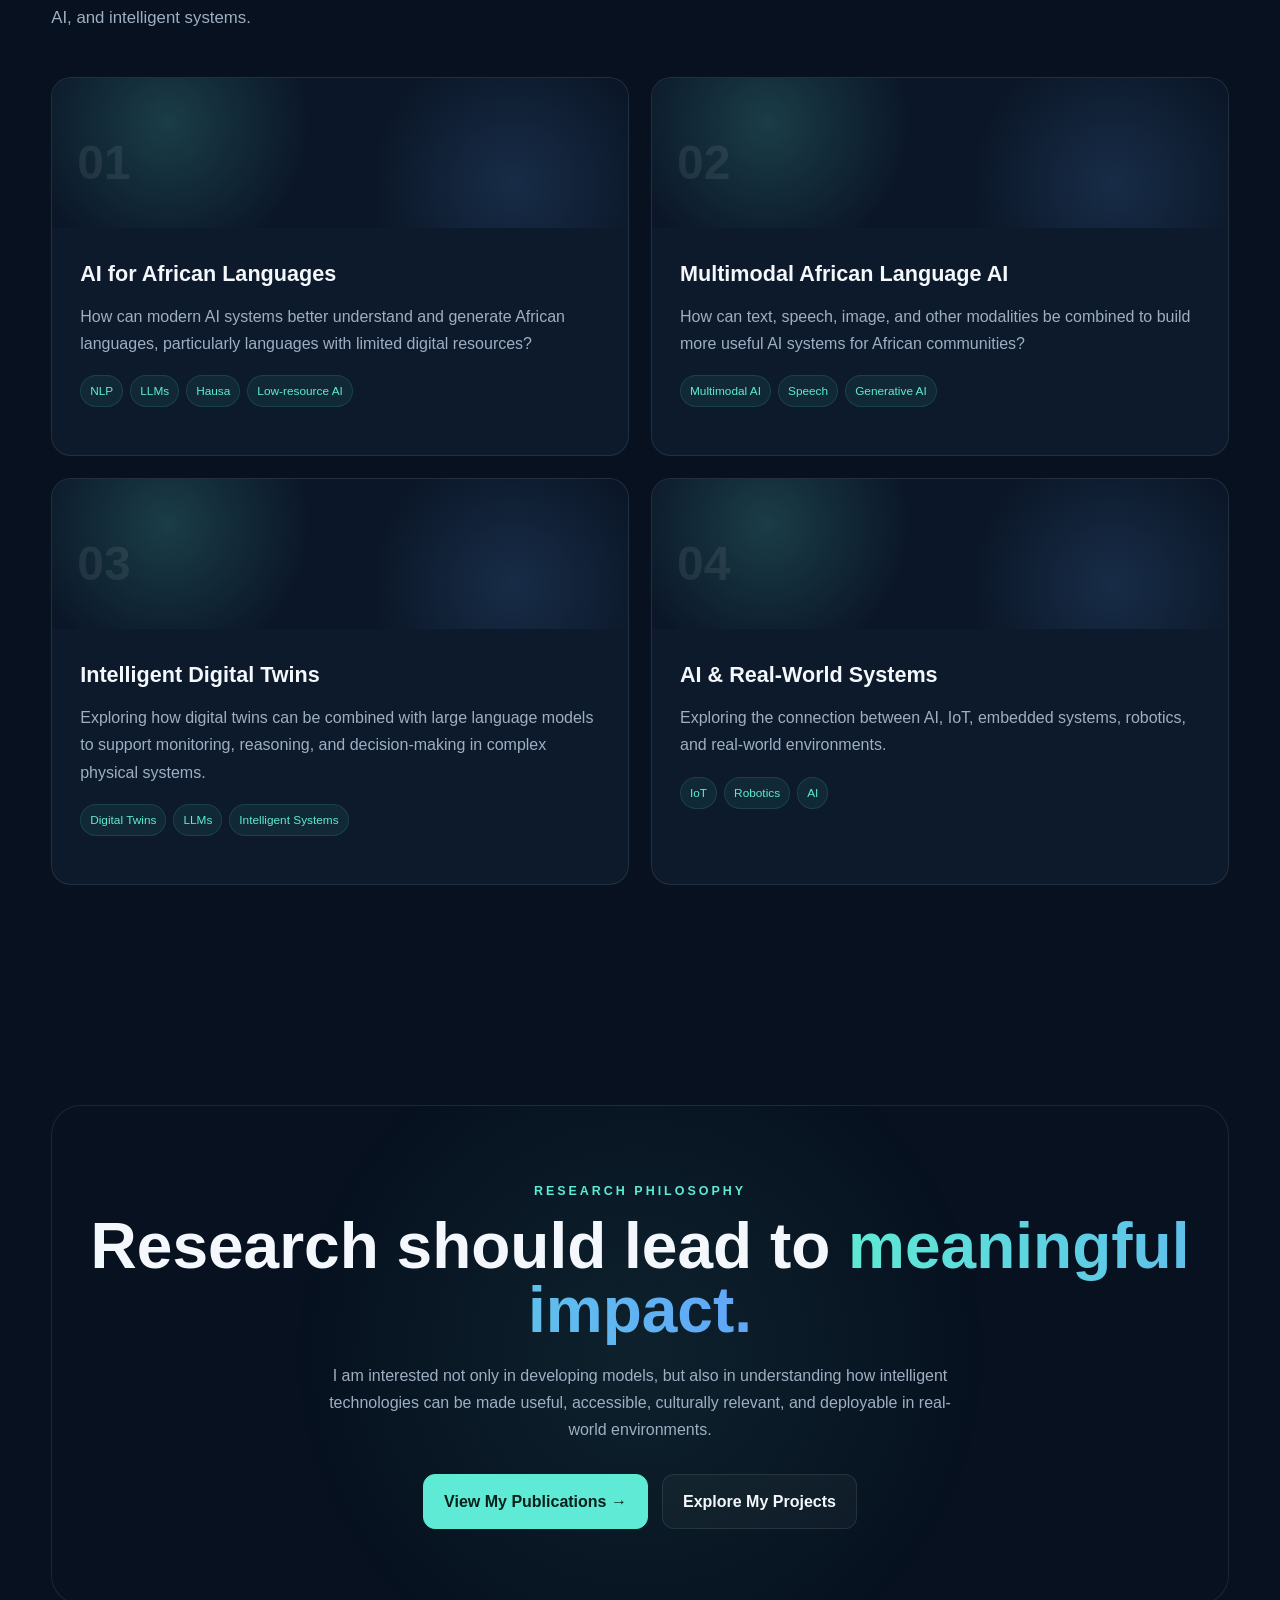
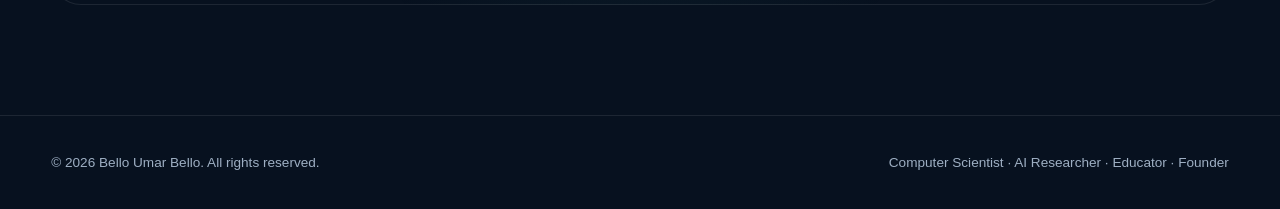
<file: research.html>
<!DOCTYPE html>
<html lang="en">
<head>

    <meta charset="UTF-8">
    <meta name="viewport" content="width=device-width, initial-scale=1.0">

    <title>Research | Bello Umar Bello</title>

    <meta
        name="description"
        content="Research interests and projects of Bello Umar Bello in Artificial Intelligence, NLP, African Language AI, LLMs, Generative AI, IoT, Digital Twins, and intelligent systems."
    >

    <meta name="author" content="Bello Umar Bello">

    <link rel="stylesheet" href="css/style.css">

</head>

<body>


    <!-- =========================
         NAVIGATION
    ========================== -->

    <header>

        <nav class="container">

            <a href="index.html" class="logo">
                Bello<span>.</span>
            </a>

            <button
                class="menu-toggle"
                id="menuToggle"
                aria-label="Open navigation menu"
            >
                ☰
            </button>

            <ul class="nav-links" id="navLinks">

                <li>
                    <a href="index.html">Home</a>
                </li>

                <li>
                    <a href="about.html">About</a>
                </li>

                <li>
                    <a href="research.html">Research</a>
                </li>

                <li>
                    <a href="projects.html">Projects</a>
                </li>

                <li>
                    <a href="publications.html">Publications</a>
                </li>

                <li>
                    <a href="experience.html">Experience</a>
                </li>

                <li>
                    <a href="education.html">Education</a>
                </li>

                <li>
                    <a href="teaching.html">Teaching</a>
                 </li>

                <li>
                   <a href="certifications.html">Certifications</a>
                </li>

                <li>
                    <a href="contact.html" class="nav-button">
                        Contact
                    </a>
                </li>

            </ul>

        </nav>

    </header>


    <main>


        <!-- =========================
             PAGE HERO
        ========================== -->

        <section class="hero">

            <div class="container">

                <div class="hero-kicker">

                    <span class="status-dot"></span>

                    Research & Innovation

                </div>


                <h1>

                    Exploring the future of

                    <span class="gradient-text">
                        intelligent systems.
                    </span>

                </h1>


                <p class="hero-subtitle">

                    My research interests span Artificial Intelligence,
                    Natural Language Processing, African language
                    technologies, large language models, generative AI,
                    and intelligent systems for real-world applications.

                </p>

            </div>

        </section>



        <!-- =========================
             RESEARCH INTERESTS
        ========================== -->

        <section class="section">

            <div class="container">


                <div class="section-label">
                    Research Interests
                </div>


                <h2 class="section-title">

                    Areas I am

                    <span class="gradient-text">
                        exploring.
                    </span>

                </h2>


                <p class="section-intro">

                    I am interested in research that combines machine
                    intelligence, language, data, and real-world systems
                    to solve meaningful problems.

                </p>



                <div class="research-grid">


                    <!-- AI -->

                    <article class="research-card reveal">

                        <div class="research-icon">
                            🧠
                        </div>

                        <h3>
                            Artificial Intelligence
                        </h3>

                        <p>

                            Exploring intelligent systems, machine learning,
                            predictive models, and AI methods for solving
                            complex real-world problems.

                        </p>

                    </article>



                    <!-- NLP -->

                    <article class="research-card reveal">

                        <div class="research-icon">
                            💬
                        </div>

                        <h3>
                            Natural Language Processing
                        </h3>

                        <p>

                            Researching computational methods for language
                            understanding and generation, particularly for
                            languages that remain underrepresented in AI.

                        </p>

                    </article>



                    <!-- African Language AI -->

                    <article class="research-card reveal">

                        <div class="research-icon">
                            🌍
                        </div>

                        <h3>
                            African Language AI
                        </h3>

                        <p>

                            Developing and evaluating AI technologies for
                            African languages, with particular interest in
                            Hausa and other low-resource languages.

                        </p>

                    </article>



                    <!-- LLM -->

                    <article class="research-card reveal">

                        <div class="research-icon">
                            🤖
                        </div>

                        <h3>
                            Large Language Models
                        </h3>

                        <p>

                            Investigating how large language models can be
                            adapted, evaluated, and improved for languages
                            and contexts that are poorly represented in
                            mainstream AI systems.

                        </p>

                    </article>



                    <!-- Generative AI -->

                    <article class="research-card reveal">

                        <div class="research-icon">
                            ✨
                        </div>

                        <h3>
                            Generative &amp; Multimodal AI
                        </h3>

                        <p>

                            Exploring models capable of generating and
                            understanding text, speech, images, and other
                            modalities, with an emphasis on African
                            languages and applications.

                        </p>

                    </article>



                    <!-- Intelligent Systems -->

                    <article class="research-card reveal">

                        <div class="research-icon">
                            ⚙️
                        </div>

                        <h3>
                            Intelligent Systems
                        </h3>

                        <p>

                            Exploring the integration of AI with IoT,
                            embedded systems, robotics, and other
                            technologies that interact with the physical
                            world.

                        </p>

                    </article>



                    <!-- Digital Twins -->

                    <article class="research-card reveal">

                        <div class="research-icon">
                            🏗️
                        </div>

                        <h3>
                            Digital Twins
                        </h3>

                        <p>

                            Interested in intelligent digital-twin
                            architectures that combine real-world data,
                            AI models, and language interfaces for
                            monitoring and decision support.

                        </p>

                    </article>



                    <!-- Robotics -->

                    <article class="research-card reveal">

                        <div class="research-icon">
                            🦾
                        </div>

                        <h3>
                            Robotics
                        </h3>

                        <p>

                            Exploring AI-enabled robotics, autonomous
                            systems, and the use of intelligent models
                            for interaction with real-world environments.

                        </p>

                    </article>



                    <!-- IoT -->

                    <article class="research-card reveal">

                        <div class="research-icon">
                            📡
                        </div>

                        <h3>
                            IoT &amp; Data Intelligence
                        </h3>

                        <p>

                            Interested in combining Internet of Things
                            technologies with machine learning and AI for
                            data-driven monitoring, prediction, and
                            decision-making.

                        </p>

                    </article>


                </div>

            </div>

        </section>



        <!-- =========================
             AFRICAN LANGUAGE AI
        ========================== -->

        <section class="section africana">

            <div class="container africana-grid">


                <div>

                    <div class="section-label">
                        Research Focus
                    </div>


                    <h2 class="africana-title">

                        African

                        <span class="gradient-text">
                            Language AI
                        </span>

                    </h2>


                    <p>

                        One of my strongest research interests is making
                        Artificial Intelligence more useful for African
                        languages and communities.

                    </p>


                    <p>

                        I am particularly interested in Hausa and other
                        low-resource languages, where limitations in
                        datasets, benchmarks, language resources, and
                        model evaluation can significantly affect AI
                        performance.

                    </p>


                    <p>

                        My work explores the development and curation of
                        language datasets, machine translation, language
                        understanding and generation, speech technologies,
                        and multimodal AI.

                    </p>


                    <a
                        href="https://africanaai.com/"
                        target="_blank"
                        rel="noopener noreferrer"
                        class="btn btn-primary"
                    >
                        Explore AfricanaAI →
                    </a>

                </div>



                <div class="vision-box">

                    <h3>
                        Research challenges
                    </h3>


                    <ul>

                        <li>
                            Limited high-quality datasets
                        </li>

                        <li>
                            Low-resource language representation
                        </li>

                        <li>
                            Machine translation quality
                        </li>

                        <li>
                            Language model evaluation
                        </li>

                        <li>
                            Speech and multimodal resources
                        </li>

                        <li>
                            Cultural and contextual understanding
                        </li>

                    </ul>

                </div>

            </div>

        </section>



        <!-- =========================
             CURRENT RESEARCH DIRECTIONS
        ========================== -->

        <section class="section">

            <div class="container">


                <div class="section-label">
                    Current Directions
                </div>


                <h2 class="section-title">

                    Questions I am

                    <span class="gradient-text">
                        interested in.
                    </span>

                </h2>


                <p class="section-intro">

                    My research interests continue to evolve as I work
                    across language technologies, generative AI, and
                    intelligent systems.

                </p>



                <div class="projects-grid">


                    <article class="project-card reveal">

                        <div class="project-top">

                            <div class="project-number">
                                01
                            </div>

                        </div>


                        <div class="project-content">

                            <h3>
                                AI for African Languages
                            </h3>


                            <p>

                                How can modern AI systems better understand
                                and generate African languages, particularly
                                languages with limited digital resources?

                            </p>


                            <div class="tags">

                                <span class="tag">
                                    NLP
                                </span>

                                <span class="tag">
                                    LLMs
                                </span>

                                <span class="tag">
                                    Hausa
                                </span>

                                <span class="tag">
                                    Low-resource AI
                                </span>

                            </div>

                        </div>

                    </article>



                    <article class="project-card reveal">

                        <div class="project-top">

                            <div class="project-number">
                                02
                            </div>

                        </div>


                        <div class="project-content">

                            <h3>
                                Multimodal African Language AI
                            </h3>


                            <p>

                                How can text, speech, image, and other
                                modalities be combined to build more useful
                                AI systems for African communities?

                            </p>


                            <div class="tags">

                                <span class="tag">
                                    Multimodal AI
                                </span>

                                <span class="tag">
                                    Speech
                                </span>

                                <span class="tag">
                                    Generative AI
                                </span>

                            </div>

                        </div>

                    </article>



                    <article class="project-card reveal">

                        <div class="project-top">

                            <div class="project-number">
                                03
                            </div>

                        </div>


                        <div class="project-content">

                            <h3>
                                Intelligent Digital Twins
                            </h3>


                            <p>

                                Exploring how digital twins can be combined
                                with large language models to support
                                monitoring, reasoning, and decision-making
                                in complex physical systems.

                            </p>


                            <div class="tags">

                                <span class="tag">
                                    Digital Twins
                                </span>

                                <span class="tag">
                                    LLMs
                                </span>

                                <span class="tag">
                                    Intelligent Systems
                                </span>

                            </div>

                        </div>

                    </article>



                    <article class="project-card reveal">

                        <div class="project-top">

                            <div class="project-number">
                                04
                            </div>

                        </div>


                        <div class="project-content">

                            <h3>
                                AI &amp; Real-World Systems
                            </h3>


                            <p>

                                Exploring the connection between AI,
                                IoT, embedded systems, robotics, and
                                real-world environments.

                            </p>


                            <div class="tags">

                                <span class="tag">
                                    IoT
                                </span>

                                <span class="tag">
                                    Robotics
                                </span>

                                <span class="tag">
                                    AI
                                </span>

                            </div>

                        </div>

                    </article>


                </div>

            </div>

        </section>



        <!-- =========================
             RESEARCH PHILOSOPHY
        ========================== -->

        <section class="section">

            <div class="container">


                <div class="contact-box">

                    <div class="section-label">
                        Research Philosophy
                    </div>


                    <h2>

                        Research should lead to

                        <span class="gradient-text">
                            meaningful impact.
                        </span>

                    </h2>


                    <p>

                        I am interested not only in developing models,
                        but also in understanding how intelligent
                        technologies can be made useful, accessible,
                        culturally relevant, and deployable in real-world
                        environments.

                    </p>


                    <div
                        class="hero-buttons"
                        style="justify-content:center;"
                    >

                        <a
                            href="publications.html"
                            class="btn btn-primary"
                        >
                            View My Publications →
                        </a>


                        <a
                            href="projects.html"
                            class="btn btn-secondary"
                        >
                            Explore My Projects
                        </a>

                    </div>

                </div>

            </div>

        </section>


    </main>



    <!-- =========================
         FOOTER
    ========================== -->

    <footer>

        <div class="container footer-inner">

            <div>

                © <span id="year"></span>
                Bello Umar Bello.
                All rights reserved.

            </div>


            <div>

                Computer Scientist · AI Researcher · Educator · Founder

            </div>

        </div>

    </footer>



    <script src="js/script.js"></script>

</body>
</html>
</file>
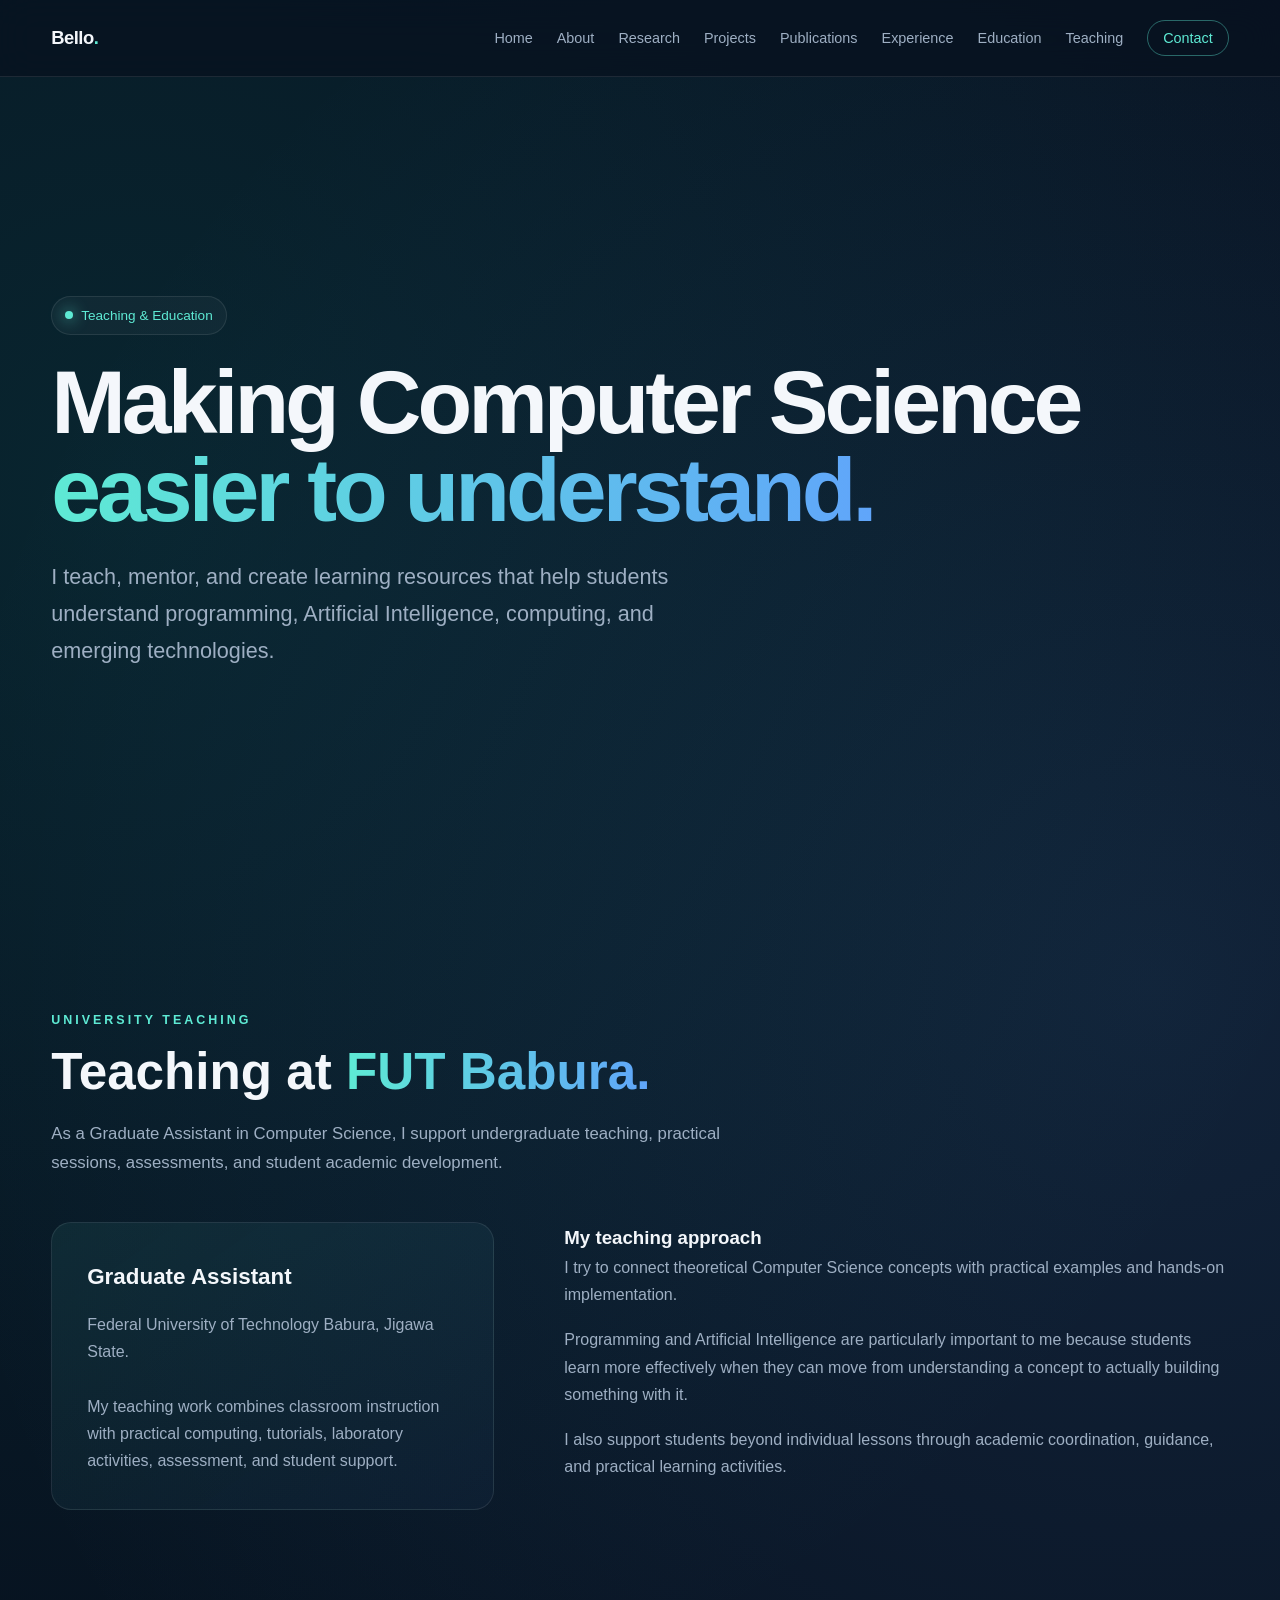
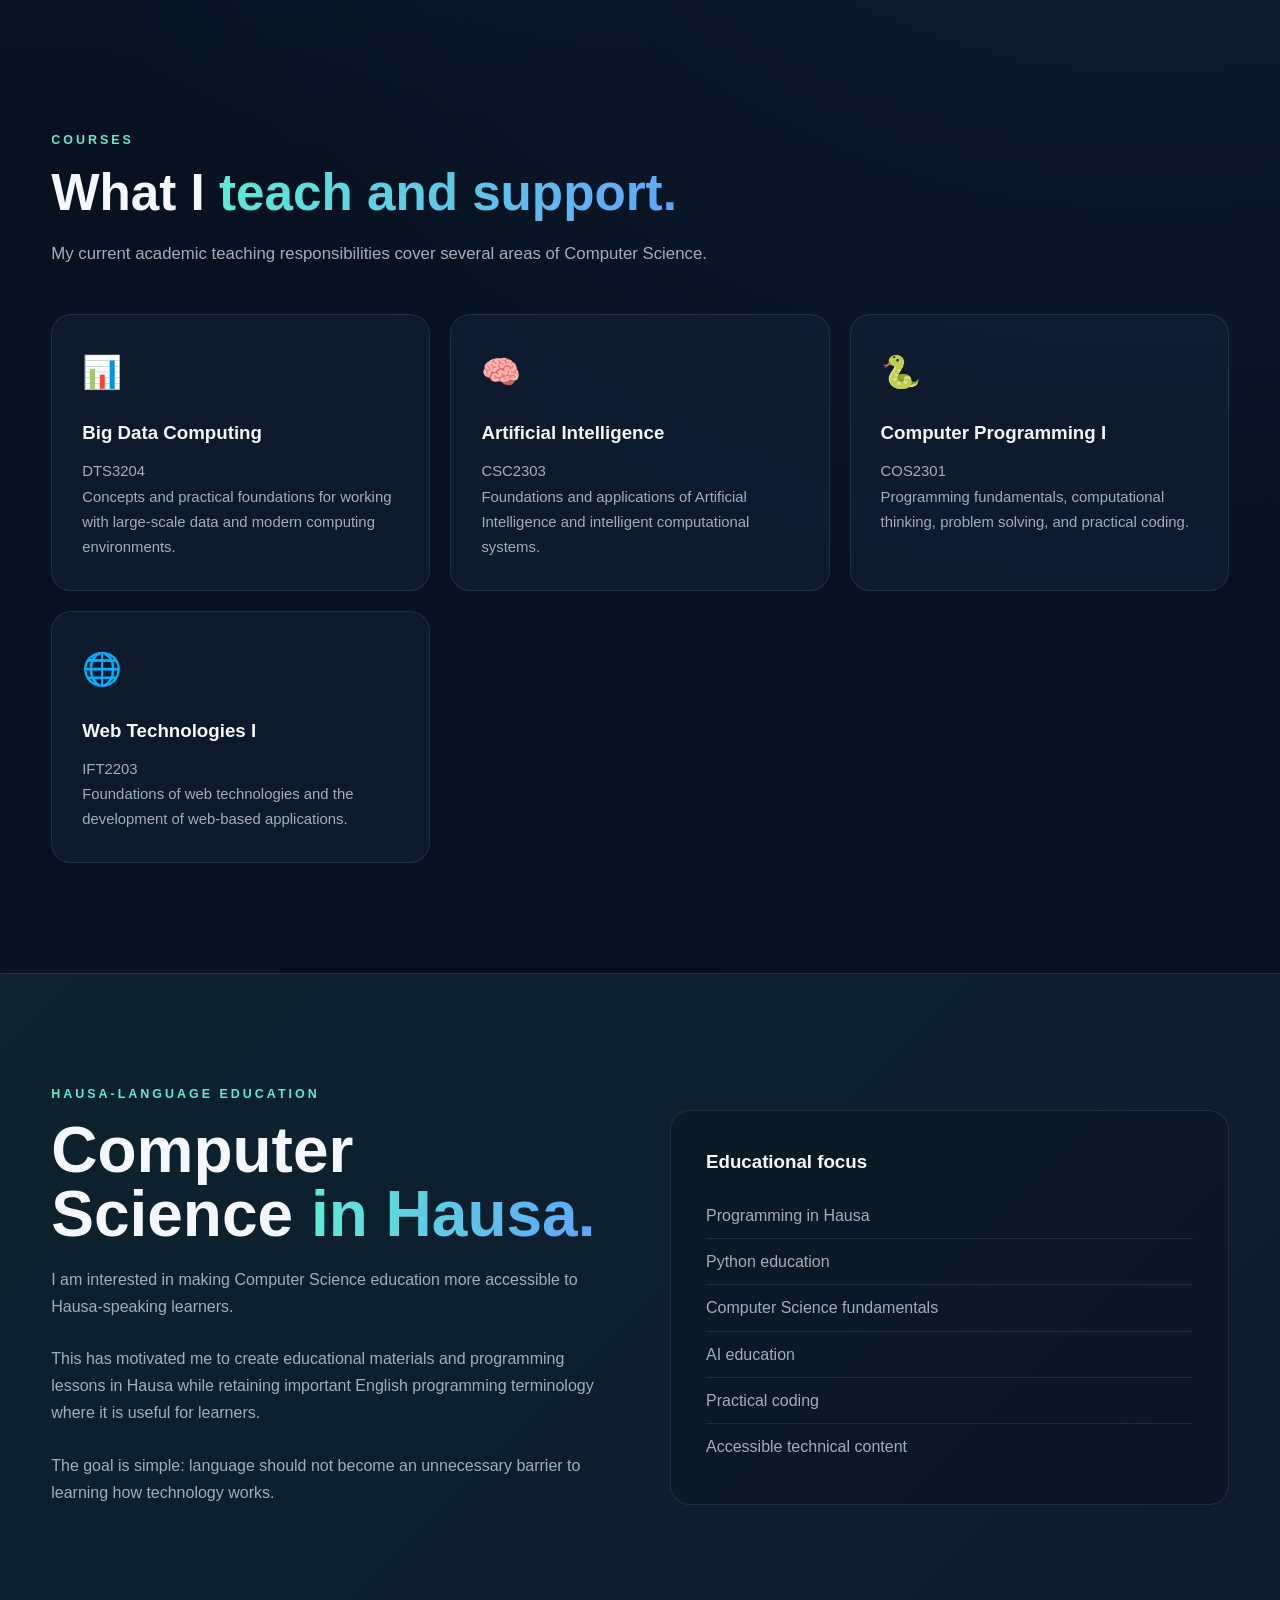
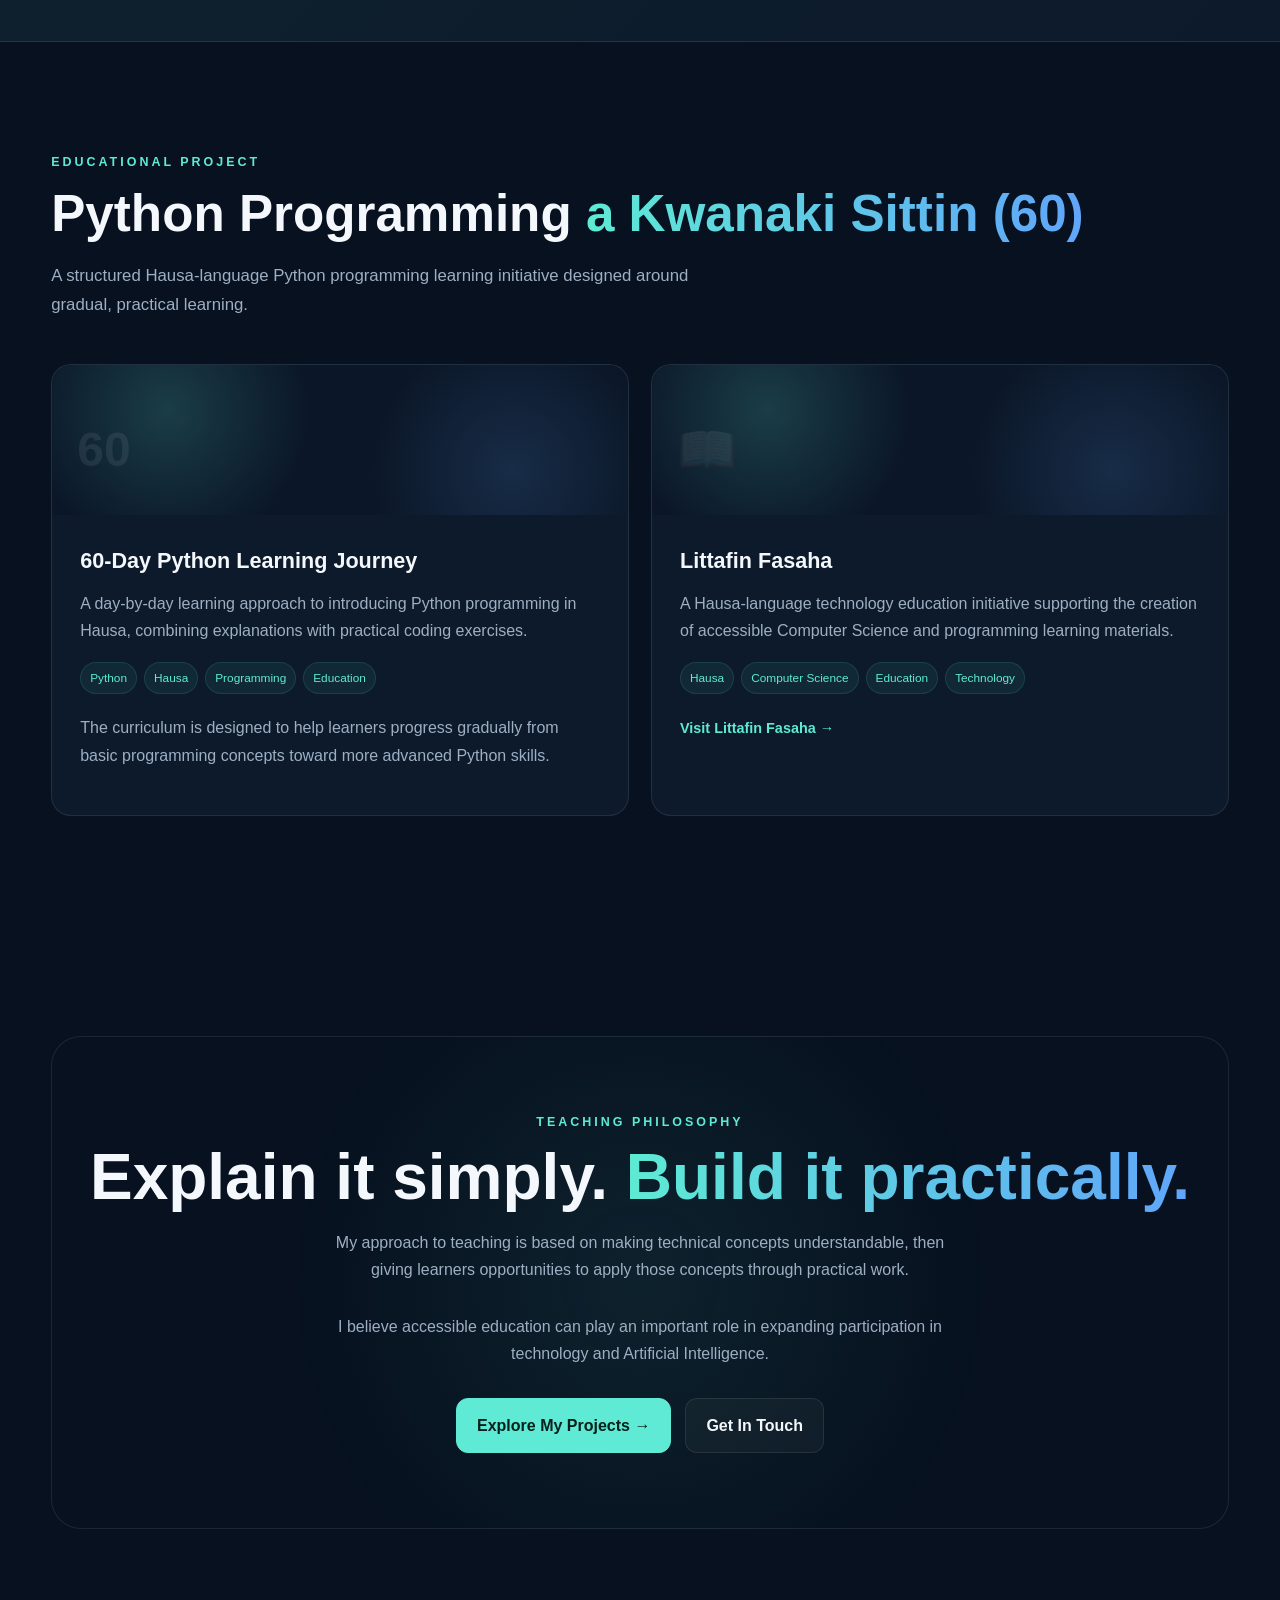
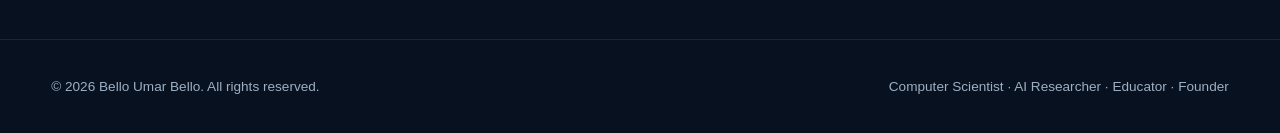
<file: teaching.html>
<!DOCTYPE html>
<html lang="en">

<head>

    <meta charset="UTF-8">
    <meta name="viewport" content="width=device-width, initial-scale=1.0">

    <title>Teaching | Bello Umar Bello</title>

    <meta
        name="description"
        content="Teaching and Computer Science education work of Bello Umar Bello."
    >

    <meta name="author" content="Bello Umar Bello">

    <link rel="stylesheet" href="css/style.css">

</head>


<body>


    <!-- =========================
         NAVIGATION
    ========================== -->

    <header>

        <nav class="container">

            <a href="index.html" class="logo">
                Bello<span>.</span>
            </a>


            <button
                class="menu-toggle"
                id="menuToggle"
                aria-label="Open navigation menu"
            >
                ☰
            </button>


            <ul class="nav-links" id="navLinks">

                <li>
                    <a href="index.html">Home</a>
                </li>

                <li>
                    <a href="about.html">About</a>
                </li>

                <li>
                    <a href="research.html">Research</a>
                </li>

                <li>
                    <a href="projects.html">Projects</a>
                </li>

                <li>
                    <a href="publications.html">Publications</a>
                </li>

                <li>
                    <a href="experience.html">Experience</a>
                </li>

                <li>
                    <a href="education.html">Education</a>
                </li>

                <li>
                    <a href="teaching.html">Teaching</a>
                </li>

                <li>
                    <a href="contact.html" class="nav-button">
                        Contact
                    </a>
                </li>

            </ul>

        </nav>

    </header>



    <main>


        <!-- =========================
             PAGE HERO
        ========================== -->

        <section class="hero">

            <div class="container">


                <div class="hero-kicker">

                    <span class="status-dot"></span>

                    Teaching &amp; Education

                </div>


                <h1>

                    Making Computer Science

                    <span class="gradient-text">
                        easier to understand.
                    </span>

                </h1>


                <p class="hero-subtitle">

                    I teach, mentor, and create learning resources that
                    help students understand programming, Artificial
                    Intelligence, computing, and emerging technologies.

                </p>

            </div>

        </section>



        <!-- =========================
             UNIVERSITY TEACHING
        ========================== -->

        <section class="section">

            <div class="container">


                <div class="section-label">
                    University Teaching
                </div>


                <h2 class="section-title">

                    Teaching at

                    <span class="gradient-text">
                        FUT Babura.
                    </span>

                </h2>


                <p class="section-intro">

                    As a Graduate Assistant in Computer Science, I
                    support undergraduate teaching, practical sessions,
                    assessments, and student academic development.

                </p>



                <div class="about-grid">


                    <div class="about-highlight">

                        <h3>
                            Graduate Assistant
                        </h3>


                        <p>

                            Federal University of Technology Babura,
                            Jigawa State.

                        </p>


                        <br>


                        <p>

                            My teaching work combines classroom
                            instruction with practical computing,
                            tutorials, laboratory activities, assessment,
                            and student support.

                        </p>

                    </div>



                    <div class="about-text">

                        <h3>
                            My teaching approach
                        </h3>


                        <p>

                            I try to connect theoretical Computer Science
                            concepts with practical examples and
                            hands-on implementation.

                        </p>


                        <p>

                            Programming and Artificial Intelligence are
                            particularly important to me because students
                            learn more effectively when they can move from
                            understanding a concept to actually building
                            something with it.

                        </p>


                        <p>

                            I also support students beyond individual
                            lessons through academic coordination,
                            guidance, and practical learning activities.

                        </p>

                    </div>

                </div>

            </div>

        </section>



        <!-- =========================
             COURSES
        ========================== -->

        <section class="section">

            <div class="container">


                <div class="section-label">
                    Courses
                </div>


                <h2 class="section-title">

                    What I

                    <span class="gradient-text">
                        teach and support.
                    </span>

                </h2>


                <p class="section-intro">

                    My current academic teaching responsibilities cover
                    several areas of Computer Science.

                </p>



                <div class="research-grid">


                    <article class="research-card reveal">

                        <div class="research-icon">
                            📊
                        </div>


                        <h3>
                            Big Data Computing
                        </h3>


                        <p>
                            DTS3204
                        </p>


                        <p>

                            Concepts and practical foundations for
                            working with large-scale data and modern
                            computing environments.

                        </p>

                    </article>



                    <article class="research-card reveal">

                        <div class="research-icon">
                            🧠
                        </div>


                        <h3>
                            Artificial Intelligence
                        </h3>


                        <p>
                            CSC2303
                        </p>


                        <p>

                            Foundations and applications of Artificial
                            Intelligence and intelligent computational
                            systems.

                        </p>

                    </article>



                    <article class="research-card reveal">

                        <div class="research-icon">
                            🐍
                        </div>


                        <h3>
                            Computer Programming I
                        </h3>


                        <p>
                            COS2301
                        </p>


                        <p>

                            Programming fundamentals, computational
                            thinking, problem solving, and practical
                            coding.

                        </p>

                    </article>



                    <article class="research-card reveal">

                        <div class="research-icon">
                            🌐
                        </div>


                        <h3>
                            Web Technologies I
                        </h3>


                        <p>
                            IFT2203
                        </p>


                        <p>

                            Foundations of web technologies and the
                            development of web-based applications.

                        </p>

                    </article>


                </div>

            </div>

        </section>



        <!-- =========================
             HAUSA COMPUTER SCIENCE
        ========================== -->

        <section class="section africana">

            <div class="container africana-grid">


                <div>


                    <div class="section-label">
                        Hausa-Language Education
                    </div>


                    <h2 class="africana-title">

                        Computer Science

                        <span class="gradient-text">
                            in Hausa.
                        </span>

                    </h2>


                    <p>

                        I am interested in making Computer Science
                        education more accessible to Hausa-speaking
                        learners.

                    </p>


                    <p>

                        This has motivated me to create educational
                        materials and programming lessons in Hausa while
                        retaining important English programming
                        terminology where it is useful for learners.

                    </p>


                    <p>

                        The goal is simple: language should not become an
                        unnecessary barrier to learning how technology
                        works.

                    </p>


                </div>



                <div class="vision-box">


                    <h3>
                        Educational focus
                    </h3>


                    <ul>

                        <li>
                            Programming in Hausa
                        </li>

                        <li>
                            Python education
                        </li>

                        <li>
                            Computer Science fundamentals
                        </li>

                        <li>
                            AI education
                        </li>

                        <li>
                            Practical coding
                        </li>

                        <li>
                            Accessible technical content
                        </li>

                    </ul>

                </div>


            </div>

        </section>



        <!-- =========================
             PYTHON 60 DAYS
        ========================== -->

        <section class="section">

            <div class="container">


                <div class="section-label">
                    Educational Project
                </div>


                <h2 class="section-title">

                    Python Programming

                    <span class="gradient-text">
                        a Kwanaki Sittin (60)
                    </span>

                </h2>


                <p class="section-intro">

                    A structured Hausa-language Python programming
                    learning initiative designed around gradual,
                    practical learning.

                </p>



                <div class="projects-grid">


                    <article class="project-card reveal">


                        <div class="project-top">

                            <div class="project-number">
                                60
                            </div>

                        </div>


                        <div class="project-content">


                            <h3>
                                60-Day Python Learning Journey
                            </h3>


                            <p>

                                A day-by-day learning approach to
                                introducing Python programming in Hausa,
                                combining explanations with practical
                                coding exercises.

                            </p>


                            <div class="tags">

                                <span class="tag">
                                    Python
                                </span>

                                <span class="tag">
                                    Hausa
                                </span>

                                <span class="tag">
                                    Programming
                                </span>

                                <span class="tag">
                                    Education
                                </span>

                            </div>


                            <p>

                                The curriculum is designed to help
                                learners progress gradually from basic
                                programming concepts toward more advanced
                                Python skills.

                            </p>

                        </div>

                    </article>



                    <article class="project-card reveal">


                        <div class="project-top">

                            <div class="project-number">
                                📖
                            </div>

                        </div>


                        <div class="project-content">


                            <h3>
                                Littafin Fasaha
                            </h3>


                            <p>

                                A Hausa-language technology education
                                initiative supporting the creation of
                                accessible Computer Science and
                                programming learning materials.

                            </p>


                            <div class="tags">

                                <span class="tag">
                                    Hausa
                                </span>

                                <span class="tag">
                                    Computer Science
                                </span>

                                <span class="tag">
                                    Education
                                </span>

                                <span class="tag">
                                    Technology
                                </span>

                            </div>


                            <a
                                href="https://littafinfasaha.com/"
                                target="_blank"
                                rel="noopener noreferrer"
                                class="project-link"
                            >
                                Visit Littafin Fasaha →
                            </a>

                        </div>

                    </article>


                </div>

            </div>

        </section>



        <!-- =========================
             EDUCATIONAL PHILOSOPHY
        ========================== -->

        <section class="section">

            <div class="container">


                <div class="contact-box">


                    <div class="section-label">
                        Teaching Philosophy
                    </div>


                    <h2>

                        Explain it simply.

                        <span class="gradient-text">
                            Build it practically.
                        </span>

                    </h2>


                    <p>

                        My approach to teaching is based on making
                        technical concepts understandable, then giving
                        learners opportunities to apply those concepts
                        through practical work.

                    </p>


                    <p>

                        I believe accessible education can play an
                        important role in expanding participation in
                        technology and Artificial Intelligence.

                    </p>


                    <div
                        class="hero-buttons"
                        style="justify-content:center;"
                    >

                        <a
                            href="projects.html"
                            class="btn btn-primary"
                        >
                            Explore My Projects →
                        </a>


                        <a
                            href="contact.html"
                            class="btn btn-secondary"
                        >
                            Get In Touch
                        </a>

                    </div>

                </div>

            </div>

        </section>


    </main>



    <!-- =========================
         FOOTER
    ========================== -->

    <footer>

        <div class="container footer-inner">


            <div>

                © <span id="year"></span>
                Bello Umar Bello.
                All rights reserved.

            </div>


            <div>

                Computer Scientist · AI Researcher · Educator · Founder

            </div>


        </div>

    </footer>



    <script src="js/script.js"></script>

</body>

</html>
</file>
<file: css/style.css>
/* =========================================================
           GLOBAL
        ========================================================= */

        :root {
            --bg: #07111f;
            --bg-secondary: #0b1728;
            --card: rgba(16, 31, 50, 0.72);
            --card-solid: #0f1d30;
            --text: #f4f7fb;
            --muted: #9eafc3;
            --primary: #5eead4;
            --primary-dark: #14b8a6;
            --blue: #60a5fa;
            --border: rgba(255,255,255,0.09);
            --shadow: 0 20px 60px rgba(0,0,0,0.28);
            --radius: 20px;
            --max-width: 1180px;
        }

        * {
            margin: 0;
            padding: 0;
            box-sizing: border-box;
        }

        html {
            scroll-behavior: smooth;
        }

        body {
            font-family: Inter, -apple-system, BlinkMacSystemFont, "Segoe UI",
                         Roboto, Helvetica, Arial, sans-serif;
            background:
                radial-gradient(circle at 10% 10%, rgba(20,184,166,0.12), transparent 28%),
                radial-gradient(circle at 90% 20%, rgba(96,165,250,0.12), transparent 30%),
                var(--bg);
            color: var(--text);
            line-height: 1.7;
            overflow-x: hidden;
        }

        a {
            color: inherit;
            text-decoration: none;
        }

        img {
            max-width: 100%;
        }

        .container {
            width: min(92%, var(--max-width));
            margin: auto;
        }

        .section {
            padding: 110px 0;
            position: relative;
        }

        .section-label {
            color: var(--primary);
            text-transform: uppercase;
            letter-spacing: 3px;
            font-size: 0.78rem;
            font-weight: 700;
            margin-bottom: 12px;
        }

        .section-title {
            font-size: clamp(2rem, 4vw, 3.3rem);
            line-height: 1.15;
            margin-bottom: 18px;
        }

        .section-intro {
            max-width: 700px;
            color: var(--muted);
            font-size: 1.05rem;
            margin-bottom: 45px;
        }

        .gradient-text {
            background: linear-gradient(90deg, var(--primary), var(--blue));
            -webkit-background-clip: text;
            background-clip: text;
            color: transparent;
        }

        /* =========================================================
           NAVIGATION
        ========================================================= */

        header {
            position: fixed;
            top: 0;
            width: 100%;
            z-index: 1000;
            background: rgba(7,17,31,0.72);
            backdrop-filter: blur(18px);
            border-bottom: 1px solid var(--border);
        }

        nav {
            min-height: 76px;
            display: flex;
            align-items: center;
            justify-content: space-between;
        }

        .logo {
            font-weight: 800;
            font-size: 1.15rem;
            letter-spacing: -0.5px;
        }

        .logo span {
            color: var(--primary);
        }

        .nav-links {
            display: flex;
            align-items: center;
            gap: 24px;
            list-style: none;
        }

        .nav-links a {
            color: var(--muted);
            font-size: 0.9rem;
            transition: 0.3s;
        }

        .nav-links a:hover {
            color: var(--primary);
        }

        .nav-button {
            border: 1px solid rgba(94,234,212,0.4);
            padding: 9px 15px;
            border-radius: 999px;
            color: var(--primary) !important;
        }

        .menu-toggle {
            display: none;
            background: none;
            border: 0;
            color: white;
            font-size: 1.6rem;
            cursor: pointer;
        }

        /* =========================================================
           HERO
        ========================================================= */

        .hero {
            min-height: 100vh;
            display: flex;
            align-items: center;
            padding-top: 100px;
            position: relative;
        }

        .hero-grid {
            display: grid;
            grid-template-columns: 1.2fr 0.8fr;
            gap: 70px;
            align-items: center;
        }

        .hero-kicker {
            display: inline-flex;
            align-items: center;
            gap: 8px;
            padding: 7px 13px;
            border: 1px solid var(--border);
            background: rgba(255,255,255,0.035);
            border-radius: 999px;
            color: var(--primary);
            font-size: 0.85rem;
            margin-bottom: 24px;
        }

        .status-dot {
            width: 8px;
            height: 8px;
            background: var(--primary);
            border-radius: 50%;
            box-shadow: 0 0 15px var(--primary);
        }

        .hero h1 {
            font-size: clamp(3.2rem, 7vw, 6.5rem);
            line-height: 0.98;
            letter-spacing: -4px;
            margin-bottom: 25px;
        }

        .hero-subtitle {
            color: var(--muted);
            font-size: clamp(1.1rem, 2vw, 1.35rem);
            max-width: 680px;
            margin-bottom: 35px;
        }

        .hero-buttons {
            display: flex;
            flex-wrap: wrap;
            gap: 14px;
        }

        .btn {
            display: inline-flex;
            align-items: center;
            justify-content: center;
            gap: 9px;
            padding: 13px 20px;
            border-radius: 12px;
            font-weight: 700;
            transition: 0.3s;
            border: 1px solid var(--border);
        }

        .btn-primary {
            background: var(--primary);
            color: #06201c;
            border-color: var(--primary);
        }

        .btn-primary:hover {
            transform: translateY(-3px);
            box-shadow: 0 12px 30px rgba(94,234,212,0.2);
        }

        .btn-secondary {
            color: var(--text);
            background: rgba(255,255,255,0.035);
        }

        .btn-secondary:hover {
            border-color: var(--primary);
            color: var(--primary);
            transform: translateY(-3px);
        }

        .hero-card {
            position: relative;
        }

        .profile-orbit {
            width: min(390px, 80vw);
            height: min(390px, 80vw);
            margin: auto;
            border-radius: 50%;
            border: 1px solid rgba(94,234,212,0.25);
            display: flex;
            align-items: center;
            justify-content: center;
            position: relative;
            background:
                radial-gradient(circle, rgba(94,234,212,0.09), transparent 60%);
            box-shadow: 0 0 100px rgba(94,234,212,0.08);
        }

        .profile-inner {
            width: 250px;
            height: 250px;
            border-radius: 50%;
            border: 1px solid rgba(255,255,255,0.15);
            display: flex;
            align-items: center;
            justify-content: center;
            background:
                linear-gradient(145deg, #102238, #07111f);
            text-align: center;
            padding: 30px;
        }

        .profile-photo {
            width: 100%;
            height: 100%;
            object-fit: cover;
            object-position: center 25%;
            border-radius: 50%;
            display: block;
        }

        .profile-initials {
            font-size: 4rem;
            font-weight: 900;
            letter-spacing: -4px;
            background: linear-gradient(135deg, var(--primary), var(--blue));
            -webkit-background-clip: text;
            background-clip: text;
            color: transparent;
        }

        .orbit-dot {
            position: absolute;
            width: 16px;
            height: 16px;
            border-radius: 50%;
            background: var(--primary);
            box-shadow: 0 0 25px var(--primary);
        }

        .orbit-one {
            top: 15px;
            left: 50%;
        }

        .orbit-two {
            right: 20px;
            bottom: 80px;
            background: var(--blue);
            box-shadow: 0 0 25px var(--blue);
        }

        .orbit-three {
            left: 30px;
            bottom: 70px;
        }

        /* =========================================================
           STATS
        ========================================================= */

        .stats {
            display: grid;
            grid-template-columns: repeat(4, 1fr);
            gap: 15px;
            margin-top: 70px;
        }

        .stat {
            padding: 22px;
            border: 1px solid var(--border);
            border-radius: 16px;
            background: rgba(255,255,255,0.025);
        }

        .stat-number {
            font-size: 1.8rem;
            font-weight: 800;
        }

        .stat-label {
            color: var(--muted);
            font-size: 0.85rem;
        }

        /* =========================================================
           ABOUT
        ========================================================= */

        .about-grid {
            display: grid;
            grid-template-columns: 0.8fr 1.2fr;
            gap: 70px;
            align-items: start;
        }

        .about-highlight {
            padding: 35px;
            border-radius: var(--radius);
            background:
                linear-gradient(145deg, rgba(94,234,212,0.08), rgba(96,165,250,0.04));
            border: 1px solid var(--border);
        }

        .about-highlight h3 {
            font-size: 1.4rem;
            margin-bottom: 15px;
        }

        .about-highlight p {
            color: var(--muted);
        }

        .about-text p {
            color: var(--muted);
            margin-bottom: 18px;
        }

        /* =========================================================
           RESEARCH
        ========================================================= */

        .research-grid {
            display: grid;
            grid-template-columns: repeat(3, 1fr);
            gap: 20px;
        }

        .research-card {
            padding: 30px;
            background: var(--card);
            border: 1px solid var(--border);
            border-radius: var(--radius);
            transition: 0.35s;
        }

        .research-card:hover {
            transform: translateY(-7px);
            border-color: rgba(94,234,212,0.35);
        }

        .research-icon {
            font-size: 2rem;
            margin-bottom: 18px;
        }

        .research-card h3 {
            margin-bottom: 10px;
        }

        .research-card p {
            color: var(--muted);
            font-size: 0.93rem;
        }

        /* =========================================================
           PROJECTS
        ========================================================= */

        .projects-grid {
            display: grid;
            grid-template-columns: repeat(2, 1fr);
            gap: 22px;
        }

        .project-card {
            background: var(--card);
            border: 1px solid var(--border);
            border-radius: var(--radius);
            overflow: hidden;
            transition: 0.35s;
        }

        .project-card:hover {
            transform: translateY(-7px);
            border-color: rgba(96,165,250,0.35);
        }

        .project-top {
            height: 150px;
            padding: 25px;
            display: flex;
            align-items: flex-end;
            background:
                radial-gradient(circle at 20% 30%, rgba(94,234,212,0.18), transparent 30%),
                radial-gradient(circle at 80% 70%, rgba(96,165,250,0.15), transparent 30%),
                #0b1728;
        }

        .project-number {
            font-size: 3rem;
            font-weight: 900;
            color: rgba(255,255,255,0.08);
        }

        .project-content {
            padding: 28px;
        }

        .project-content h3 {
            font-size: 1.35rem;
            margin-bottom: 10px;
        }

        .project-content p {
            color: var(--muted);
            margin-bottom: 18px;
        }

        .tags {
            display: flex;
            flex-wrap: wrap;
            gap: 7px;
            margin-bottom: 20px;
        }

        .tag {
            font-size: 0.74rem;
            padding: 5px 9px;
            border-radius: 999px;
            background: rgba(94,234,212,0.07);
            color: var(--primary);
            border: 1px solid rgba(94,234,212,0.12);
        }

        .project-link {
            color: var(--primary);
            font-weight: 700;
            font-size: 0.9rem;
        }

        /* =========================================================
           AFRICANAAI FEATURE
        ========================================================= */

        .africana {
            background:
                linear-gradient(135deg,
                    rgba(94,234,212,0.08),
                    rgba(96,165,250,0.06));
            border-top: 1px solid var(--border);
            border-bottom: 1px solid var(--border);
        }

        .africana-grid {
            display: grid;
            grid-template-columns: 1fr 1fr;
            gap: 60px;
            align-items: center;
        }

        .africana-title {
            font-size: clamp(2.4rem, 5vw, 4.4rem);
            line-height: 1;
            margin-bottom: 20px;
        }

        .africana p {
            color: var(--muted);
            margin-bottom: 25px;
        }

        .vision-box {
            padding: 35px;
            border: 1px solid var(--border);
            border-radius: var(--radius);
            background: rgba(0,0,0,0.15);
        }

        .vision-box h3 {
            margin-bottom: 15px;
        }

        .vision-box ul {
            list-style: none;
        }

        .vision-box li {
            color: var(--muted);
            padding: 9px 0;
            border-bottom: 1px solid var(--border);
        }

        .vision-box li:last-child {
            border-bottom: 0;
        }

        /* =========================================================
           TIMELINE
        ========================================================= */

        .timeline {
            position: relative;
            max-width: 900px;
        }

        .timeline::before {
            content: "";
            position: absolute;
            left: 8px;
            top: 5px;
            bottom: 5px;
            width: 1px;
            background: rgba(94,234,212,0.25);
        }

        .timeline-item {
            position: relative;
            padding-left: 42px;
            margin-bottom: 42px;
        }

        .timeline-dot {
            position: absolute;
            left: 0;
            top: 7px;
            width: 17px;
            height: 17px;
            border-radius: 50%;
            background: var(--bg);
            border: 3px solid var(--primary);
        }

        .timeline-date {
            color: var(--primary);
            font-size: 0.8rem;
            font-weight: 700;
            text-transform: uppercase;
            letter-spacing: 1px;
        }

        .timeline-item h3 {
            margin: 5px 0;
            font-size: 1.3rem;
        }

        .timeline-item h4 {
            color: var(--blue);
            font-weight: 500;
            margin-bottom: 8px;
        }

        .timeline-item p {
            color: var(--muted);
        }

        /* =========================================================
           PUBLICATIONS
        ========================================================= */

        .publication {
            display: grid;
            grid-template-columns: 100px 1fr;
            gap: 25px;
            padding: 28px 0;
            border-bottom: 1px solid var(--border);
        }

        .publication-year {
            color: var(--primary);
            font-weight: 800;
        }

        .publication h3 {
            margin-bottom: 8px;
        }

        .publication p {
            color: var(--muted);
            font-size: 0.92rem;
        }

        /* =========================================================
           SKILLS
        ========================================================= */

        .skills-grid {
            display: grid;
            grid-template-columns: repeat(3, 1fr);
            gap: 20px;
        }

        .skill-group {
            padding: 28px;
            border: 1px solid var(--border);
            border-radius: var(--radius);
            background: rgba(255,255,255,0.025);
        }

        .skill-group h3 {
            margin-bottom: 18px;
        }

        .skill-list {
            display: flex;
            flex-wrap: wrap;
            gap: 8px;
        }

        .skill {
            padding: 7px 11px;
            background: rgba(255,255,255,0.045);
            color: var(--muted);
            border-radius: 8px;
            font-size: 0.82rem;
        }

        /* =========================================================
           CERTIFICATIONS
        ========================================================= */

        .cert-grid {
            display: grid;
            grid-template-columns: repeat(3, 1fr);
            gap: 18px;
        }

        .cert {
            padding: 25px;
            border: 1px solid var(--border);
            border-radius: 16px;
            background: var(--card);
        }

        .cert small {
            color: var(--primary);
            font-weight: 700;
        }

        .cert h3 {
            margin: 8px 0;
            font-size: 1rem;
        }

        .cert p {
            color: var(--muted);
            font-size: 0.85rem;
        }

        /* =========================================================
           CONTACT
        ========================================================= */

        .contact-box {
            text-align: center;
            padding: 75px 30px;
            border: 1px solid var(--border);
            border-radius: 30px;
            background:
                radial-gradient(circle at center, rgba(94,234,212,0.08), transparent 55%);
        }

        .contact-box h2 {
            font-size: clamp(2.2rem, 5vw, 4.5rem);
            line-height: 1;
            margin-bottom: 20px;
        }

        .contact-box p {
            color: var(--muted);
            max-width: 650px;
            margin: 0 auto 30px;
        }

        .socials {
            display: flex;
            justify-content: center;
            flex-wrap: wrap;
            gap: 10px;
            margin-top: 30px;
        }

        .social {
            padding: 10px 15px;
            border: 1px solid var(--border);
            border-radius: 10px;
            color: var(--muted);
            transition: 0.3s;
        }

        .social:hover {
            color: var(--primary);
            border-color: var(--primary);
        }

        /* =========================================================
           FOOTER
        ========================================================= */

        footer {
            padding: 35px 0;
            border-top: 1px solid var(--border);
            color: var(--muted);
            font-size: 0.85rem;
        }

        .footer-inner {
            display: flex;
            justify-content: space-between;
            gap: 20px;
            align-items: center;
        }

        /* =========================================================
           ANIMATIONS
        ========================================================= */

        .reveal {
            opacity: 0;
            transform: translateY(25px);
            transition: opacity 0.8s ease, transform 0.8s ease;
        }

        .reveal.visible {
            opacity: 1;
            transform: translateY(0);
        }

        .floating {
            animation: floating 5s ease-in-out infinite;
        }

        @keyframes floating {
            0%, 100% {
                transform: translateY(0);
            }

            50% {
                transform: translateY(-12px);
            }
        }

        /* =========================================================
           RESPONSIVE
        ========================================================= */

        @media (max-width: 900px) {

            .hero-grid,
            .about-grid,
            .africana-grid {
                grid-template-columns: 1fr;
            }

            .hero-card {
                order: -1;
            }

            .research-grid,
            .skills-grid,
            .cert-grid {
                grid-template-columns: repeat(2, 1fr);
            }

            .stats {
                grid-template-columns: repeat(2, 1fr);
            }

            .projects-grid {
                grid-template-columns: 1fr;
            }
        }

        @media (max-width: 700px) {

            .nav-links {
                position: absolute;
                top: 76px;
                left: 0;
                width: 100%;
                display: none;
                flex-direction: column;
                align-items: flex-start;
                padding: 25px;
                background: #07111f;
                border-bottom: 1px solid var(--border);
            }

            .nav-links.active {
                display: flex;
            }

            .menu-toggle {
                display: block;
            }

            .hero h1 {
                letter-spacing: -2px;
            }

            .research-grid,
            .skills-grid,
            .cert-grid {
                grid-template-columns: 1fr;
            }

            .stats {
                grid-template-columns: 1fr 1fr;
            }

            .publication {
                grid-template-columns: 1fr;
                gap: 5px;
            }

            .footer-inner {
                flex-direction: column;
                text-align: center;
            }

            .section {
                padding: 80px 0;
            }
        }
</file>
